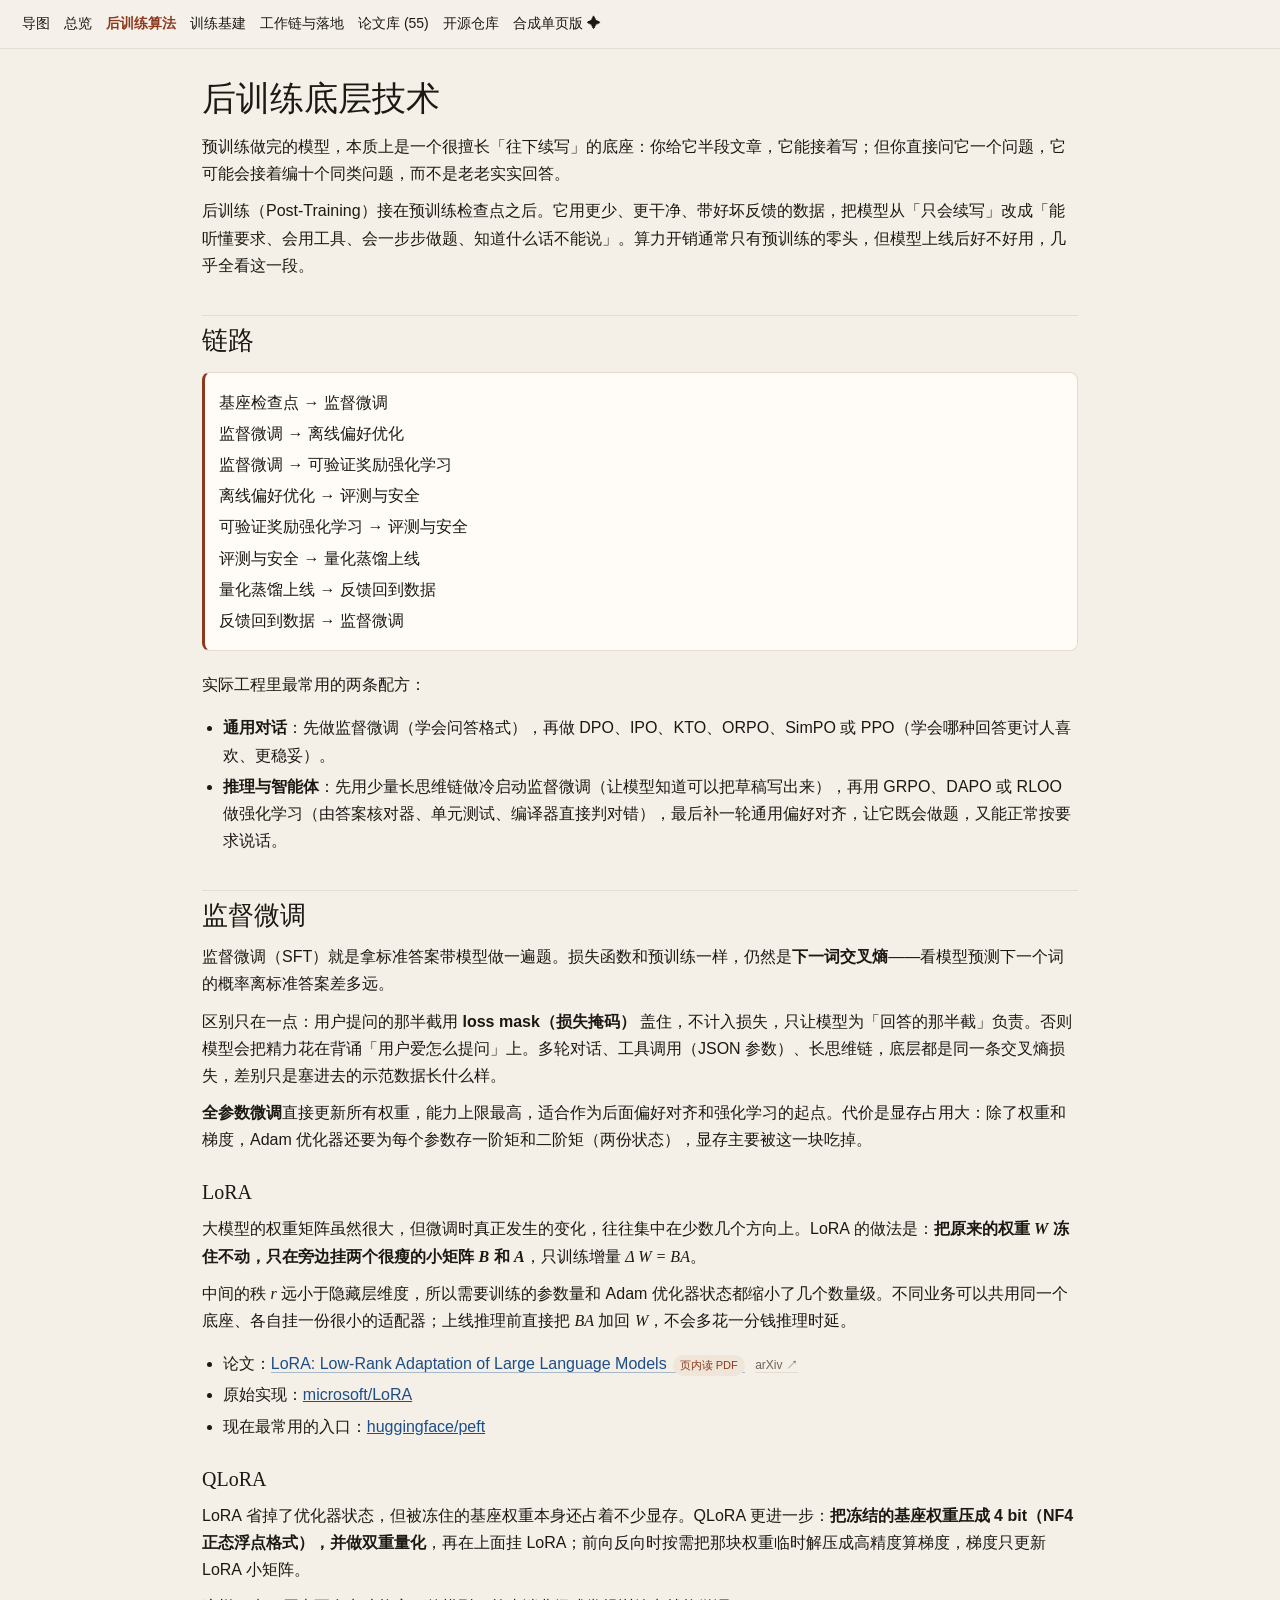
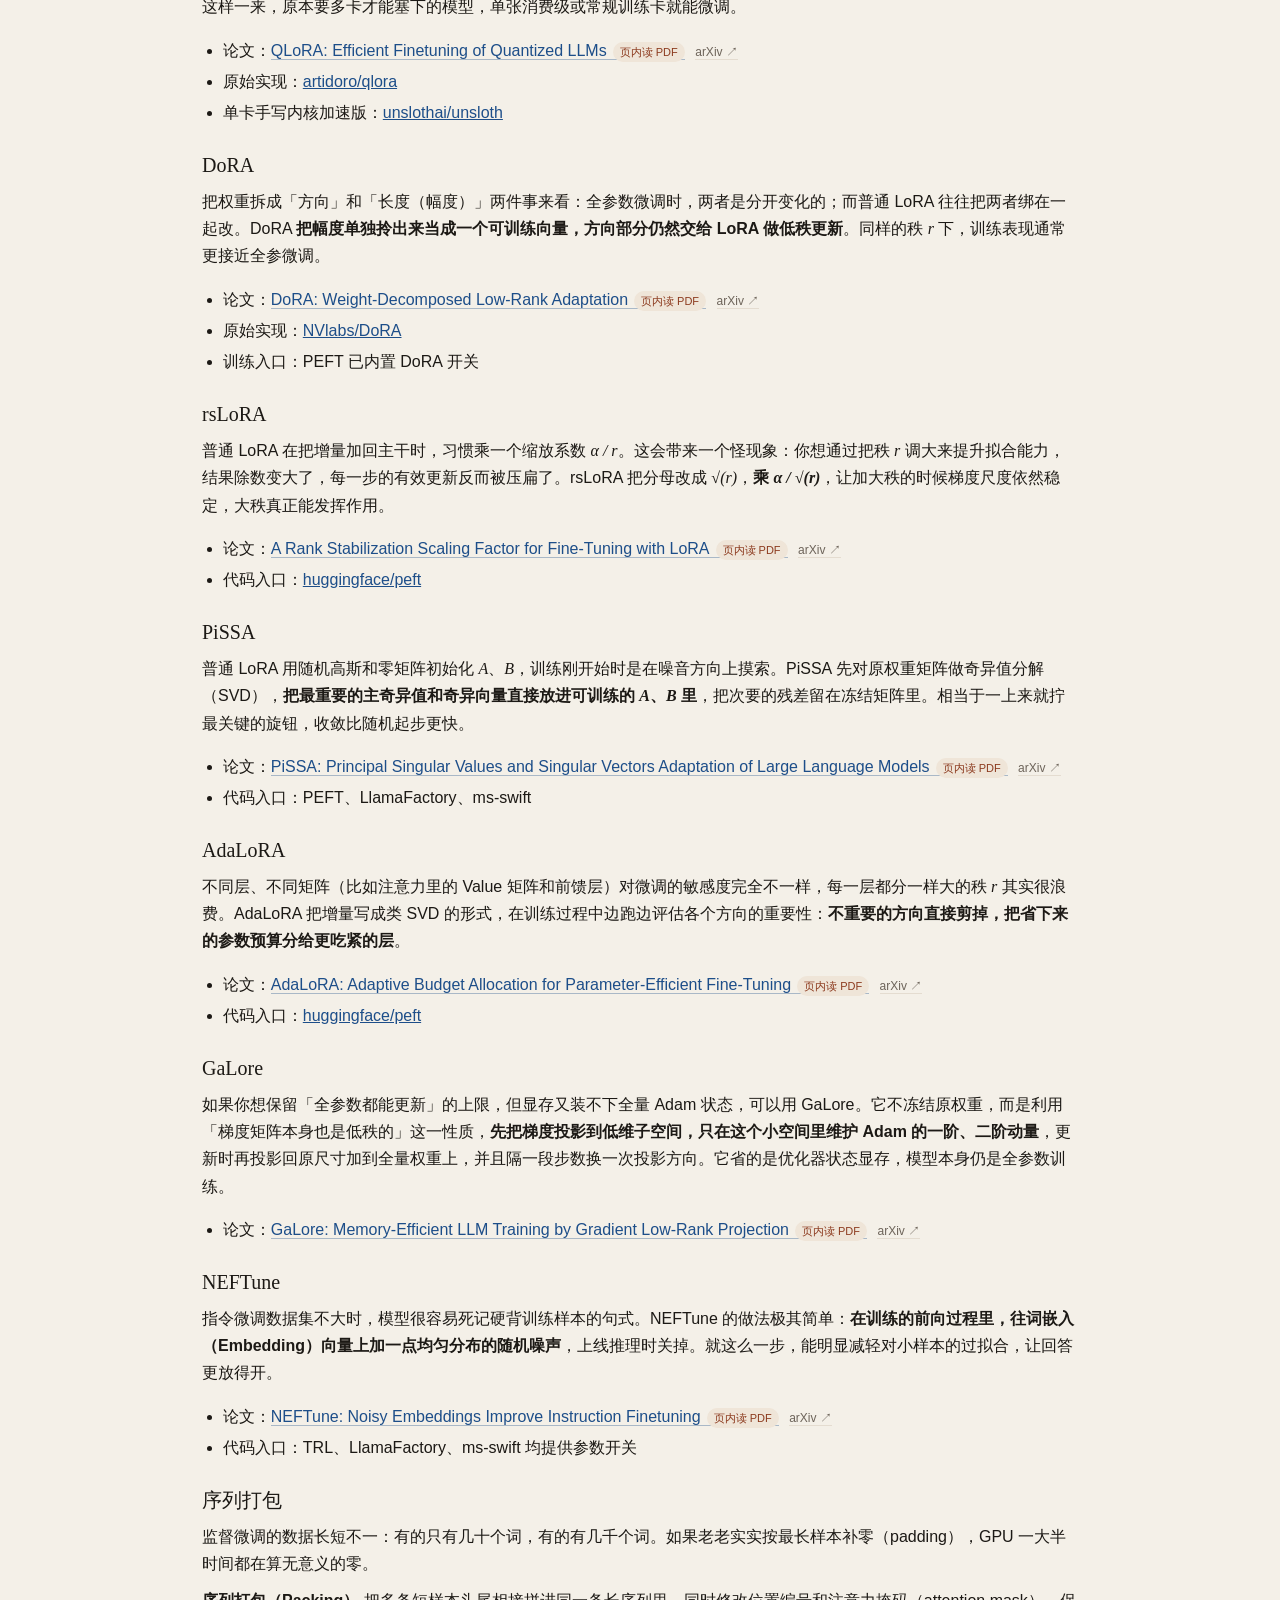
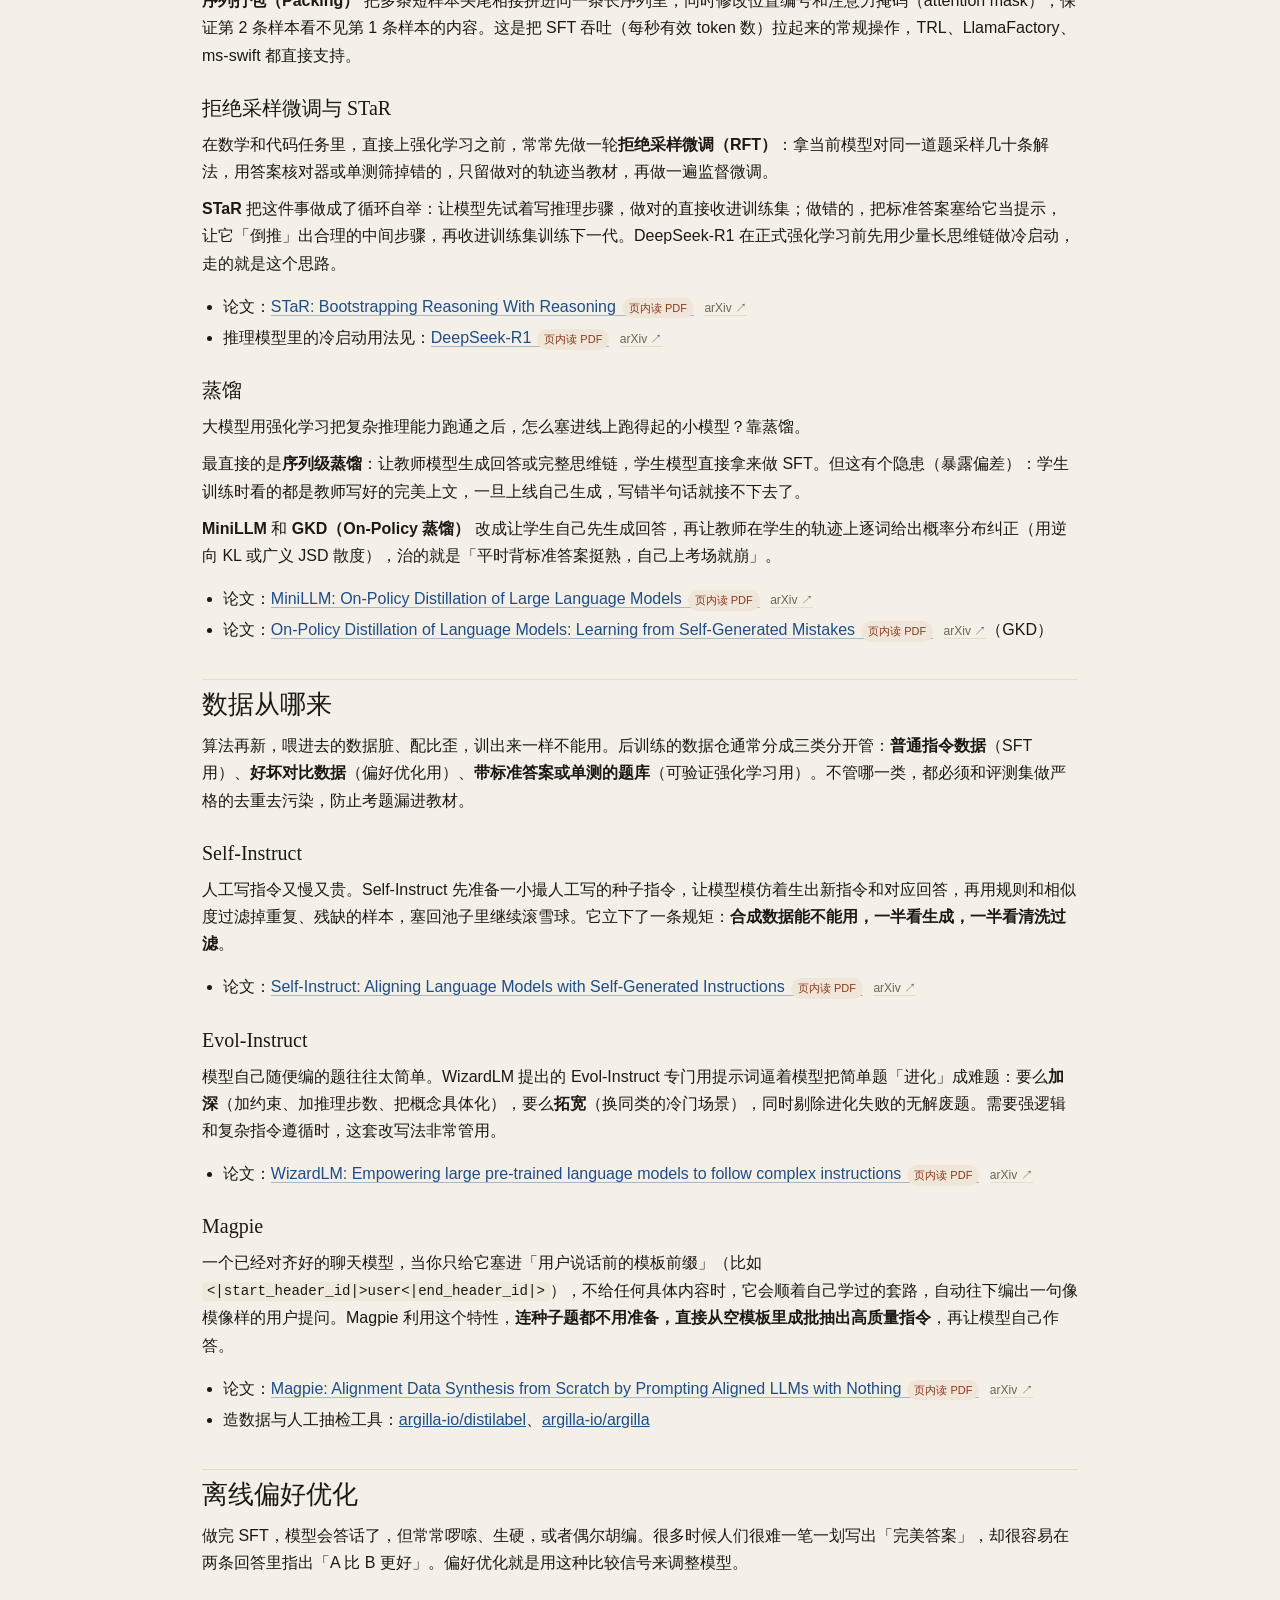
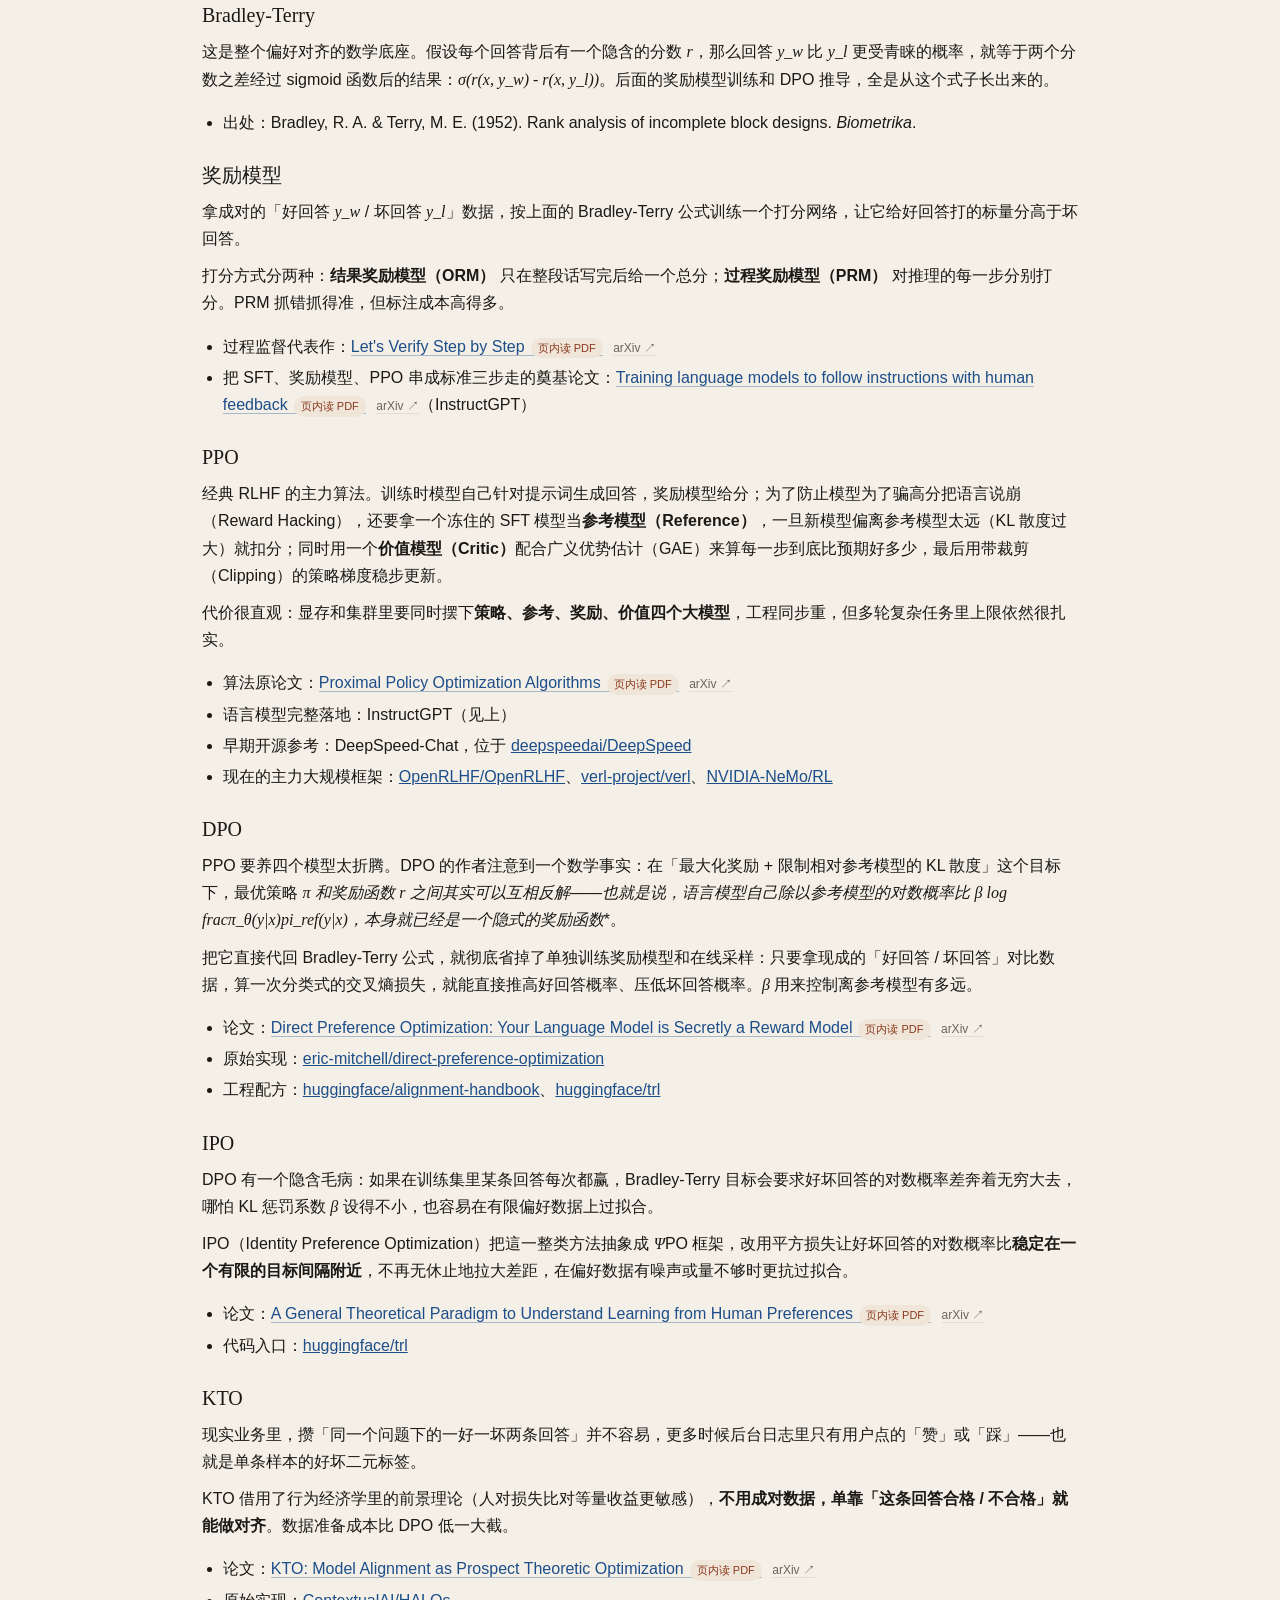
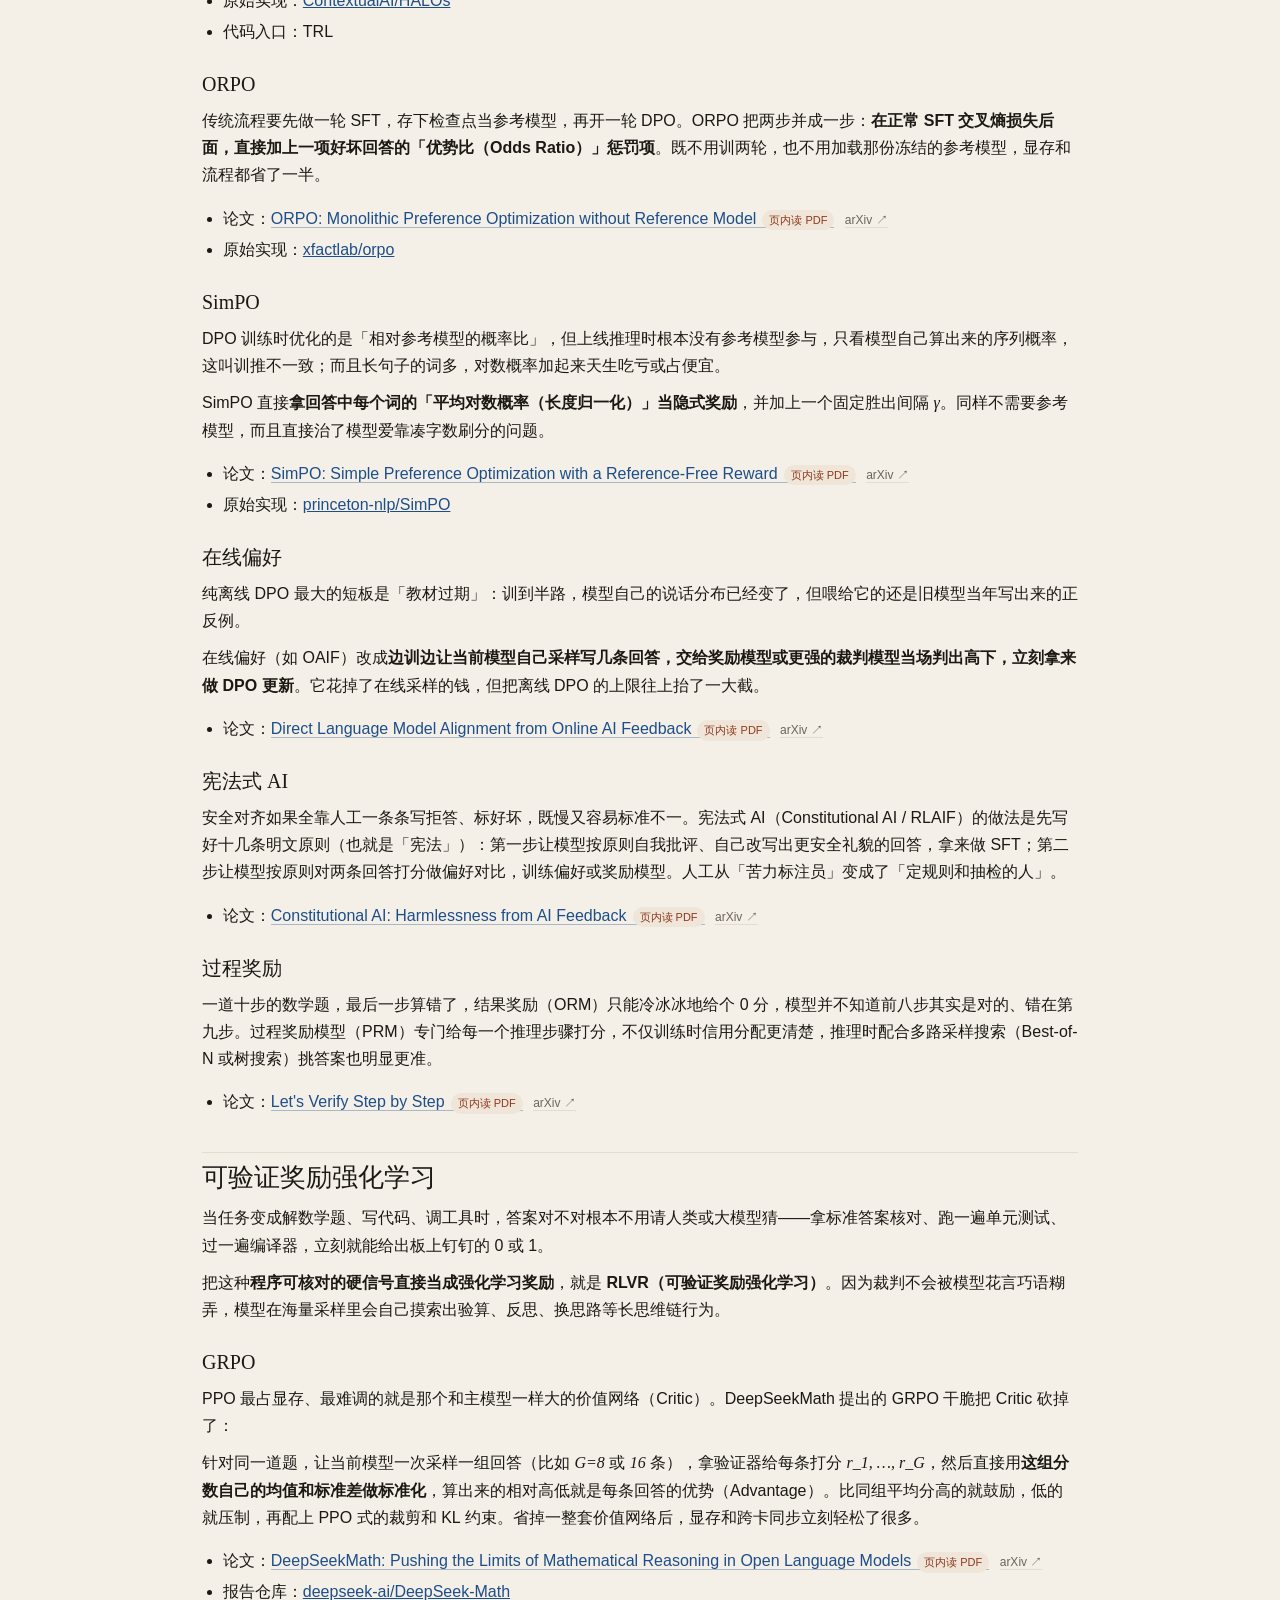
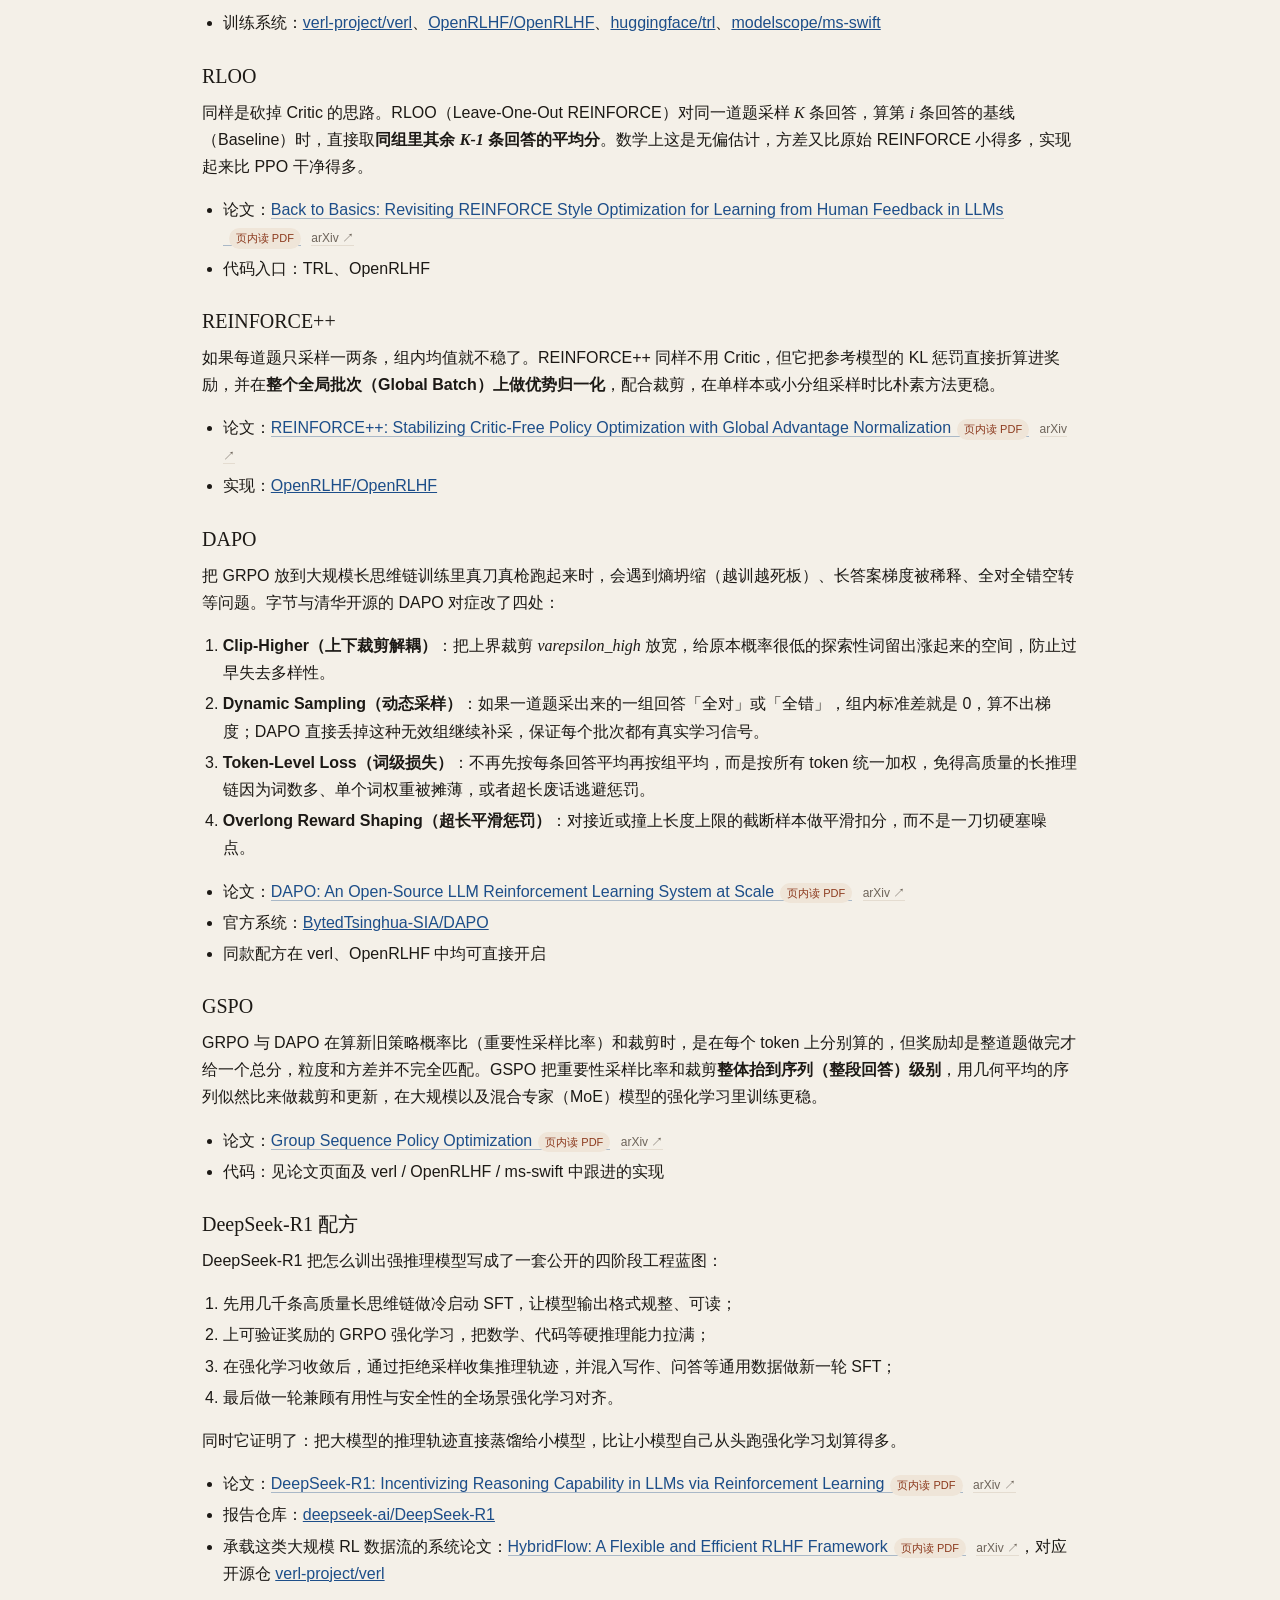
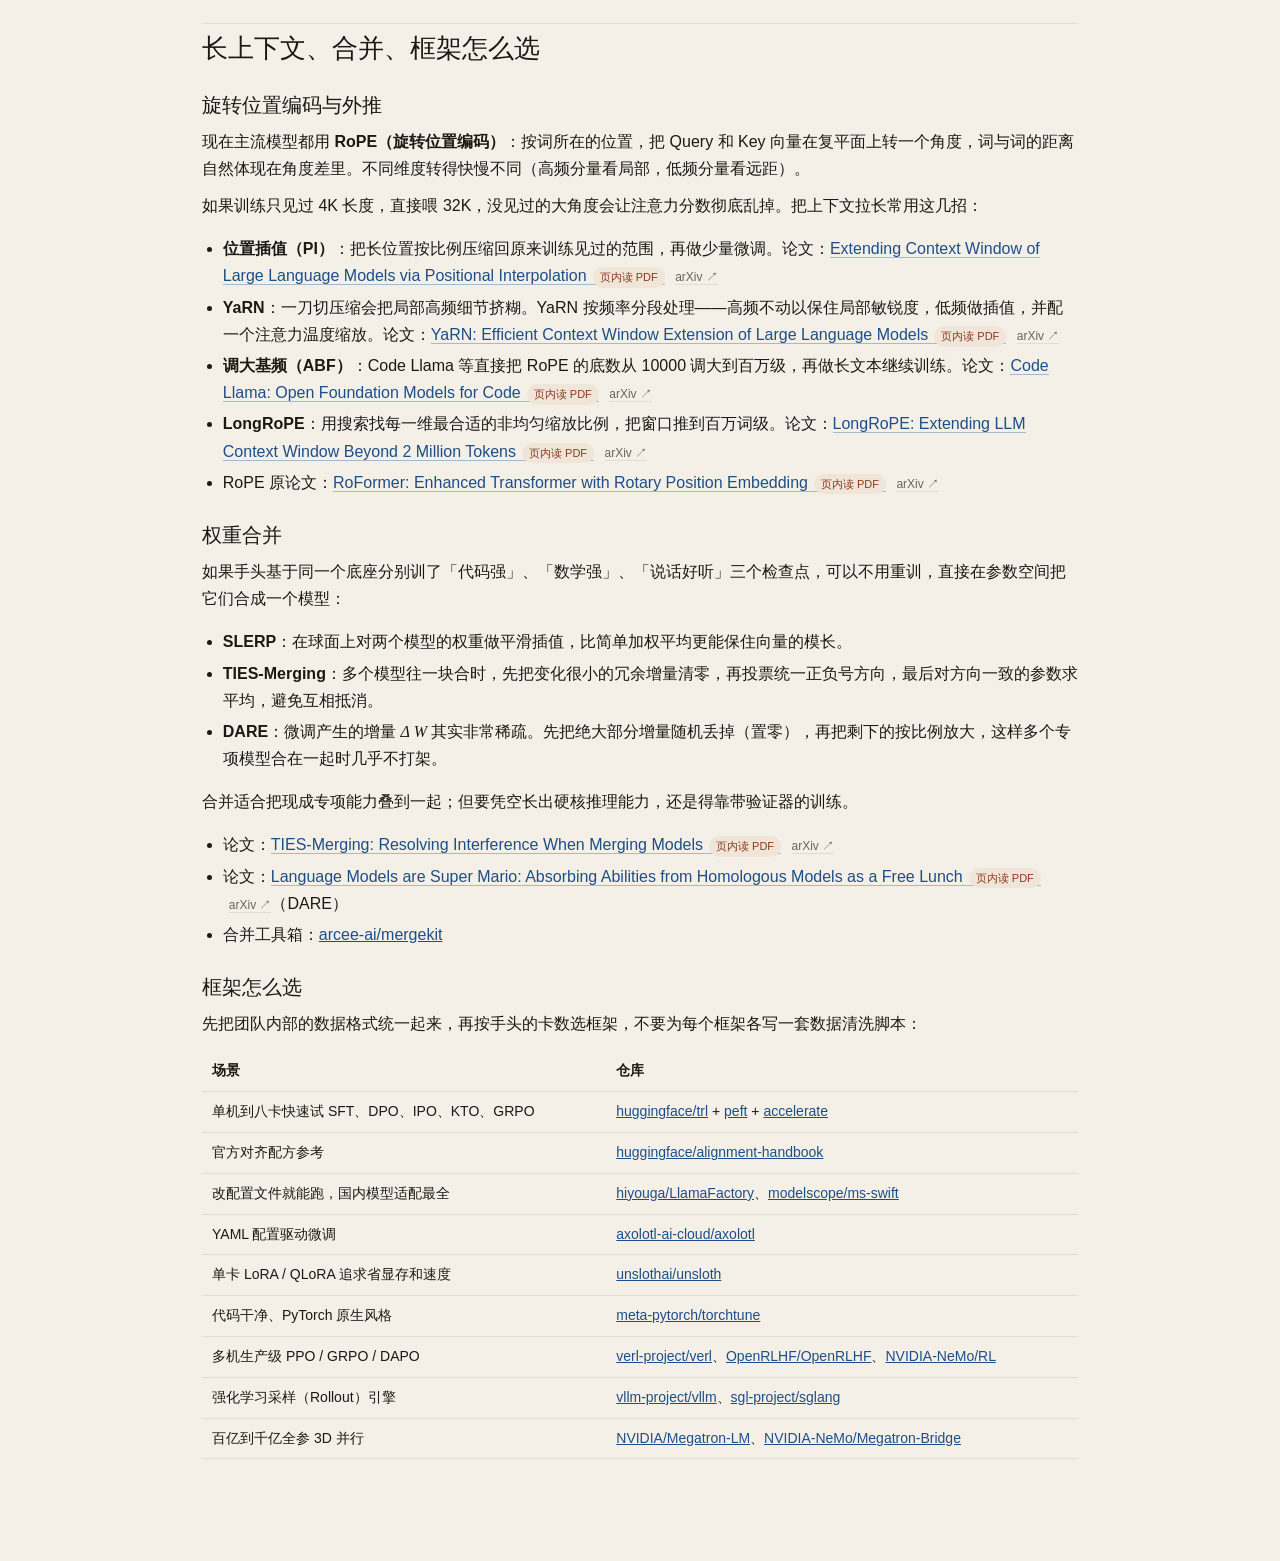
<file: 01-后训练底层技术.html>
<!DOCTYPE html>
<html lang="zh-CN">
<head>
<meta charset="utf-8">
<meta name="viewport" content="width=device-width, initial-scale=1">
<title>01-后训练底层技术 · 基模爷大学习</title>
<link rel="stylesheet" href="笔记.css">
</head>
<body>
<nav><a href="思维导图.html">导图</a><a href="README.html">总览</a><a class="here" href="01-后训练底层技术.html">后训练算法</a><a href="02-训练基础设施.html">训练基建</a><a href="03-工作链与落地.html">工作链与落地</a><a href="04-论文索引.html">论文库 (55)</a><a href="05-仓库索引.html">开源仓库</a><a href="release/基模爷大学习.html">合成单页版 ✦</a></nav>
<div class="page-split" id="page-split">
  <article><h1>后训练底层技术</h1>
<p>预训练做完的模型，本质上是一个很擅长「往下续写」的底座：你给它半段文章，它能接着写；但你直接问它一个问题，它可能会接着编十个同类问题，而不是老老实实回答。</p>
<p>后训练（Post-Training）接在预训练检查点之后。它用更少、更干净、带好坏反馈的数据，把模型从「只会续写」改成「能听懂要求、会用工具、会一步步做题、知道什么话不能说」。算力开销通常只有预训练的零头，但模型上线后好不好用，几乎全看这一段。</p>
<p><a id="pipeline"></a></p>
<h2>链路</h2>
<div class="flow"><p>基座检查点 → 监督微调</p><p>监督微调 → 离线偏好优化</p><p>监督微调 → 可验证奖励强化学习</p><p>离线偏好优化 → 评测与安全</p><p>可验证奖励强化学习 → 评测与安全</p><p>评测与安全 → 量化蒸馏上线</p><p>量化蒸馏上线 → 反馈回到数据</p><p>反馈回到数据 → 监督微调</p></div>

<p>实际工程里最常用的两条配方：</p>
<ul>
<li><strong>通用对话</strong>：先做监督微调（学会问答格式），再做 DPO、IPO、KTO、ORPO、SimPO 或 PPO（学会哪种回答更讨人喜欢、更稳妥）。</li>
<li><strong>推理与智能体</strong>：先用少量长思维链做冷启动监督微调（让模型知道可以把草稿写出来），再用 GRPO、DAPO 或 RLOO 做强化学习（由答案核对器、单元测试、编译器直接判对错），最后补一轮通用偏好对齐，让它既会做题，又能正常按要求说话。</li>
</ul>
<p><a id="sft"></a></p>
<h2>监督微调</h2>
<p>监督微调（SFT）就是拿标准答案带模型做一遍题。损失函数和预训练一样，仍然是<strong>下一词交叉熵</strong>——看模型预测下一个词的概率离标准答案差多远。</p>
<p>区别只在一点：用户提问的那半截用 <strong>loss mask（损失掩码）</strong> 盖住，不计入损失，只让模型为「回答的那半截」负责。否则模型会把精力花在背诵「用户爱怎么提问」上。多轮对话、工具调用（JSON 参数）、长思维链，底层都是同一条交叉熵损失，差别只是塞进去的示范数据长什么样。</p>
<p><strong>全参数微调</strong>直接更新所有权重，能力上限最高，适合作为后面偏好对齐和强化学习的起点。代价是显存占用大：除了权重和梯度，Adam 优化器还要为每个参数存一阶矩和二阶矩（两份状态），显存主要被这一块吃掉。</p>
<p><a id="lora"></a></p>
<h3>LoRA</h3>
<p>大模型的权重矩阵虽然很大，但微调时真正发生的变化，往往集中在少数几个方向上。LoRA 的做法是：<strong>把原来的权重 <span class="math">W</span> 冻住不动，只在旁边挂两个很瘦的小矩阵 <span class="math">B</span> 和 <span class="math">A</span></strong>，只训练增量 <span class="math">Δ W = BA</span>。</p>
<p>中间的秩 <span class="math">r</span> 远小于隐藏层维度，所以需要训练的参数量和 Adam 优化器状态都缩小了几个数量级。不同业务可以共用同一个底座、各自挂一份很小的适配器；上线推理前直接把 <span class="math">BA</span> 加回 <span class="math">W</span>，不会多花一分钱推理时延。</p>
<ul>
<li>论文：<a class="paper-link" href="论文/2106.09685.pdf" data-paper="2106.09685" data-title="LoRA: Low-Rank Adaptation of Large Language Models">LoRA: Low-Rank Adaptation of Large Language Models<span class="read-pill">页内读 PDF</span></a> <a class="arxiv" target="_blank" rel="noopener" href="https://arxiv.org/abs/2106.09685">arXiv ↗</a></li>
<li>原始实现：<a href="https://github.com/microsoft/LoRA">microsoft/LoRA</a></li>
<li>现在最常用的入口：<a href="https://github.com/huggingface/peft">huggingface/peft</a></li>
</ul>
<p><a id="qlora"></a></p>
<h3>QLoRA</h3>
<p>LoRA 省掉了优化器状态，但被冻住的基座权重本身还占着不少显存。QLoRA 更进一步：<strong>把冻结的基座权重压成 4 bit（NF4 正态浮点格式），并做双重量化</strong>，再在上面挂 LoRA；前向反向时按需把那块权重临时解压成高精度算梯度，梯度只更新 LoRA 小矩阵。</p>
<p>这样一来，原本要多卡才能塞下的模型，单张消费级或常规训练卡就能微调。</p>
<ul>
<li>论文：<a class="paper-link" href="论文/2305.14314.pdf" data-paper="2305.14314" data-title="QLoRA: Efficient Finetuning of Quantized LLMs">QLoRA: Efficient Finetuning of Quantized LLMs<span class="read-pill">页内读 PDF</span></a> <a class="arxiv" target="_blank" rel="noopener" href="https://arxiv.org/abs/2305.14314">arXiv ↗</a></li>
<li>原始实现：<a href="https://github.com/artidoro/qlora">artidoro/qlora</a></li>
<li>单卡手写内核加速版：<a href="https://github.com/unslothai/unsloth">unslothai/unsloth</a></li>
</ul>
<p><a id="dora"></a></p>
<h3>DoRA</h3>
<p>把权重拆成「方向」和「长度（幅度）」两件事来看：全参数微调时，两者是分开变化的；而普通 LoRA 往往把两者绑在一起改。DoRA <strong>把幅度单独拎出来当成一个可训练向量，方向部分仍然交给 LoRA 做低秩更新</strong>。同样的秩 <span class="math">r</span> 下，训练表现通常更接近全参微调。</p>
<ul>
<li>论文：<a class="paper-link" href="论文/2402.09353.pdf" data-paper="2402.09353" data-title="DoRA: Weight-Decomposed Low-Rank Adaptation">DoRA: Weight-Decomposed Low-Rank Adaptation<span class="read-pill">页内读 PDF</span></a> <a class="arxiv" target="_blank" rel="noopener" href="https://arxiv.org/abs/2402.09353">arXiv ↗</a></li>
<li>原始实现：<a href="https://github.com/NVlabs/DoRA">NVlabs/DoRA</a></li>
<li>训练入口：PEFT 已内置 DoRA 开关</li>
</ul>
<p><a id="rslora"></a></p>
<h3>rsLoRA</h3>
<p>普通 LoRA 在把增量加回主干时，习惯乘一个缩放系数 <span class="math">α / r</span>。这会带来一个怪现象：你想通过把秩 <span class="math">r</span> 调大来提升拟合能力，结果除数变大了，每一步的有效更新反而被压扁了。rsLoRA 把分母改成 <span class="math">√(r)</span>，<strong>乘 <span class="math">α / √(r)</span></strong>，让加大秩的时候梯度尺度依然稳定，大秩真正能发挥作用。</p>
<ul>
<li>论文：<a class="paper-link" href="论文/2312.03732.pdf" data-paper="2312.03732" data-title="A Rank Stabilization Scaling Factor for Fine-Tuning with LoRA">A Rank Stabilization Scaling Factor for Fine-Tuning with LoRA<span class="read-pill">页内读 PDF</span></a> <a class="arxiv" target="_blank" rel="noopener" href="https://arxiv.org/abs/2312.03732">arXiv ↗</a></li>
<li>代码入口：<a href="https://github.com/huggingface/peft">huggingface/peft</a></li>
</ul>
<p><a id="pissa"></a></p>
<h3>PiSSA</h3>
<p>普通 LoRA 用随机高斯和零矩阵初始化 <span class="math">A</span>、<span class="math">B</span>，训练刚开始时是在噪音方向上摸索。PiSSA 先对原权重矩阵做奇异值分解（SVD），<strong>把最重要的主奇异值和奇异向量直接放进可训练的 <span class="math">A</span>、<span class="math">B</span> 里</strong>，把次要的残差留在冻结矩阵里。相当于一上来就拧最关键的旋钮，收敛比随机起步更快。</p>
<ul>
<li>论文：<a class="paper-link" href="论文/2404.02948.pdf" data-paper="2404.02948" data-title="PiSSA: Principal Singular Values and Singular Vectors Adaptation of Large Language Models">PiSSA: Principal Singular Values and Singular Vectors Adaptation of Large Language Models<span class="read-pill">页内读 PDF</span></a> <a class="arxiv" target="_blank" rel="noopener" href="https://arxiv.org/abs/2404.02948">arXiv ↗</a></li>
<li>代码入口：PEFT、LlamaFactory、ms-swift</li>
</ul>
<p><a id="adalora"></a></p>
<h3>AdaLoRA</h3>
<p>不同层、不同矩阵（比如注意力里的 Value 矩阵和前馈层）对微调的敏感度完全不一样，每一层都分一样大的秩 <span class="math">r</span> 其实很浪费。AdaLoRA 把增量写成类 SVD 的形式，在训练过程中边跑边评估各个方向的重要性：<strong>不重要的方向直接剪掉，把省下来的参数预算分给更吃紧的层</strong>。</p>
<ul>
<li>论文：<a class="paper-link" href="论文/2303.10512.pdf" data-paper="2303.10512" data-title="AdaLoRA: Adaptive Budget Allocation for Parameter-Efficient Fine-Tuning">AdaLoRA: Adaptive Budget Allocation for Parameter-Efficient Fine-Tuning<span class="read-pill">页内读 PDF</span></a> <a class="arxiv" target="_blank" rel="noopener" href="https://arxiv.org/abs/2303.10512">arXiv ↗</a></li>
<li>代码入口：<a href="https://github.com/huggingface/peft">huggingface/peft</a></li>
</ul>
<p><a id="galore"></a></p>
<h3>GaLore</h3>
<p>如果你想保留「全参数都能更新」的上限，但显存又装不下全量 Adam 状态，可以用 GaLore。它不冻结原权重，而是利用「梯度矩阵本身也是低秩的」这一性质，<strong>先把梯度投影到低维子空间，只在这个小空间里维护 Adam 的一阶、二阶动量</strong>，更新时再投影回原尺寸加到全量权重上，并且隔一段步数换一次投影方向。它省的是优化器状态显存，模型本身仍是全参数训练。</p>
<ul>
<li>论文：<a class="paper-link" href="论文/2403.03507.pdf" data-paper="2403.03507" data-title="GaLore: Memory-Efficient LLM Training by Gradient Low-Rank Projection">GaLore: Memory-Efficient LLM Training by Gradient Low-Rank Projection<span class="read-pill">页内读 PDF</span></a> <a class="arxiv" target="_blank" rel="noopener" href="https://arxiv.org/abs/2403.03507">arXiv ↗</a></li>
</ul>
<p><a id="neftune"></a></p>
<h3>NEFTune</h3>
<p>指令微调数据集不大时，模型很容易死记硬背训练样本的句式。NEFTune 的做法极其简单：<strong>在训练的前向过程里，往词嵌入（Embedding）向量上加一点均匀分布的随机噪声</strong>，上线推理时关掉。就这么一步，能明显减轻对小样本的过拟合，让回答更放得开。</p>
<ul>
<li>论文：<a class="paper-link" href="论文/2310.05914.pdf" data-paper="2310.05914" data-title="NEFTune: Noisy Embeddings Improve Instruction Finetuning">NEFTune: Noisy Embeddings Improve Instruction Finetuning<span class="read-pill">页内读 PDF</span></a> <a class="arxiv" target="_blank" rel="noopener" href="https://arxiv.org/abs/2310.05914">arXiv ↗</a></li>
<li>代码入口：TRL、LlamaFactory、ms-swift 均提供参数开关</li>
</ul>
<p><a id="packing"></a></p>
<h3>序列打包</h3>
<p>监督微调的数据长短不一：有的只有几十个词，有的有几千个词。如果老老实实按最长样本补零（padding），GPU 一大半时间都在算无意义的零。</p>
<p><strong>序列打包（Packing）</strong> 把多条短样本头尾相接拼进同一条长序列里，同时修改位置编号和注意力掩码（attention mask），保证第 2 条样本看不见第 1 条样本的内容。这是把 SFT 吞吐（每秒有效 token 数）拉起来的常规操作，TRL、LlamaFactory、ms-swift 都直接支持。</p>
<p><a id="rft-star"></a></p>
<h3>拒绝采样微调与 STaR</h3>
<p>在数学和代码任务里，直接上强化学习之前，常常先做一轮<strong>拒绝采样微调（RFT）</strong>：拿当前模型对同一道题采样几十条解法，用答案核对器或单测筛掉错的，只留做对的轨迹当教材，再做一遍监督微调。</p>
<p><strong>STaR</strong> 把这件事做成了循环自举：让模型先试着写推理步骤，做对的直接收进训练集；做错的，把标准答案塞给它当提示，让它「倒推」出合理的中间步骤，再收进训练集训练下一代。DeepSeek-R1 在正式强化学习前先用少量长思维链做冷启动，走的就是这个思路。</p>
<ul>
<li>论文：<a class="paper-link" href="论文/2203.14465.pdf" data-paper="2203.14465" data-title="STaR: Bootstrapping Reasoning With Reasoning">STaR: Bootstrapping Reasoning With Reasoning<span class="read-pill">页内读 PDF</span></a> <a class="arxiv" target="_blank" rel="noopener" href="https://arxiv.org/abs/2203.14465">arXiv ↗</a></li>
<li>推理模型里的冷启动用法见：<a class="paper-link" href="论文/2501.12948.pdf" data-paper="2501.12948" data-title="DeepSeek-R1: Incentivizing Reasoning Capability in LLMs via Reinforcement Learning">DeepSeek-R1<span class="read-pill">页内读 PDF</span></a> <a class="arxiv" target="_blank" rel="noopener" href="https://arxiv.org/abs/2501.12948">arXiv ↗</a></li>
</ul>
<p><a id="distill"></a></p>
<h3>蒸馏</h3>
<p>大模型用强化学习把复杂推理能力跑通之后，怎么塞进线上跑得起的小模型？靠蒸馏。</p>
<p>最直接的是<strong>序列级蒸馏</strong>：让教师模型生成回答或完整思维链，学生模型直接拿来做 SFT。但这有个隐患（暴露偏差）：学生训练时看的都是教师写好的完美上文，一旦上线自己生成，写错半句话就接不下去了。</p>
<p><strong>MiniLLM</strong> 和 <strong>GKD（On-Policy 蒸馏）</strong> 改成让学生自己先生成回答，再让教师在学生的轨迹上逐词给出概率分布纠正（用逆向 KL 或广义 JSD 散度），治的就是「平时背标准答案挺熟，自己上考场就崩」。</p>
<ul>
<li>论文：<a class="paper-link" href="论文/2306.08543.pdf" data-paper="2306.08543" data-title="MiniLLM: On-Policy Distillation of Large Language Models">MiniLLM: On-Policy Distillation of Large Language Models<span class="read-pill">页内读 PDF</span></a> <a class="arxiv" target="_blank" rel="noopener" href="https://arxiv.org/abs/2306.08543">arXiv ↗</a></li>
<li>论文：<a class="paper-link" href="论文/2306.13649.pdf" data-paper="2306.13649" data-title="On-Policy Distillation of Language Models: Learning from Self-Generated Mistakes">On-Policy Distillation of Language Models: Learning from Self-Generated Mistakes<span class="read-pill">页内读 PDF</span></a> <a class="arxiv" target="_blank" rel="noopener" href="https://arxiv.org/abs/2306.13649">arXiv ↗</a>（GKD）</li>
</ul>
<p><a id="self-instruct"></a></p>
<h2>数据从哪来</h2>
<p>算法再新，喂进去的数据脏、配比歪，训出来一样不能用。后训练的数据仓通常分成三类分开管：<strong>普通指令数据</strong>（SFT 用）、<strong>好坏对比数据</strong>（偏好优化用）、<strong>带标准答案或单测的题库</strong>（可验证强化学习用）。不管哪一类，都必须和评测集做严格的去重去污染，防止考题漏进教材。</p>
<p><a id="self-instruct-method"></a></p>
<h3>Self-Instruct</h3>
<p>人工写指令又慢又贵。Self-Instruct 先准备一小撮人工写的种子指令，让模型模仿着生出新指令和对应回答，再用规则和相似度过滤掉重复、残缺的样本，塞回池子里继续滚雪球。它立下了一条规矩：<strong>合成数据能不能用，一半看生成，一半看清洗过滤</strong>。</p>
<ul>
<li>论文：<a class="paper-link" href="论文/2212.10560.pdf" data-paper="2212.10560" data-title="Self-Instruct: Aligning Language Models with Self-Generated Instructions">Self-Instruct: Aligning Language Models with Self-Generated Instructions<span class="read-pill">页内读 PDF</span></a> <a class="arxiv" target="_blank" rel="noopener" href="https://arxiv.org/abs/2212.10560">arXiv ↗</a></li>
</ul>
<p><a id="evol-instruct"></a></p>
<h3>Evol-Instruct</h3>
<p>模型自己随便编的题往往太简单。WizardLM 提出的 Evol-Instruct 专门用提示词逼着模型把简单题「进化」成难题：要么<strong>加深</strong>（加约束、加推理步数、把概念具体化），要么<strong>拓宽</strong>（换同类的冷门场景），同时剔除进化失败的无解废题。需要强逻辑和复杂指令遵循时，这套改写法非常管用。</p>
<ul>
<li>论文：<a class="paper-link" href="论文/2304.12244.pdf" data-paper="2304.12244" data-title="WizardLM: Empowering large pre-trained language models to follow complex instructions">WizardLM: Empowering large pre-trained language models to follow complex instructions<span class="read-pill">页内读 PDF</span></a> <a class="arxiv" target="_blank" rel="noopener" href="https://arxiv.org/abs/2304.12244">arXiv ↗</a></li>
</ul>
<p><a id="magpie"></a></p>
<h3>Magpie</h3>
<p>一个已经对齐好的聊天模型，当你只给它塞进「用户说话前的模板前缀」（比如 <code>&lt;|start_header_id|&gt;user&lt;|end_header_id|&gt;</code>），不给任何具体内容时，它会顺着自己学过的套路，自动往下编出一句像模像样的用户提问。Magpie 利用这个特性，<strong>连种子题都不用准备，直接从空模板里成批抽出高质量指令</strong>，再让模型自己作答。</p>
<ul>
<li>论文：<a class="paper-link" href="论文/2406.08464.pdf" data-paper="2406.08464" data-title="Magpie: Alignment Data Synthesis from Scratch by Prompting Aligned LLMs with Nothing">Magpie: Alignment Data Synthesis from Scratch by Prompting Aligned LLMs with Nothing<span class="read-pill">页内读 PDF</span></a> <a class="arxiv" target="_blank" rel="noopener" href="https://arxiv.org/abs/2406.08464">arXiv ↗</a></li>
<li>造数据与人工抽检工具：<a href="https://github.com/argilla-io/distilabel">argilla-io/distilabel</a>、<a href="https://github.com/argilla-io/argilla">argilla-io/argilla</a></li>
</ul>
<p><a id="bradley-terry"></a></p>
<h2>离线偏好优化</h2>
<p>做完 SFT，模型会答话了，但常常啰嗦、生硬，或者偶尔胡编。很多时候人们很难一笔一划写出「完美答案」，却很容易在两条回答里指出「A 比 B 更好」。偏好优化就是用这种比较信号来调整模型。</p>
<p><a id="bradley-terry-model"></a></p>
<h3>Bradley-Terry</h3>
<p>这是整个偏好对齐的数学底座。假设每个回答背后有一个隐含的分数 <span class="math">r</span>，那么回答 <span class="math">y_w</span> 比 <span class="math">y_l</span> 更受青睐的概率，就等于两个分数之差经过 sigmoid 函数后的结果：<span class="math">σ(r(x, y_w) - r(x, y_l))</span>。后面的奖励模型训练和 DPO 推导，全是从这个式子长出来的。</p>
<ul>
<li>出处：Bradley, R. A. &amp; Terry, M. E. (1952). Rank analysis of incomplete block designs. <em>Biometrika</em>.</li>
</ul>
<p><a id="reward-model"></a></p>
<h3>奖励模型</h3>
<p>拿成对的「好回答 <span class="math">y_w</span> / 坏回答 <span class="math">y_l</span>」数据，按上面的 Bradley-Terry 公式训练一个打分网络，让它给好回答打的标量分高于坏回答。</p>
<p>打分方式分两种：<strong>结果奖励模型（ORM）</strong> 只在整段话写完后给一个总分；<strong>过程奖励模型（PRM）</strong> 对推理的每一步分别打分。PRM 抓错抓得准，但标注成本高得多。</p>
<ul>
<li>过程监督代表作：<a class="paper-link" href="论文/2305.20050.pdf" data-paper="2305.20050" data-title="Let&#x27;s Verify Step by Step">Let's Verify Step by Step<span class="read-pill">页内读 PDF</span></a> <a class="arxiv" target="_blank" rel="noopener" href="https://arxiv.org/abs/2305.20050">arXiv ↗</a></li>
<li>把 SFT、奖励模型、PPO 串成标准三步走的奠基论文：<a class="paper-link" href="论文/2203.02155.pdf" data-paper="2203.02155" data-title="Training language models to follow instructions with human feedback">Training language models to follow instructions with human feedback<span class="read-pill">页内读 PDF</span></a> <a class="arxiv" target="_blank" rel="noopener" href="https://arxiv.org/abs/2203.02155">arXiv ↗</a>（InstructGPT）</li>
</ul>
<p><a id="ppo-rlhf"></a></p>
<h3>PPO</h3>
<p>经典 RLHF 的主力算法。训练时模型自己针对提示词生成回答，奖励模型给分；为了防止模型为了骗高分把语言说崩（Reward Hacking），还要拿一个冻住的 SFT 模型当<strong>参考模型（Reference）</strong>，一旦新模型偏离参考模型太远（KL 散度过大）就扣分；同时用一个<strong>价值模型（Critic）</strong>配合广义优势估计（GAE）来算每一步到底比预期好多少，最后用带裁剪（Clipping）的策略梯度稳步更新。</p>
<p>代价很直观：显存和集群里要同时摆下<strong>策略、参考、奖励、价值四个大模型</strong>，工程同步重，但多轮复杂任务里上限依然很扎实。</p>
<ul>
<li>算法原论文：<a class="paper-link" href="论文/1707.06347.pdf" data-paper="1707.06347" data-title="Proximal Policy Optimization Algorithms">Proximal Policy Optimization Algorithms<span class="read-pill">页内读 PDF</span></a> <a class="arxiv" target="_blank" rel="noopener" href="https://arxiv.org/abs/1707.06347">arXiv ↗</a></li>
<li>语言模型完整落地：InstructGPT（见上）</li>
<li>早期开源参考：DeepSpeed-Chat，位于 <a href="https://github.com/deepspeedai/DeepSpeed">deepspeedai/DeepSpeed</a></li>
<li>现在的主力大规模框架：<a href="https://github.com/OpenRLHF/OpenRLHF">OpenRLHF/OpenRLHF</a>、<a href="https://github.com/verl-project/verl">verl-project/verl</a>、<a href="https://github.com/NVIDIA-NeMo/RL">NVIDIA-NeMo/RL</a></li>
</ul>
<p><a id="dpo"></a></p>
<h3>DPO</h3>
<p>PPO 要养四个模型太折腾。DPO 的作者注意到一个数学事实：在「最大化奖励 + 限制相对参考模型的 KL 散度」这个目标下，最优策略 <span class="math">π<em></span> 和奖励函数 <span class="math">r</span> 之间其实可以互相反解——也就是说，</em><em>语言模型自己除以参考模型的对数概率比 <span class="math">β log  fracπ_θ(y|x)pi_ref(y|x)</span>，本身就已经是一个隐式的奖励函数</em>*。</p>
<p>把它直接代回 Bradley-Terry 公式，就彻底省掉了单独训练奖励模型和在线采样：只要拿现成的「好回答 / 坏回答」对比数据，算一次分类式的交叉熵损失，就能直接推高好回答概率、压低坏回答概率。<span class="math">β</span> 用来控制离参考模型有多远。</p>
<ul>
<li>论文：<a class="paper-link" href="论文/2305.18290.pdf" data-paper="2305.18290" data-title="Direct Preference Optimization: Your Language Model is Secretly a Reward Model">Direct Preference Optimization: Your Language Model is Secretly a Reward Model<span class="read-pill">页内读 PDF</span></a> <a class="arxiv" target="_blank" rel="noopener" href="https://arxiv.org/abs/2305.18290">arXiv ↗</a></li>
<li>原始实现：<a href="https://github.com/eric-mitchell/direct-preference-optimization">eric-mitchell/direct-preference-optimization</a></li>
<li>工程配方：<a href="https://github.com/huggingface/alignment-handbook">huggingface/alignment-handbook</a>、<a href="https://github.com/huggingface/trl">huggingface/trl</a></li>
</ul>
<p><a id="ipo"></a></p>
<h3>IPO</h3>
<p>DPO 有一个隐含毛病：如果在训练集里某条回答每次都赢，Bradley-Terry 目标会要求好坏回答的对数概率差奔着无穷大去，哪怕 KL 惩罚系数 <span class="math">β</span> 设得不小，也容易在有限偏好数据上过拟合。</p>
<p>IPO（Identity Preference Optimization）把這一整类方法抽象成 <span class="math">Ψ</span>PO 框架，改用平方损失让好坏回答的对数概率比<strong>稳定在一个有限的目标间隔附近</strong>，不再无休止地拉大差距，在偏好数据有噪声或量不够时更抗过拟合。</p>
<ul>
<li>论文：<a class="paper-link" href="论文/2310.12036.pdf" data-paper="2310.12036" data-title="A General Theoretical Paradigm to Understand Learning from Human Preferences">A General Theoretical Paradigm to Understand Learning from Human Preferences<span class="read-pill">页内读 PDF</span></a> <a class="arxiv" target="_blank" rel="noopener" href="https://arxiv.org/abs/2310.12036">arXiv ↗</a></li>
<li>代码入口：<a href="https://github.com/huggingface/trl">huggingface/trl</a></li>
</ul>
<p><a id="kto"></a></p>
<h3>KTO</h3>
<p>现实业务里，攒「同一个问题下的一好一坏两条回答」并不容易，更多时候后台日志里只有用户点的「赞」或「踩」——也就是单条样本的好坏二元标签。</p>
<p>KTO 借用了行为经济学里的前景理论（人对损失比对等量收益更敏感），<strong>不用成对数据，单靠「这条回答合格 / 不合格」就能做对齐</strong>。数据准备成本比 DPO 低一大截。</p>
<ul>
<li>论文：<a class="paper-link" href="论文/2402.01306.pdf" data-paper="2402.01306" data-title="KTO: Model Alignment as Prospect Theoretic Optimization">KTO: Model Alignment as Prospect Theoretic Optimization<span class="read-pill">页内读 PDF</span></a> <a class="arxiv" target="_blank" rel="noopener" href="https://arxiv.org/abs/2402.01306">arXiv ↗</a></li>
<li>原始实现：<a href="https://github.com/ContextualAI/HALOs">ContextualAI/HALOs</a></li>
<li>代码入口：TRL</li>
</ul>
<p><a id="orpo"></a></p>
<h3>ORPO</h3>
<p>传统流程要先做一轮 SFT，存下检查点当参考模型，再开一轮 DPO。ORPO 把两步并成一步：<strong>在正常 SFT 交叉熵损失后面，直接加上一项好坏回答的「优势比（Odds Ratio）」惩罚项</strong>。既不用训两轮，也不用加载那份冻结的参考模型，显存和流程都省了一半。</p>
<ul>
<li>论文：<a class="paper-link" href="论文/2403.07691.pdf" data-paper="2403.07691" data-title="ORPO: Monolithic Preference Optimization without Reference Model">ORPO: Monolithic Preference Optimization without Reference Model<span class="read-pill">页内读 PDF</span></a> <a class="arxiv" target="_blank" rel="noopener" href="https://arxiv.org/abs/2403.07691">arXiv ↗</a></li>
<li>原始实现：<a href="https://github.com/xfactlab/orpo">xfactlab/orpo</a></li>
</ul>
<p><a id="simpo"></a></p>
<h3>SimPO</h3>
<p>DPO 训练时优化的是「相对参考模型的概率比」，但上线推理时根本没有参考模型参与，只看模型自己算出来的序列概率，这叫训推不一致；而且长句子的词多，对数概率加起来天生吃亏或占便宜。</p>
<p>SimPO 直接<strong>拿回答中每个词的「平均对数概率（长度归一化）」当隐式奖励</strong>，并加上一个固定胜出间隔 <span class="math">γ</span>。同样不需要参考模型，而且直接治了模型爱靠凑字数刷分的问题。</p>
<ul>
<li>论文：<a class="paper-link" href="论文/2405.14734.pdf" data-paper="2405.14734" data-title="SimPO: Simple Preference Optimization with a Reference-Free Reward">SimPO: Simple Preference Optimization with a Reference-Free Reward<span class="read-pill">页内读 PDF</span></a> <a class="arxiv" target="_blank" rel="noopener" href="https://arxiv.org/abs/2405.14734">arXiv ↗</a></li>
<li>原始实现：<a href="https://github.com/princeton-nlp/SimPO">princeton-nlp/SimPO</a></li>
</ul>
<p><a id="online-dpo"></a></p>
<h3>在线偏好</h3>
<p>纯离线 DPO 最大的短板是「教材过期」：训到半路，模型自己的说话分布已经变了，但喂给它的还是旧模型当年写出来的正反例。</p>
<p>在线偏好（如 OAIF）改成<strong>边训边让当前模型自己采样写几条回答，交给奖励模型或更强的裁判模型当场判出高下，立刻拿来做 DPO 更新</strong>。它花掉了在线采样的钱，但把离线 DPO 的上限往上抬了一大截。</p>
<ul>
<li>论文：<a class="paper-link" href="论文/2402.04792.pdf" data-paper="2402.04792" data-title="Direct Language Model Alignment from Online AI Feedback">Direct Language Model Alignment from Online AI Feedback<span class="read-pill">页内读 PDF</span></a> <a class="arxiv" target="_blank" rel="noopener" href="https://arxiv.org/abs/2402.04792">arXiv ↗</a></li>
</ul>
<p><a id="cai"></a></p>
<h3>宪法式 AI</h3>
<p>安全对齐如果全靠人工一条条写拒答、标好坏，既慢又容易标准不一。宪法式 AI（Constitutional AI / RLAIF）的做法是先写好十几条明文原则（也就是「宪法」）：第一步让模型按原则自我批评、自己改写出更安全礼貌的回答，拿来做 SFT；第二步让模型按原则对两条回答打分做偏好对比，训练偏好或奖励模型。人工从「苦力标注员」变成了「定规则和抽检的人」。</p>
<ul>
<li>论文：<a class="paper-link" href="论文/2212.08073.pdf" data-paper="2212.08073" data-title="Constitutional AI: Harmlessness from AI Feedback">Constitutional AI: Harmlessness from AI Feedback<span class="read-pill">页内读 PDF</span></a> <a class="arxiv" target="_blank" rel="noopener" href="https://arxiv.org/abs/2212.08073">arXiv ↗</a></li>
</ul>
<p><a id="prm"></a></p>
<h3>过程奖励</h3>
<p>一道十步的数学题，最后一步算错了，结果奖励（ORM）只能冷冰冰地给个 0 分，模型并不知道前八步其实是对的、错在第九步。过程奖励模型（PRM）专门给每一个推理步骤打分，不仅训练时信用分配更清楚，推理时配合多路采样搜索（Best-of-N 或树搜索）挑答案也明显更准。</p>
<ul>
<li>论文：<a class="paper-link" href="论文/2305.20050.pdf" data-paper="2305.20050" data-title="Let&#x27;s Verify Step by Step">Let's Verify Step by Step<span class="read-pill">页内读 PDF</span></a> <a class="arxiv" target="_blank" rel="noopener" href="https://arxiv.org/abs/2305.20050">arXiv ↗</a></li>
</ul>
<p><a id="grpo"></a></p>
<h2>可验证奖励强化学习</h2>
<p>当任务变成解数学题、写代码、调工具时，答案对不对根本不用请人类或大模型猜——拿标准答案核对、跑一遍单元测试、过一遍编译器，立刻就能给出板上钉钉的 0 或 1。</p>
<p>把这种<strong>程序可核对的硬信号直接当成强化学习奖励</strong>，就是 <strong>RLVR（可验证奖励强化学习）</strong>。因为裁判不会被模型花言巧语糊弄，模型在海量采样里会自己摸索出验算、反思、换思路等长思维链行为。</p>
<p><a id="grpo-algo"></a></p>
<h3>GRPO</h3>
<p>PPO 最占显存、最难调的就是那个和主模型一样大的价值网络（Critic）。DeepSeekMath 提出的 GRPO 干脆把 Critic 砍掉了：</p>
<p>针对同一道题，让当前模型一次采样一组回答（比如 <span class="math">G=8</span> 或 <span class="math">16</span> 条），拿验证器给每条打分 <span class="math">r_1, …, r_G</span>，然后直接用<strong>这组分数自己的均值和标准差做标准化</strong>，算出来的相对高低就是每条回答的优势（Advantage）。比同组平均分高的就鼓励，低的就压制，再配上 PPO 式的裁剪和 KL 约束。省掉一整套价值网络后，显存和跨卡同步立刻轻松了很多。</p>
<ul>
<li>论文：<a class="paper-link" href="论文/2402.03300.pdf" data-paper="2402.03300" data-title="DeepSeekMath: Pushing the Limits of Mathematical Reasoning in Open Language Models">DeepSeekMath: Pushing the Limits of Mathematical Reasoning in Open Language Models<span class="read-pill">页内读 PDF</span></a> <a class="arxiv" target="_blank" rel="noopener" href="https://arxiv.org/abs/2402.03300">arXiv ↗</a></li>
<li>报告仓库：<a href="https://github.com/deepseek-ai/DeepSeek-Math">deepseek-ai/DeepSeek-Math</a></li>
<li>训练系统：<a href="https://github.com/verl-project/verl">verl-project/verl</a>、<a href="https://github.com/OpenRLHF/OpenRLHF">OpenRLHF/OpenRLHF</a>、<a href="https://github.com/huggingface/trl">huggingface/trl</a>、<a href="https://github.com/modelscope/ms-swift">modelscope/ms-swift</a></li>
</ul>
<p><a id="rloo"></a></p>
<h3>RLOO</h3>
<p>同样是砍掉 Critic 的思路。RLOO（Leave-One-Out REINFORCE）对同一道题采样 <span class="math">K</span> 条回答，算第 <span class="math">i</span> 条回答的基线（Baseline）时，直接取<strong>同组里其余 <span class="math">K-1</span> 条回答的平均分</strong>。数学上这是无偏估计，方差又比原始 REINFORCE 小得多，实现起来比 PPO 干净得多。</p>
<ul>
<li>论文：<a class="paper-link" href="论文/2402.14740.pdf" data-paper="2402.14740" data-title="Back to Basics: Revisiting REINFORCE Style Optimization for Learning from Human Feedback in LLMs">Back to Basics: Revisiting REINFORCE Style Optimization for Learning from Human Feedback in LLMs<span class="read-pill">页内读 PDF</span></a> <a class="arxiv" target="_blank" rel="noopener" href="https://arxiv.org/abs/2402.14740">arXiv ↗</a></li>
<li>代码入口：TRL、OpenRLHF</li>
</ul>
<p><a id="reinforce-pp"></a></p>
<h3>REINFORCE++</h3>
<p>如果每道题只采样一两条，组内均值就不稳了。REINFORCE++ 同样不用 Critic，但它把参考模型的 KL 惩罚直接折算进奖励，并在<strong>整个全局批次（Global Batch）上做优势归一化</strong>，配合裁剪，在单样本或小分组采样时比朴素方法更稳。</p>
<ul>
<li>论文：<a class="paper-link" href="论文/2501.03262.pdf" data-paper="2501.03262" data-title="REINFORCE++: Stabilizing Critic-Free Policy Optimization with Global Advantage Normalization">REINFORCE++: Stabilizing Critic-Free Policy Optimization with Global Advantage Normalization<span class="read-pill">页内读 PDF</span></a> <a class="arxiv" target="_blank" rel="noopener" href="https://arxiv.org/abs/2501.03262">arXiv ↗</a></li>
<li>实现：<a href="https://github.com/OpenRLHF/OpenRLHF">OpenRLHF/OpenRLHF</a></li>
</ul>
<p><a id="dapo"></a></p>
<h3>DAPO</h3>
<p>把 GRPO 放到大规模长思维链训练里真刀真枪跑起来时，会遇到熵坍缩（越训越死板）、长答案梯度被稀释、全对全错空转等问题。字节与清华开源的 DAPO 对症改了四处：</p>
<ol>
<li><strong>Clip-Higher（上下裁剪解耦）</strong>：把上界裁剪 <span class="math">varepsilon_high</span> 放宽，给原本概率很低的探索性词留出涨起来的空间，防止过早失去多样性。</li>
<li><strong>Dynamic Sampling（动态采样）</strong>：如果一道题采出来的一组回答「全对」或「全错」，组内标准差就是 0，算不出梯度；DAPO 直接丢掉这种无效组继续补采，保证每个批次都有真实学习信号。</li>
<li><strong>Token-Level Loss（词级损失）</strong>：不再先按每条回答平均再按组平均，而是按所有 token 统一加权，免得高质量的长推理链因为词数多、单个词权重被摊薄，或者超长废话逃避惩罚。</li>
<li><strong>Overlong Reward Shaping（超长平滑惩罚）</strong>：对接近或撞上长度上限的截断样本做平滑扣分，而不是一刀切硬塞噪点。</li>
</ol>
<ul>
<li>论文：<a class="paper-link" href="论文/2503.14476.pdf" data-paper="2503.14476" data-title="DAPO: An Open-Source LLM Reinforcement Learning System at Scale">DAPO: An Open-Source LLM Reinforcement Learning System at Scale<span class="read-pill">页内读 PDF</span></a> <a class="arxiv" target="_blank" rel="noopener" href="https://arxiv.org/abs/2503.14476">arXiv ↗</a></li>
<li>官方系统：<a href="https://github.com/BytedTsinghua-SIA/DAPO">BytedTsinghua-SIA/DAPO</a></li>
<li>同款配方在 verl、OpenRLHF 中均可直接开启</li>
</ul>
<p><a id="gspo"></a></p>
<h3>GSPO</h3>
<p>GRPO 与 DAPO 在算新旧策略概率比（重要性采样比率）和裁剪时，是在每个 token 上分别算的，但奖励却是整道题做完才给一个总分，粒度和方差并不完全匹配。GSPO 把重要性采样比率和裁剪<strong>整体抬到序列（整段回答）级别</strong>，用几何平均的序列似然比来做裁剪和更新，在大规模以及混合专家（MoE）模型的强化学习里训练更稳。</p>
<ul>
<li>论文：<a class="paper-link" href="论文/2507.18071.pdf" data-paper="2507.18071" data-title="Group Sequence Policy Optimization">Group Sequence Policy Optimization<span class="read-pill">页内读 PDF</span></a> <a class="arxiv" target="_blank" rel="noopener" href="https://arxiv.org/abs/2507.18071">arXiv ↗</a></li>
<li>代码：见论文页面及 verl / OpenRLHF / ms-swift 中跟进的实现</li>
</ul>
<p><a id="r1"></a></p>
<h3>DeepSeek-R1 配方</h3>
<p>DeepSeek-R1 把怎么训出强推理模型写成了一套公开的四阶段工程蓝图：</p>
<ol>
<li>先用几千条高质量长思维链做冷启动 SFT，让模型输出格式规整、可读；</li>
<li>上可验证奖励的 GRPO 强化学习，把数学、代码等硬推理能力拉满；</li>
<li>在强化学习收敛后，通过拒绝采样收集推理轨迹，并混入写作、问答等通用数据做新一轮 SFT；</li>
<li>最后做一轮兼顾有用性与安全性的全场景强化学习对齐。</li>
</ol>
<p>同时它证明了：把大模型的推理轨迹直接蒸馏给小模型，比让小模型自己从头跑强化学习划算得多。</p>
<ul>
<li>论文：<a class="paper-link" href="论文/2501.12948.pdf" data-paper="2501.12948" data-title="DeepSeek-R1: Incentivizing Reasoning Capability in LLMs via Reinforcement Learning">DeepSeek-R1: Incentivizing Reasoning Capability in LLMs via Reinforcement Learning<span class="read-pill">页内读 PDF</span></a> <a class="arxiv" target="_blank" rel="noopener" href="https://arxiv.org/abs/2501.12948">arXiv ↗</a></li>
<li>报告仓库：<a href="https://github.com/deepseek-ai/DeepSeek-R1">deepseek-ai/DeepSeek-R1</a></li>
<li>承载这类大规模 RL 数据流的系统论文：<a class="paper-link" href="论文/2409.19256.pdf" data-paper="2409.19256" data-title="HybridFlow: A Flexible and Efficient RLHF Framework">HybridFlow: A Flexible and Efficient RLHF Framework<span class="read-pill">页内读 PDF</span></a> <a class="arxiv" target="_blank" rel="noopener" href="https://arxiv.org/abs/2409.19256">arXiv ↗</a>，对应开源仓 <a href="https://github.com/verl-project/verl">verl-project/verl</a></li>
</ul>
<p><a id="yarn"></a></p>
<h2>长上下文、合并、框架怎么选</h2>
<p><a id="rope"></a></p>
<h3>旋转位置编码与外推</h3>
<p>现在主流模型都用 <strong>RoPE（旋转位置编码）</strong>：按词所在的位置，把 Query 和 Key 向量在复平面上转一个角度，词与词的距离自然体现在角度差里。不同维度转得快慢不同（高频分量看局部，低频分量看远距）。</p>
<p>如果训练只见过 4K 长度，直接喂 32K，没见过的大角度会让注意力分数彻底乱掉。把上下文拉长常用这几招：</p>
<ul>
<li><strong>位置插值（PI）</strong>：把长位置按比例压缩回原来训练见过的范围，再做少量微调。论文：<a class="paper-link" href="论文/2306.15595.pdf" data-paper="2306.15595" data-title="Extending Context Window of Large Language Models via Positional Interpolation">Extending Context Window of Large Language Models via Positional Interpolation<span class="read-pill">页内读 PDF</span></a> <a class="arxiv" target="_blank" rel="noopener" href="https://arxiv.org/abs/2306.15595">arXiv ↗</a></li>
<li><strong>YaRN</strong>：一刀切压缩会把局部高频细节挤糊。YaRN 按频率分段处理——高频不动以保住局部敏锐度，低频做插值，并配一个注意力温度缩放。论文：<a class="paper-link" href="论文/2309.00071.pdf" data-paper="2309.00071" data-title="YaRN: Efficient Context Window Extension of Large Language Models">YaRN: Efficient Context Window Extension of Large Language Models<span class="read-pill">页内读 PDF</span></a> <a class="arxiv" target="_blank" rel="noopener" href="https://arxiv.org/abs/2309.00071">arXiv ↗</a></li>
<li><strong>调大基频（ABF）</strong>：Code Llama 等直接把 RoPE 的底数从 10000 调大到百万级，再做长文本继续训练。论文：<a class="paper-link" href="论文/2308.12950.pdf" data-paper="2308.12950" data-title="Code Llama: Open Foundation Models for Code">Code Llama: Open Foundation Models for Code<span class="read-pill">页内读 PDF</span></a> <a class="arxiv" target="_blank" rel="noopener" href="https://arxiv.org/abs/2308.12950">arXiv ↗</a></li>
<li><strong>LongRoPE</strong>：用搜索找每一维最合适的非均匀缩放比例，把窗口推到百万词级。论文：<a class="paper-link" href="论文/2402.13753.pdf" data-paper="2402.13753" data-title="LongRoPE: Extending LLM Context Window Beyond 2 Million Tokens">LongRoPE: Extending LLM Context Window Beyond 2 Million Tokens<span class="read-pill">页内读 PDF</span></a> <a class="arxiv" target="_blank" rel="noopener" href="https://arxiv.org/abs/2402.13753">arXiv ↗</a></li>
<li>RoPE 原论文：<a class="paper-link" href="论文/2104.09864.pdf" data-paper="2104.09864" data-title="RoFormer: Enhanced Transformer with Rotary Position Embedding">RoFormer: Enhanced Transformer with Rotary Position Embedding<span class="read-pill">页内读 PDF</span></a> <a class="arxiv" target="_blank" rel="noopener" href="https://arxiv.org/abs/2104.09864">arXiv ↗</a></li>
</ul>
<p><a id="merging"></a></p>
<h3>权重合并</h3>
<p>如果手头基于同一个底座分别训了「代码强」、「数学强」、「说话好听」三个检查点，可以不用重训，直接在参数空间把它们合成一个模型：</p>
<ul>
<li><strong>SLERP</strong>：在球面上对两个模型的权重做平滑插值，比简单加权平均更能保住向量的模长。</li>
<li><strong>TIES-Merging</strong>：多个模型往一块合时，先把变化很小的冗余增量清零，再投票统一正负号方向，最后对方向一致的参数求平均，避免互相抵消。</li>
<li><strong>DARE</strong>：微调产生的增量 <span class="math">Δ W</span> 其实非常稀疏。先把绝大部分增量随机丢掉（置零），再把剩下的按比例放大，这样多个专项模型合在一起时几乎不打架。</li>
</ul>
<p>合并适合把现成专项能力叠到一起；但要凭空长出硬核推理能力，还是得靠带验证器的训练。</p>
<ul>
<li>论文：<a class="paper-link" href="论文/2306.01708.pdf" data-paper="2306.01708" data-title="TIES-Merging: Resolving Interference When Merging Models">TIES-Merging: Resolving Interference When Merging Models<span class="read-pill">页内读 PDF</span></a> <a class="arxiv" target="_blank" rel="noopener" href="https://arxiv.org/abs/2306.01708">arXiv ↗</a></li>
<li>论文：<a class="paper-link" href="论文/2311.03099.pdf" data-paper="2311.03099" data-title="Language Models are Super Mario: Absorbing Abilities from Homologous Models as a Free Lunch">Language Models are Super Mario: Absorbing Abilities from Homologous Models as a Free Lunch<span class="read-pill">页内读 PDF</span></a> <a class="arxiv" target="_blank" rel="noopener" href="https://arxiv.org/abs/2311.03099">arXiv ↗</a>（DARE）</li>
<li>合并工具箱：<a href="https://github.com/arcee-ai/mergekit">arcee-ai/mergekit</a></li>
</ul>
<p><a id="tool-choice"></a></p>
<h3>框架怎么选</h3>
<p>先把团队内部的数据格式统一起来，再按手头的卡数选框架，不要为每个框架各写一套数据清洗脚本：</p>
<div class="table-wrap"><table>
<thead>
<tr>
<th>场景</th>
<th>仓库</th>
</tr>
</thead>
<tbody>
<tr>
<td>单机到八卡快速试 SFT、DPO、IPO、KTO、GRPO</td>
<td><a href="https://github.com/huggingface/trl">huggingface/trl</a> + <a href="https://github.com/huggingface/peft">peft</a> + <a href="https://github.com/huggingface/accelerate">accelerate</a></td>
</tr>
<tr>
<td>官方对齐配方参考</td>
<td><a href="https://github.com/huggingface/alignment-handbook">huggingface/alignment-handbook</a></td>
</tr>
<tr>
<td>改配置文件就能跑，国内模型适配最全</td>
<td><a href="https://github.com/hiyouga/LlamaFactory">hiyouga/LlamaFactory</a>、<a href="https://github.com/modelscope/ms-swift">modelscope/ms-swift</a></td>
</tr>
<tr>
<td>YAML 配置驱动微调</td>
<td><a href="https://github.com/axolotl-ai-cloud/axolotl">axolotl-ai-cloud/axolotl</a></td>
</tr>
<tr>
<td>单卡 LoRA / QLoRA 追求省显存和速度</td>
<td><a href="https://github.com/unslothai/unsloth">unslothai/unsloth</a></td>
</tr>
<tr>
<td>代码干净、PyTorch 原生风格</td>
<td><a href="https://github.com/meta-pytorch/torchtune">meta-pytorch/torchtune</a></td>
</tr>
<tr>
<td>多机生产级 PPO / GRPO / DAPO</td>
<td><a href="https://github.com/verl-project/verl">verl-project/verl</a>、<a href="https://github.com/OpenRLHF/OpenRLHF">OpenRLHF/OpenRLHF</a>、<a href="https://github.com/NVIDIA-NeMo/RL">NVIDIA-NeMo/RL</a></td>
</tr>
<tr>
<td>强化学习采样（Rollout）引擎</td>
<td><a href="https://github.com/vllm-project/vllm">vllm-project/vllm</a>、<a href="https://github.com/sgl-project/sglang">sgl-project/sglang</a></td>
</tr>
<tr>
<td>百亿到千亿全参 3D 并行</td>
<td><a href="https://github.com/NVIDIA/Megatron-LM">NVIDIA/Megatron-LM</a>、<a href="https://github.com/NVIDIA-NeMo/Megatron-Bridge">NVIDIA-NeMo/Megatron-Bridge</a></td>
</tr>
</tbody>
</table></div></article>
  <aside class="inline-reader" id="inline-reader" hidden>
    <div class="inline-reader-bar">
      <strong id="ir-title">论文阅读</strong>
      <div>
        <a id="ir-open" href="#" target="_blank" rel="noopener">新窗口</a>
        <button type="button" id="ir-close">关闭 ✕</button>
      </div>
    </div>
    <iframe id="ir-frame" title="论文 PDF"></iframe>
  </aside>
</div>
<script>
document.addEventListener("click", (e) => {
  const a = e.target.closest("a[data-paper]");
  if (!a) return;
  e.preventDefault();
  const box = document.getElementById("inline-reader");
  const frame = document.getElementById("ir-frame");
  document.getElementById("ir-title").textContent = a.dataset.title || a.textContent;
  document.getElementById("ir-open").href = a.getAttribute("href");
  frame.src = a.getAttribute("href");
  box.hidden = false;
  document.getElementById("page-split").classList.add("has-reader");
});
document.getElementById("ir-close").addEventListener("click", () => {
  document.getElementById("inline-reader").hidden = true;
  document.getElementById("page-split").classList.remove("has-reader");
});
</script>
</body>
</html>
</file>
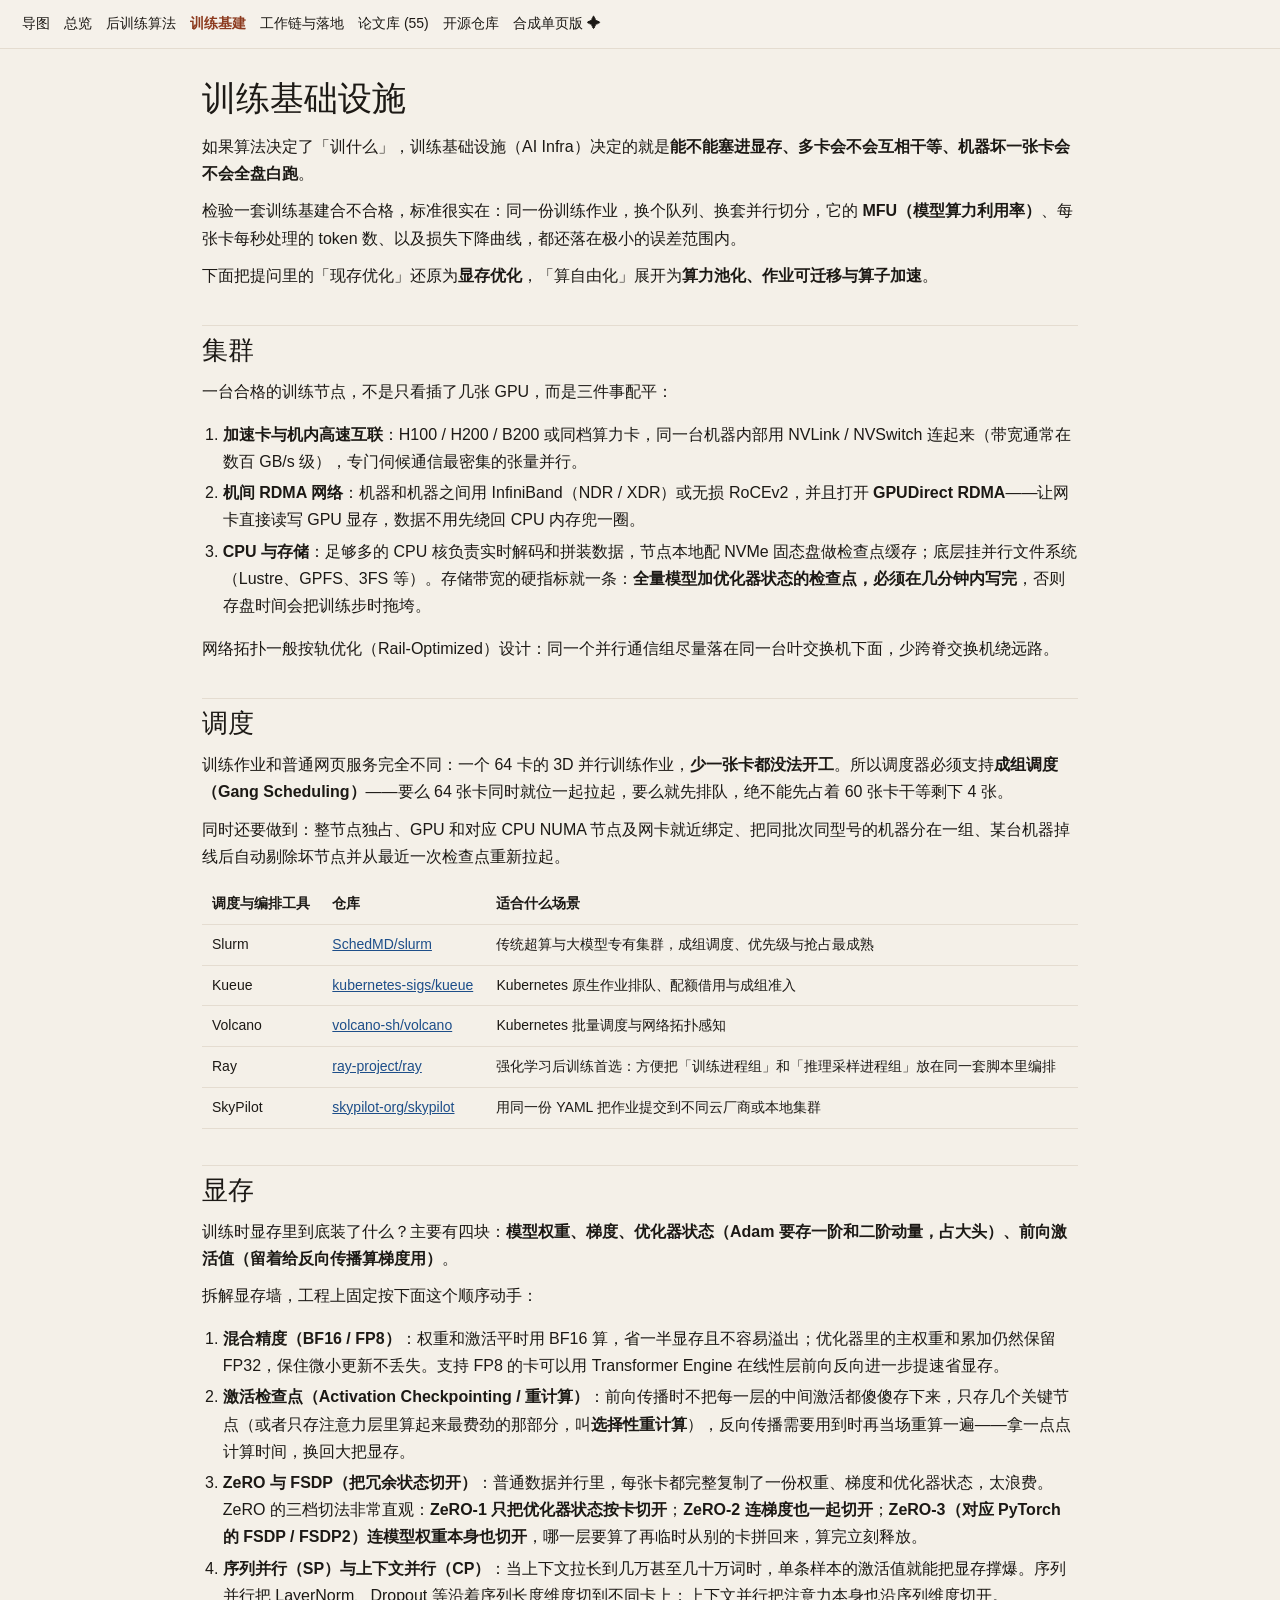
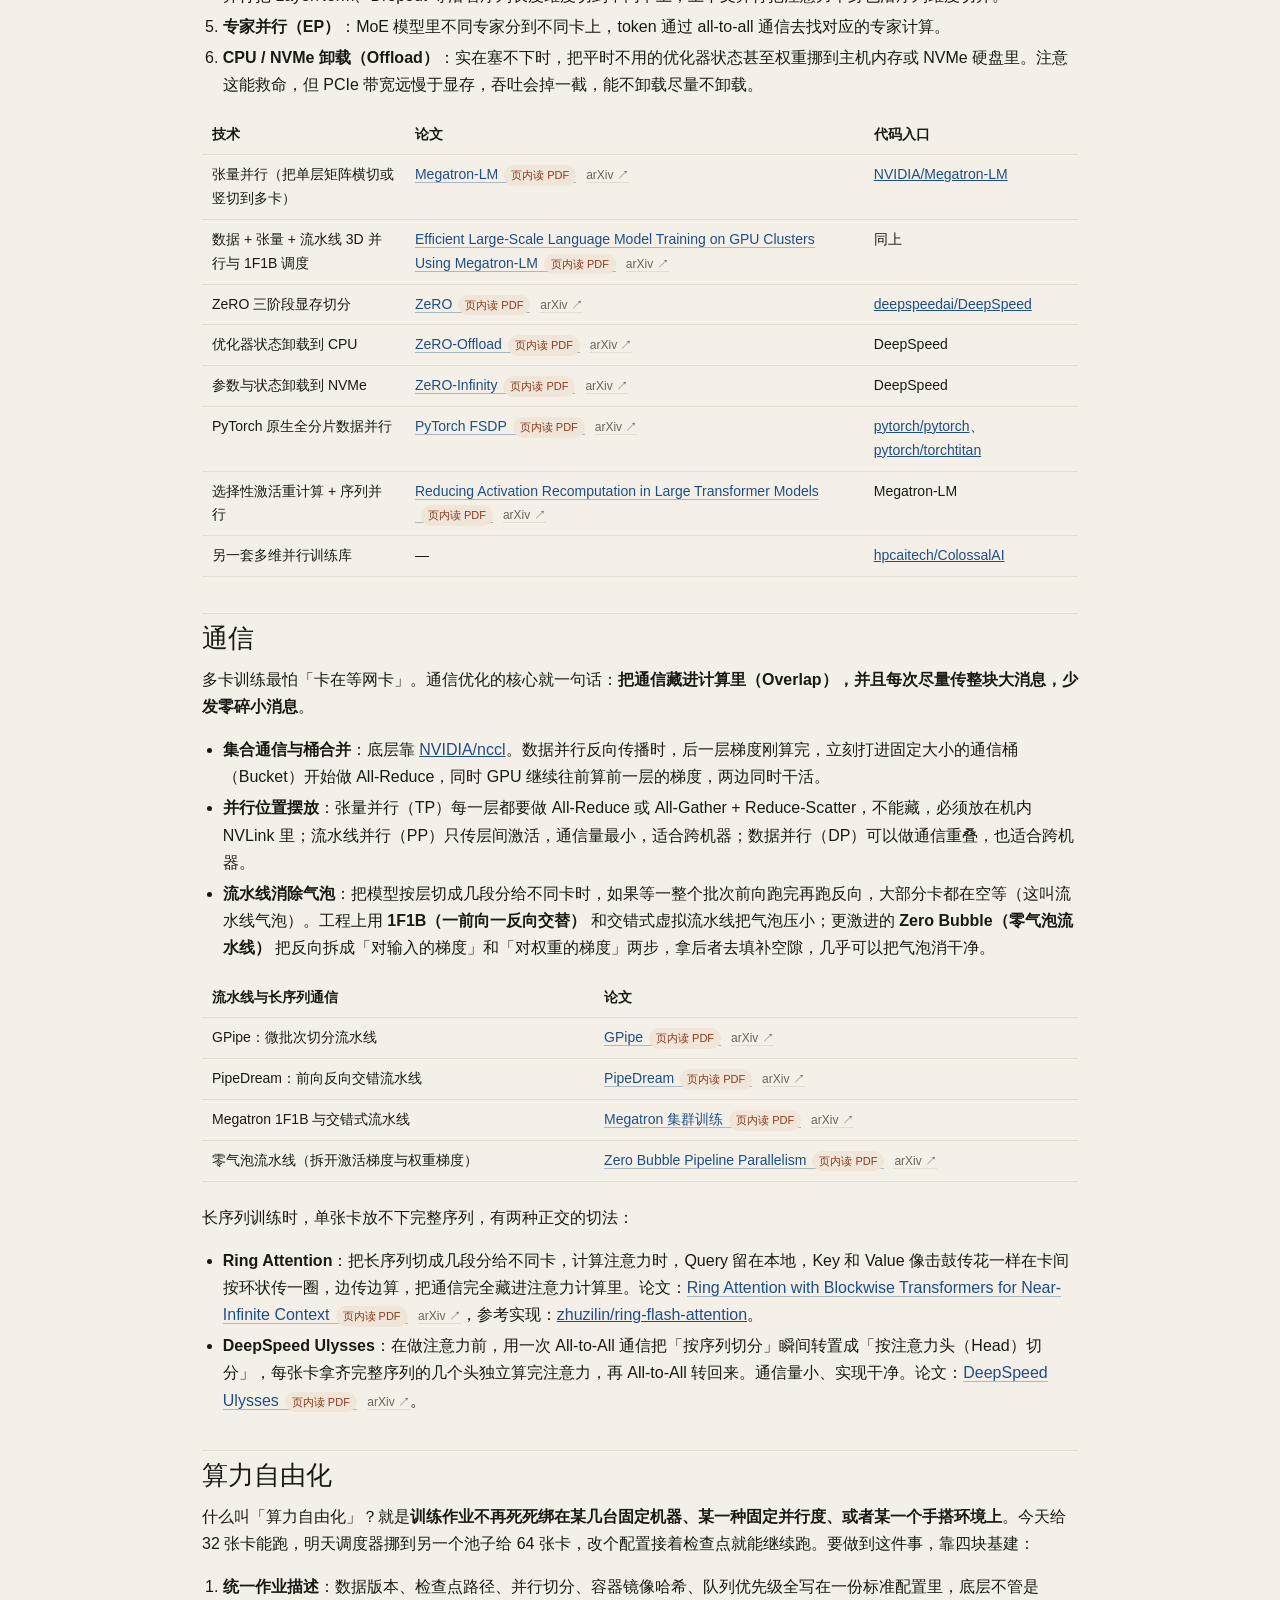
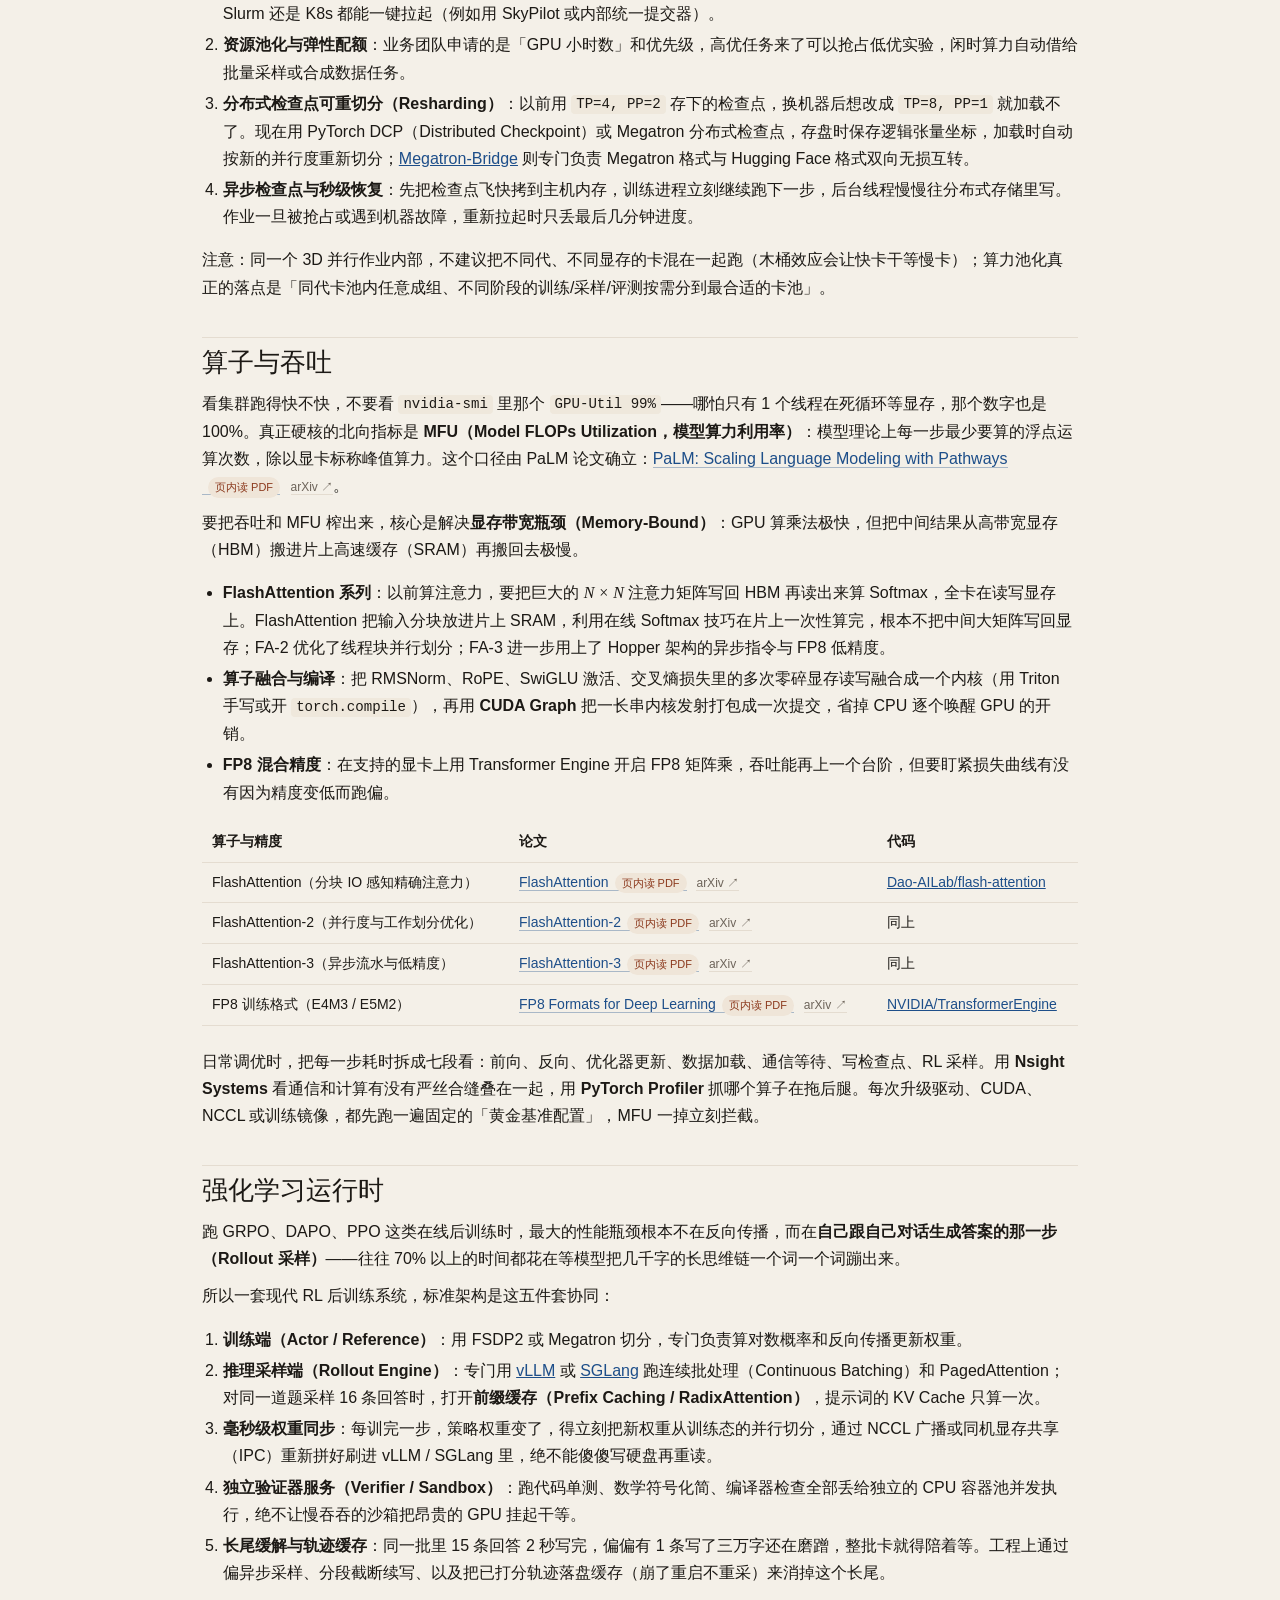
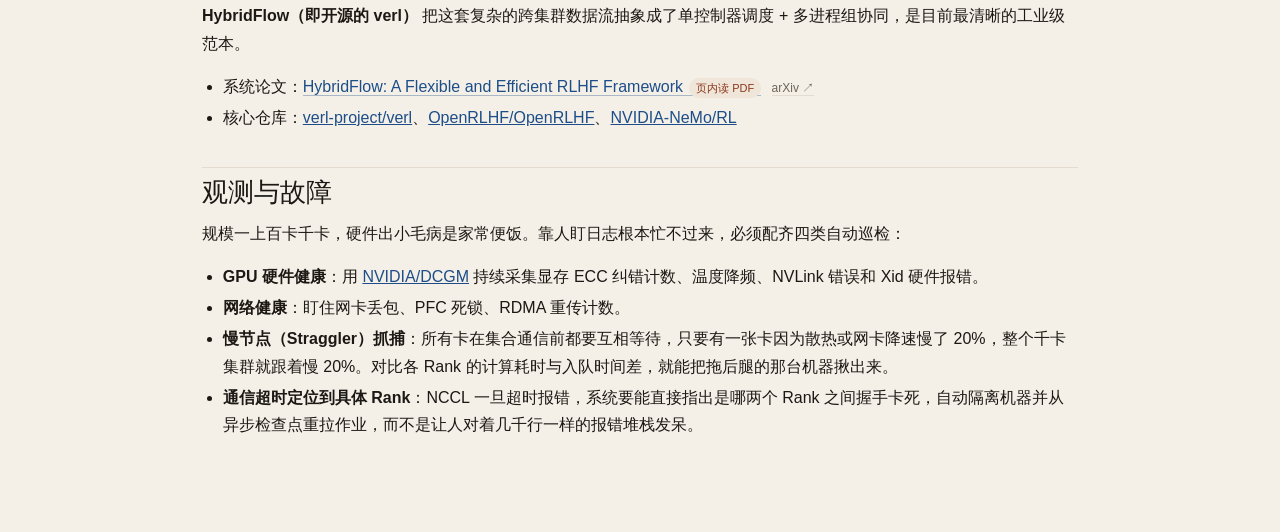
<file: 02-训练基础设施.html>
<!DOCTYPE html>
<html lang="zh-CN">
<head>
<meta charset="utf-8">
<meta name="viewport" content="width=device-width, initial-scale=1">
<title>02-训练基础设施 · 基模爷大学习</title>
<link rel="stylesheet" href="笔记.css">
</head>
<body>
<nav><a href="思维导图.html">导图</a><a href="README.html">总览</a><a href="01-后训练底层技术.html">后训练算法</a><a class="here" href="02-训练基础设施.html">训练基建</a><a href="03-工作链与落地.html">工作链与落地</a><a href="04-论文索引.html">论文库 (55)</a><a href="05-仓库索引.html">开源仓库</a><a href="release/基模爷大学习.html">合成单页版 ✦</a></nav>
<div class="page-split" id="page-split">
  <article><h1>训练基础设施</h1>
<p>如果算法决定了「训什么」，训练基础设施（AI Infra）决定的就是<strong>能不能塞进显存、多卡会不会互相干等、机器坏一张卡会不会全盘白跑</strong>。</p>
<p>检验一套训练基建合不合格，标准很实在：同一份训练作业，换个队列、换套并行切分，它的 <strong>MFU（模型算力利用率）</strong>、每张卡每秒处理的 token 数、以及损失下降曲线，都还落在极小的误差范围内。</p>
<p>下面把提问里的「现存优化」还原为<strong>显存优化</strong>，「算自由化」展开为<strong>算力池化、作业可迁移与算子加速</strong>。</p>
<p><a id="cluster"></a></p>
<h2>集群</h2>
<p>一台合格的训练节点，不是只看插了几张 GPU，而是三件事配平：</p>
<ol>
<li><strong>加速卡与机内高速互联</strong>：H100 / H200 / B200 或同档算力卡，同一台机器内部用 NVLink / NVSwitch 连起来（带宽通常在数百 GB/s 级），专门伺候通信最密集的张量并行。</li>
<li><strong>机间 RDMA 网络</strong>：机器和机器之间用 InfiniBand（NDR / XDR）或无损 RoCEv2，并且打开 <strong>GPUDirect RDMA</strong>——让网卡直接读写 GPU 显存，数据不用先绕回 CPU 内存兜一圈。</li>
<li><strong>CPU 与存储</strong>：足够多的 CPU 核负责实时解码和拼装数据，节点本地配 NVMe 固态盘做检查点缓存；底层挂并行文件系统（Lustre、GPFS、3FS 等）。存储带宽的硬指标就一条：<strong>全量模型加优化器状态的检查点，必须在几分钟内写完</strong>，否则存盘时间会把训练步时拖垮。</li>
</ol>
<p>网络拓扑一般按轨优化（Rail-Optimized）设计：同一个并行通信组尽量落在同一台叶交换机下面，少跨脊交换机绕远路。</p>
<p><a id="schedule"></a></p>
<h2>调度</h2>
<p>训练作业和普通网页服务完全不同：一个 64 卡的 3D 并行训练作业，<strong>少一张卡都没法开工</strong>。所以调度器必须支持<strong>成组调度（Gang Scheduling）</strong>——要么 64 张卡同时就位一起拉起，要么就先排队，绝不能先占着 60 张卡干等剩下 4 张。</p>
<p>同时还要做到：整节点独占、GPU 和对应 CPU NUMA 节点及网卡就近绑定、把同批次同型号的机器分在一组、某台机器掉线后自动剔除坏节点并从最近一次检查点重新拉起。</p>
<div class="table-wrap"><table>
<thead>
<tr>
<th>调度与编排工具</th>
<th>仓库</th>
<th>适合什么场景</th>
</tr>
</thead>
<tbody>
<tr>
<td>Slurm</td>
<td><a href="https://github.com/SchedMD/slurm">SchedMD/slurm</a></td>
<td>传统超算与大模型专有集群，成组调度、优先级与抢占最成熟</td>
</tr>
<tr>
<td>Kueue</td>
<td><a href="https://github.com/kubernetes-sigs/kueue">kubernetes-sigs/kueue</a></td>
<td>Kubernetes 原生作业排队、配额借用与成组准入</td>
</tr>
<tr>
<td>Volcano</td>
<td><a href="https://github.com/volcano-sh/volcano">volcano-sh/volcano</a></td>
<td>Kubernetes 批量调度与网络拓扑感知</td>
</tr>
<tr>
<td>Ray</td>
<td><a href="https://github.com/ray-project/ray">ray-project/ray</a></td>
<td>强化学习后训练首选：方便把「训练进程组」和「推理采样进程组」放在同一套脚本里编排</td>
</tr>
<tr>
<td>SkyPilot</td>
<td><a href="https://github.com/skypilot-org/skypilot">skypilot-org/skypilot</a></td>
<td>用同一份 YAML 把作业提交到不同云厂商或本地集群</td>
</tr>
</tbody>
</table></div>
<p><a id="memory"></a></p>
<h2>显存</h2>
<p>训练时显存里到底装了什么？主要有四块：<strong>模型权重、梯度、优化器状态（Adam 要存一阶和二阶动量，占大头）、前向激活值（留着给反向传播算梯度用）</strong>。</p>
<p>拆解显存墙，工程上固定按下面这个顺序动手：</p>
<ol>
<li><strong>混合精度（BF16 / FP8）</strong>：权重和激活平时用 BF16 算，省一半显存且不容易溢出；优化器里的主权重和累加仍然保留 FP32，保住微小更新不丢失。支持 FP8 的卡可以用 Transformer Engine 在线性层前向反向进一步提速省显存。</li>
<li><strong>激活检查点（Activation Checkpointing / 重计算）</strong>：前向传播时不把每一层的中间激活都傻傻存下来，只存几个关键节点（或者只存注意力层里算起来最费劲的那部分，叫<strong>选择性重计算</strong>），反向传播需要用到时再当场重算一遍——拿一点点计算时间，换回大把显存。</li>
<li><strong>ZeRO 与 FSDP（把冗余状态切开）</strong>：普通数据并行里，每张卡都完整复制了一份权重、梯度和优化器状态，太浪费。ZeRO 的三档切法非常直观：<strong>ZeRO-1 只把优化器状态按卡切开</strong>；<strong>ZeRO-2 连梯度也一起切开</strong>；<strong>ZeRO-3（对应 PyTorch 的 FSDP / FSDP2）连模型权重本身也切开</strong>，哪一层要算了再临时从别的卡拼回来，算完立刻释放。</li>
<li><strong>序列并行（SP）与上下文并行（CP）</strong>：当上下文拉长到几万甚至几十万词时，单条样本的激活值就能把显存撑爆。序列并行把 LayerNorm、Dropout 等沿着序列长度维度切到不同卡上；上下文并行把注意力本身也沿序列维度切开。</li>
<li><strong>专家并行（EP）</strong>：MoE 模型里不同专家分到不同卡上，token 通过 all-to-all 通信去找对应的专家计算。</li>
<li><strong>CPU / NVMe 卸载（Offload）</strong>：实在塞不下时，把平时不用的优化器状态甚至权重挪到主机内存或 NVMe 硬盘里。注意这能救命，但 PCIe 带宽远慢于显存，吞吐会掉一截，能不卸载尽量不卸载。</li>
</ol>
<div class="table-wrap"><table>
<thead>
<tr>
<th>技术</th>
<th>论文</th>
<th>代码入口</th>
</tr>
</thead>
<tbody>
<tr>
<td>张量并行（把单层矩阵横切或竖切到多卡）</td>
<td><a class="paper-link" href="论文/1909.08053.pdf" data-paper="1909.08053" data-title="Megatron-LM: Training Multi-Billion Parameter Language Models Using Model Parallelism">Megatron-LM<span class="read-pill">页内读 PDF</span></a> <a class="arxiv" target="_blank" rel="noopener" href="https://arxiv.org/abs/1909.08053">arXiv ↗</a></td>
<td><a href="https://github.com/NVIDIA/Megatron-LM">NVIDIA/Megatron-LM</a></td>
</tr>
<tr>
<td>数据 + 张量 + 流水线 3D 并行与 1F1B 调度</td>
<td><a class="paper-link" href="论文/2104.04473.pdf" data-paper="2104.04473" data-title="Efficient Large-Scale Language Model Training on GPU Clusters Using Megatron-LM">Efficient Large-Scale Language Model Training on GPU Clusters Using Megatron-LM<span class="read-pill">页内读 PDF</span></a> <a class="arxiv" target="_blank" rel="noopener" href="https://arxiv.org/abs/2104.04473">arXiv ↗</a></td>
<td>同上</td>
</tr>
<tr>
<td>ZeRO 三阶段显存切分</td>
<td><a class="paper-link" href="论文/1910.02054.pdf" data-paper="1910.02054" data-title="ZeRO: Memory Optimizations Toward Training Trillion Parameter Models">ZeRO<span class="read-pill">页内读 PDF</span></a> <a class="arxiv" target="_blank" rel="noopener" href="https://arxiv.org/abs/1910.02054">arXiv ↗</a></td>
<td><a href="https://github.com/deepspeedai/DeepSpeed">deepspeedai/DeepSpeed</a></td>
</tr>
<tr>
<td>优化器状态卸载到 CPU</td>
<td><a class="paper-link" href="论文/2101.06840.pdf" data-paper="2101.06840" data-title="ZeRO-Offload: Democratizing Billion-Scale Model Training">ZeRO-Offload<span class="read-pill">页内读 PDF</span></a> <a class="arxiv" target="_blank" rel="noopener" href="https://arxiv.org/abs/2101.06840">arXiv ↗</a></td>
<td>DeepSpeed</td>
</tr>
<tr>
<td>参数与状态卸载到 NVMe</td>
<td><a class="paper-link" href="论文/2104.07857.pdf" data-paper="2104.07857" data-title="ZeRO-Infinity: Breaking the GPU Memory Wall for Extreme Scale Deep Learning">ZeRO-Infinity<span class="read-pill">页内读 PDF</span></a> <a class="arxiv" target="_blank" rel="noopener" href="https://arxiv.org/abs/2104.07857">arXiv ↗</a></td>
<td>DeepSpeed</td>
</tr>
<tr>
<td>PyTorch 原生全分片数据并行</td>
<td><a class="paper-link" href="论文/2304.11277.pdf" data-paper="2304.11277" data-title="PyTorch FSDP: Experiences on Scaling Fully Sharded Data Parallel">PyTorch FSDP<span class="read-pill">页内读 PDF</span></a> <a class="arxiv" target="_blank" rel="noopener" href="https://arxiv.org/abs/2304.11277">arXiv ↗</a></td>
<td><a href="https://github.com/pytorch/pytorch">pytorch/pytorch</a>、<a href="https://github.com/pytorch/torchtitan">pytorch/torchtitan</a></td>
</tr>
<tr>
<td>选择性激活重计算 + 序列并行</td>
<td><a class="paper-link" href="论文/2205.05198.pdf" data-paper="2205.05198" data-title="Reducing Activation Recomputation in Large Transformer Models">Reducing Activation Recomputation in Large Transformer Models<span class="read-pill">页内读 PDF</span></a> <a class="arxiv" target="_blank" rel="noopener" href="https://arxiv.org/abs/2205.05198">arXiv ↗</a></td>
<td>Megatron-LM</td>
</tr>
<tr>
<td>另一套多维并行训练库</td>
<td>—</td>
<td><a href="https://github.com/hpcaitech/ColossalAI">hpcaitech/ColossalAI</a></td>
</tr>
</tbody>
</table></div>
<p><a id="comm"></a></p>
<h2>通信</h2>
<p>多卡训练最怕「卡在等网卡」。通信优化的核心就一句话：<strong>把通信藏进计算里（Overlap），并且每次尽量传整块大消息，少发零碎小消息</strong>。</p>
<ul>
<li><strong>集合通信与桶合并</strong>：底层靠 <a href="https://github.com/NVIDIA/nccl">NVIDIA/nccl</a>。数据并行反向传播时，后一层梯度刚算完，立刻打进固定大小的通信桶（Bucket）开始做 All-Reduce，同时 GPU 继续往前算前一层的梯度，两边同时干活。</li>
<li><strong>并行位置摆放</strong>：张量并行（TP）每一层都要做 All-Reduce 或 All-Gather + Reduce-Scatter，不能藏，必须放在机内 NVLink 里；流水线并行（PP）只传层间激活，通信量最小，适合跨机器；数据并行（DP）可以做通信重叠，也适合跨机器。</li>
<li><strong>流水线消除气泡</strong>：把模型按层切成几段分给不同卡时，如果等一整个批次前向跑完再跑反向，大部分卡都在空等（这叫流水线气泡）。工程上用 <strong>1F1B（一前向一反向交替）</strong> 和交错式虚拟流水线把气泡压小；更激进的 <strong>Zero Bubble（零气泡流水线）</strong> 把反向拆成「对输入的梯度」和「对权重的梯度」两步，拿后者去填补空隙，几乎可以把气泡消干净。</li>
</ul>
<div class="table-wrap"><table>
<thead>
<tr>
<th>流水线与长序列通信</th>
<th>论文</th>
</tr>
</thead>
<tbody>
<tr>
<td>GPipe：微批次切分流水线</td>
<td><a class="paper-link" href="论文/1811.06965.pdf" data-paper="1811.06965" data-title="GPipe: Efficient Training of Giant Neural Networks using Pipeline Parallelism">GPipe<span class="read-pill">页内读 PDF</span></a> <a class="arxiv" target="_blank" rel="noopener" href="https://arxiv.org/abs/1811.06965">arXiv ↗</a></td>
</tr>
<tr>
<td>PipeDream：前向反向交错流水线</td>
<td><a class="paper-link" href="论文/1806.03377.pdf" data-paper="1806.03377" data-title="PipeDream: Fast and Efficient Pipeline Parallel DNN Training">PipeDream<span class="read-pill">页内读 PDF</span></a> <a class="arxiv" target="_blank" rel="noopener" href="https://arxiv.org/abs/1806.03377">arXiv ↗</a></td>
</tr>
<tr>
<td>Megatron 1F1B 与交错式流水线</td>
<td><a class="paper-link" href="论文/2104.04473.pdf" data-paper="2104.04473" data-title="Efficient Large-Scale Language Model Training on GPU Clusters Using Megatron-LM">Megatron 集群训练<span class="read-pill">页内读 PDF</span></a> <a class="arxiv" target="_blank" rel="noopener" href="https://arxiv.org/abs/2104.04473">arXiv ↗</a></td>
</tr>
<tr>
<td>零气泡流水线（拆开激活梯度与权重梯度）</td>
<td><a class="paper-link" href="论文/2401.10241.pdf" data-paper="2401.10241" data-title="Zero Bubble Pipeline Parallelism">Zero Bubble Pipeline Parallelism<span class="read-pill">页内读 PDF</span></a> <a class="arxiv" target="_blank" rel="noopener" href="https://arxiv.org/abs/2401.10241">arXiv ↗</a></td>
</tr>
</tbody>
</table></div>
<p>长序列训练时，单张卡放不下完整序列，有两种正交的切法：</p>
<ul>
<li><strong>Ring Attention</strong>：把长序列切成几段分给不同卡，计算注意力时，Query 留在本地，Key 和 Value 像击鼓传花一样在卡间按环状传一圈，边传边算，把通信完全藏进注意力计算里。论文：<a class="paper-link" href="论文/2310.01889.pdf" data-paper="2310.01889" data-title="Ring Attention with Blockwise Transformers for Near-Infinite Context">Ring Attention with Blockwise Transformers for Near-Infinite Context<span class="read-pill">页内读 PDF</span></a> <a class="arxiv" target="_blank" rel="noopener" href="https://arxiv.org/abs/2310.01889">arXiv ↗</a>，参考实现：<a href="https://github.com/zhuzilin/ring-flash-attention">zhuzilin/ring-flash-attention</a>。</li>
<li><strong>DeepSpeed Ulysses</strong>：在做注意力前，用一次 All-to-All 通信把「按序列切分」瞬间转置成「按注意力头（Head）切分」，每张卡拿齐完整序列的几个头独立算完注意力，再 All-to-All 转回来。通信量小、实现干净。论文：<a class="paper-link" href="论文/2309.14509.pdf" data-paper="2309.14509" data-title="DeepSpeed Ulysses: System Optimizations for Enabling Training of Extreme Long Sequence Transformer Models">DeepSpeed Ulysses<span class="read-pill">页内读 PDF</span></a> <a class="arxiv" target="_blank" rel="noopener" href="https://arxiv.org/abs/2309.14509">arXiv ↗</a>。</li>
</ul>
<p><a id="compute-pool"></a></p>
<h2>算力自由化</h2>
<p>什么叫「算力自由化」？就是<strong>训练作业不再死死绑在某几台固定机器、某一种固定并行度、或者某一个手搭环境上</strong>。今天给 32 张卡能跑，明天调度器挪到另一个池子给 64 张卡，改个配置接着检查点就能继续跑。要做到这件事，靠四块基建：</p>
<ol>
<li><strong>统一作业描述</strong>：数据版本、检查点路径、并行切分、容器镜像哈希、队列优先级全写在一份标准配置里，底层不管是 Slurm 还是 K8s 都能一键拉起（例如用 SkyPilot 或内部统一提交器）。</li>
<li><strong>资源池化与弹性配额</strong>：业务团队申请的是「GPU 小时数」和优先级，高优任务来了可以抢占低优实验，闲时算力自动借给批量采样或合成数据任务。</li>
<li><strong>分布式检查点可重切分（Resharding）</strong>：以前用 <code>TP=4, PP=2</code> 存下的检查点，换机器后想改成 <code>TP=8, PP=1</code> 就加载不了。现在用 PyTorch DCP（Distributed Checkpoint）或 Megatron 分布式检查点，存盘时保存逻辑张量坐标，加载时自动按新的并行度重新切分；<a href="https://github.com/NVIDIA-NeMo/Megatron-Bridge">Megatron-Bridge</a> 则专门负责 Megatron 格式与 Hugging Face 格式双向无损互转。</li>
<li><strong>异步检查点与秒级恢复</strong>：先把检查点飞快拷到主机内存，训练进程立刻继续跑下一步，后台线程慢慢往分布式存储里写。作业一旦被抢占或遇到机器故障，重新拉起时只丢最后几分钟进度。</li>
</ol>
<p>注意：同一个 3D 并行作业内部，不建议把不同代、不同显存的卡混在一起跑（木桶效应会让快卡干等慢卡）；算力池化真正的落点是「同代卡池内任意成组、不同阶段的训练/采样/评测按需分到最合适的卡池」。</p>
<p><a id="throughput"></a></p>
<h2>算子与吞吐</h2>
<p>看集群跑得快不快，不要看 <code>nvidia-smi</code> 里那个 <code>GPU-Util 99%</code>——哪怕只有 1 个线程在死循环等显存，那个数字也是 100%。真正硬核的北向指标是 <strong>MFU（Model FLOPs Utilization，模型算力利用率）</strong>：模型理论上每一步最少要算的浮点运算次数，除以显卡标称峰值算力。这个口径由 PaLM 论文确立：<a class="paper-link" href="论文/2204.02311.pdf" data-paper="2204.02311" data-title="PaLM: Scaling Language Modeling with Pathways">PaLM: Scaling Language Modeling with Pathways<span class="read-pill">页内读 PDF</span></a> <a class="arxiv" target="_blank" rel="noopener" href="https://arxiv.org/abs/2204.02311">arXiv ↗</a>。</p>
<p>要把吞吐和 MFU 榨出来，核心是解决<strong>显存带宽瓶颈（Memory-Bound）</strong>：GPU 算乘法极快，但把中间结果从高带宽显存（HBM）搬进片上高速缓存（SRAM）再搬回去极慢。</p>
<ul>
<li><strong>FlashAttention 系列</strong>：以前算注意力，要把巨大的 <span class="math">N × N</span> 注意力矩阵写回 HBM 再读出来算 Softmax，全卡在读写显存上。FlashAttention 把输入分块放进片上 SRAM，利用在线 Softmax 技巧在片上一次性算完，根本不把中间大矩阵写回显存；FA-2 优化了线程块并行划分；FA-3 进一步用上了 Hopper 架构的异步指令与 FP8 低精度。</li>
<li><strong>算子融合与编译</strong>：把 RMSNorm、RoPE、SwiGLU 激活、交叉熵损失里的多次零碎显存读写融合成一个内核（用 Triton 手写或开 <code>torch.compile</code>），再用 <strong>CUDA Graph</strong> 把一长串内核发射打包成一次提交，省掉 CPU 逐个唤醒 GPU 的开销。</li>
<li><strong>FP8 混合精度</strong>：在支持的显卡上用 Transformer Engine 开启 FP8 矩阵乘，吞吐能再上一个台阶，但要盯紧损失曲线有没有因为精度变低而跑偏。</li>
</ul>
<div class="table-wrap"><table>
<thead>
<tr>
<th>算子与精度</th>
<th>论文</th>
<th>代码</th>
</tr>
</thead>
<tbody>
<tr>
<td>FlashAttention（分块 IO 感知精确注意力）</td>
<td><a class="paper-link" href="论文/2205.14135.pdf" data-paper="2205.14135" data-title="FlashAttention: Fast and Memory-Efficient Exact Attention with IO-Awareness">FlashAttention<span class="read-pill">页内读 PDF</span></a> <a class="arxiv" target="_blank" rel="noopener" href="https://arxiv.org/abs/2205.14135">arXiv ↗</a></td>
<td><a href="https://github.com/Dao-AILab/flash-attention">Dao-AILab/flash-attention</a></td>
</tr>
<tr>
<td>FlashAttention-2（并行度与工作划分优化）</td>
<td><a class="paper-link" href="论文/2307.08691.pdf" data-paper="2307.08691" data-title="FlashAttention-2: Faster Attention with Better Parallelism and Work Partitioning">FlashAttention-2<span class="read-pill">页内读 PDF</span></a> <a class="arxiv" target="_blank" rel="noopener" href="https://arxiv.org/abs/2307.08691">arXiv ↗</a></td>
<td>同上</td>
</tr>
<tr>
<td>FlashAttention-3（异步流水与低精度）</td>
<td><a class="paper-link" href="论文/2407.08608.pdf" data-paper="2407.08608" data-title="FlashAttention-3: Fast and Accurate Attention with Asynchrony and Low-precision">FlashAttention-3<span class="read-pill">页内读 PDF</span></a> <a class="arxiv" target="_blank" rel="noopener" href="https://arxiv.org/abs/2407.08608">arXiv ↗</a></td>
<td>同上</td>
</tr>
<tr>
<td>FP8 训练格式（E4M3 / E5M2）</td>
<td><a class="paper-link" href="论文/2209.05433.pdf" data-paper="2209.05433" data-title="FP8 Formats for Deep Learning">FP8 Formats for Deep Learning<span class="read-pill">页内读 PDF</span></a> <a class="arxiv" target="_blank" rel="noopener" href="https://arxiv.org/abs/2209.05433">arXiv ↗</a></td>
<td><a href="https://github.com/NVIDIA/TransformerEngine">NVIDIA/TransformerEngine</a></td>
</tr>
</tbody>
</table></div>
<p>日常调优时，把每一步耗时拆成七段看：前向、反向、优化器更新、数据加载、通信等待、写检查点、RL 采样。用 <strong>Nsight Systems</strong> 看通信和计算有没有严丝合缝叠在一起，用 <strong>PyTorch Profiler</strong> 抓哪个算子在拖后腿。每次升级驱动、CUDA、NCCL 或训练镜像，都先跑一遍固定的「黄金基准配置」，MFU 一掉立刻拦截。</p>
<p><a id="rl-system"></a></p>
<h2>强化学习运行时</h2>
<p>跑 GRPO、DAPO、PPO 这类在线后训练时，最大的性能瓶颈根本不在反向传播，而在<strong>自己跟自己对话生成答案的那一步（Rollout 采样）</strong>——往往 70% 以上的时间都花在等模型把几千字的长思维链一个词一个词蹦出来。</p>
<p>所以一套现代 RL 后训练系统，标准架构是这五件套协同：</p>
<ol>
<li><strong>训练端（Actor / Reference）</strong>：用 FSDP2 或 Megatron 切分，专门负责算对数概率和反向传播更新权重。</li>
<li><strong>推理采样端（Rollout Engine）</strong>：专门用 <a href="https://github.com/vllm-project/vllm">vLLM</a> 或 <a href="https://github.com/sgl-project/sglang">SGLang</a> 跑连续批处理（Continuous Batching）和 PagedAttention；对同一道题采样 16 条回答时，打开<strong>前缀缓存（Prefix Caching / RadixAttention）</strong>，提示词的 KV Cache 只算一次。</li>
<li><strong>毫秒级权重同步</strong>：每训完一步，策略权重变了，得立刻把新权重从训练态的并行切分，通过 NCCL 广播或同机显存共享（IPC）重新拼好刷进 vLLM / SGLang 里，绝不能傻傻写硬盘再重读。</li>
<li><strong>独立验证器服务（Verifier / Sandbox）</strong>：跑代码单测、数学符号化简、编译器检查全部丢给独立的 CPU 容器池并发执行，绝不让慢吞吞的沙箱把昂贵的 GPU 挂起干等。</li>
<li><strong>长尾缓解与轨迹缓存</strong>：同一批里 15 条回答 2 秒写完，偏偏有 1 条写了三万字还在磨蹭，整批卡就得陪着等。工程上通过偏异步采样、分段截断续写、以及把已打分轨迹落盘缓存（崩了重启不重采）来消掉这个长尾。</li>
</ol>
<p><strong>HybridFlow（即开源的 verl）</strong> 把这套复杂的跨集群数据流抽象成了单控制器调度 + 多进程组协同，是目前最清晰的工业级范本。</p>
<ul>
<li>系统论文：<a class="paper-link" href="论文/2409.19256.pdf" data-paper="2409.19256" data-title="HybridFlow: A Flexible and Efficient RLHF Framework">HybridFlow: A Flexible and Efficient RLHF Framework<span class="read-pill">页内读 PDF</span></a> <a class="arxiv" target="_blank" rel="noopener" href="https://arxiv.org/abs/2409.19256">arXiv ↗</a></li>
<li>核心仓库：<a href="https://github.com/verl-project/verl">verl-project/verl</a>、<a href="https://github.com/OpenRLHF/OpenRLHF">OpenRLHF/OpenRLHF</a>、<a href="https://github.com/NVIDIA-NeMo/RL">NVIDIA-NeMo/RL</a></li>
</ul>
<p><a id="observe"></a></p>
<h2>观测与故障</h2>
<p>规模一上百卡千卡，硬件出小毛病是家常便饭。靠人盯日志根本忙不过来，必须配齐四类自动巡检：</p>
<ul>
<li><strong>GPU 硬件健康</strong>：用 <a href="https://github.com/NVIDIA/DCGM">NVIDIA/DCGM</a> 持续采集显存 ECC 纠错计数、温度降频、NVLink 错误和 Xid 硬件报错。</li>
<li><strong>网络健康</strong>：盯住网卡丢包、PFC 死锁、RDMA 重传计数。</li>
<li><strong>慢节点（Straggler）抓捕</strong>：所有卡在集合通信前都要互相等待，只要有一张卡因为散热或网卡降速慢了 20%，整个千卡集群就跟着慢 20%。对比各 Rank 的计算耗时与入队时间差，就能把拖后腿的那台机器揪出来。</li>
<li><strong>通信超时定位到具体 Rank</strong>：NCCL 一旦超时报错，系统要能直接指出是哪两个 Rank 之间握手卡死，自动隔离机器并从异步检查点重拉作业，而不是让人对着几千行一样的报错堆栈发呆。</li>
</ul></article>
  <aside class="inline-reader" id="inline-reader" hidden>
    <div class="inline-reader-bar">
      <strong id="ir-title">论文阅读</strong>
      <div>
        <a id="ir-open" href="#" target="_blank" rel="noopener">新窗口</a>
        <button type="button" id="ir-close">关闭 ✕</button>
      </div>
    </div>
    <iframe id="ir-frame" title="论文 PDF"></iframe>
  </aside>
</div>
<script>
document.addEventListener("click", (e) => {
  const a = e.target.closest("a[data-paper]");
  if (!a) return;
  e.preventDefault();
  const box = document.getElementById("inline-reader");
  const frame = document.getElementById("ir-frame");
  document.getElementById("ir-title").textContent = a.dataset.title || a.textContent;
  document.getElementById("ir-open").href = a.getAttribute("href");
  frame.src = a.getAttribute("href");
  box.hidden = false;
  document.getElementById("page-split").classList.add("has-reader");
});
document.getElementById("ir-close").addEventListener("click", () => {
  document.getElementById("inline-reader").hidden = true;
  document.getElementById("page-split").classList.remove("has-reader");
});
</script>
</body>
</html>
</file>
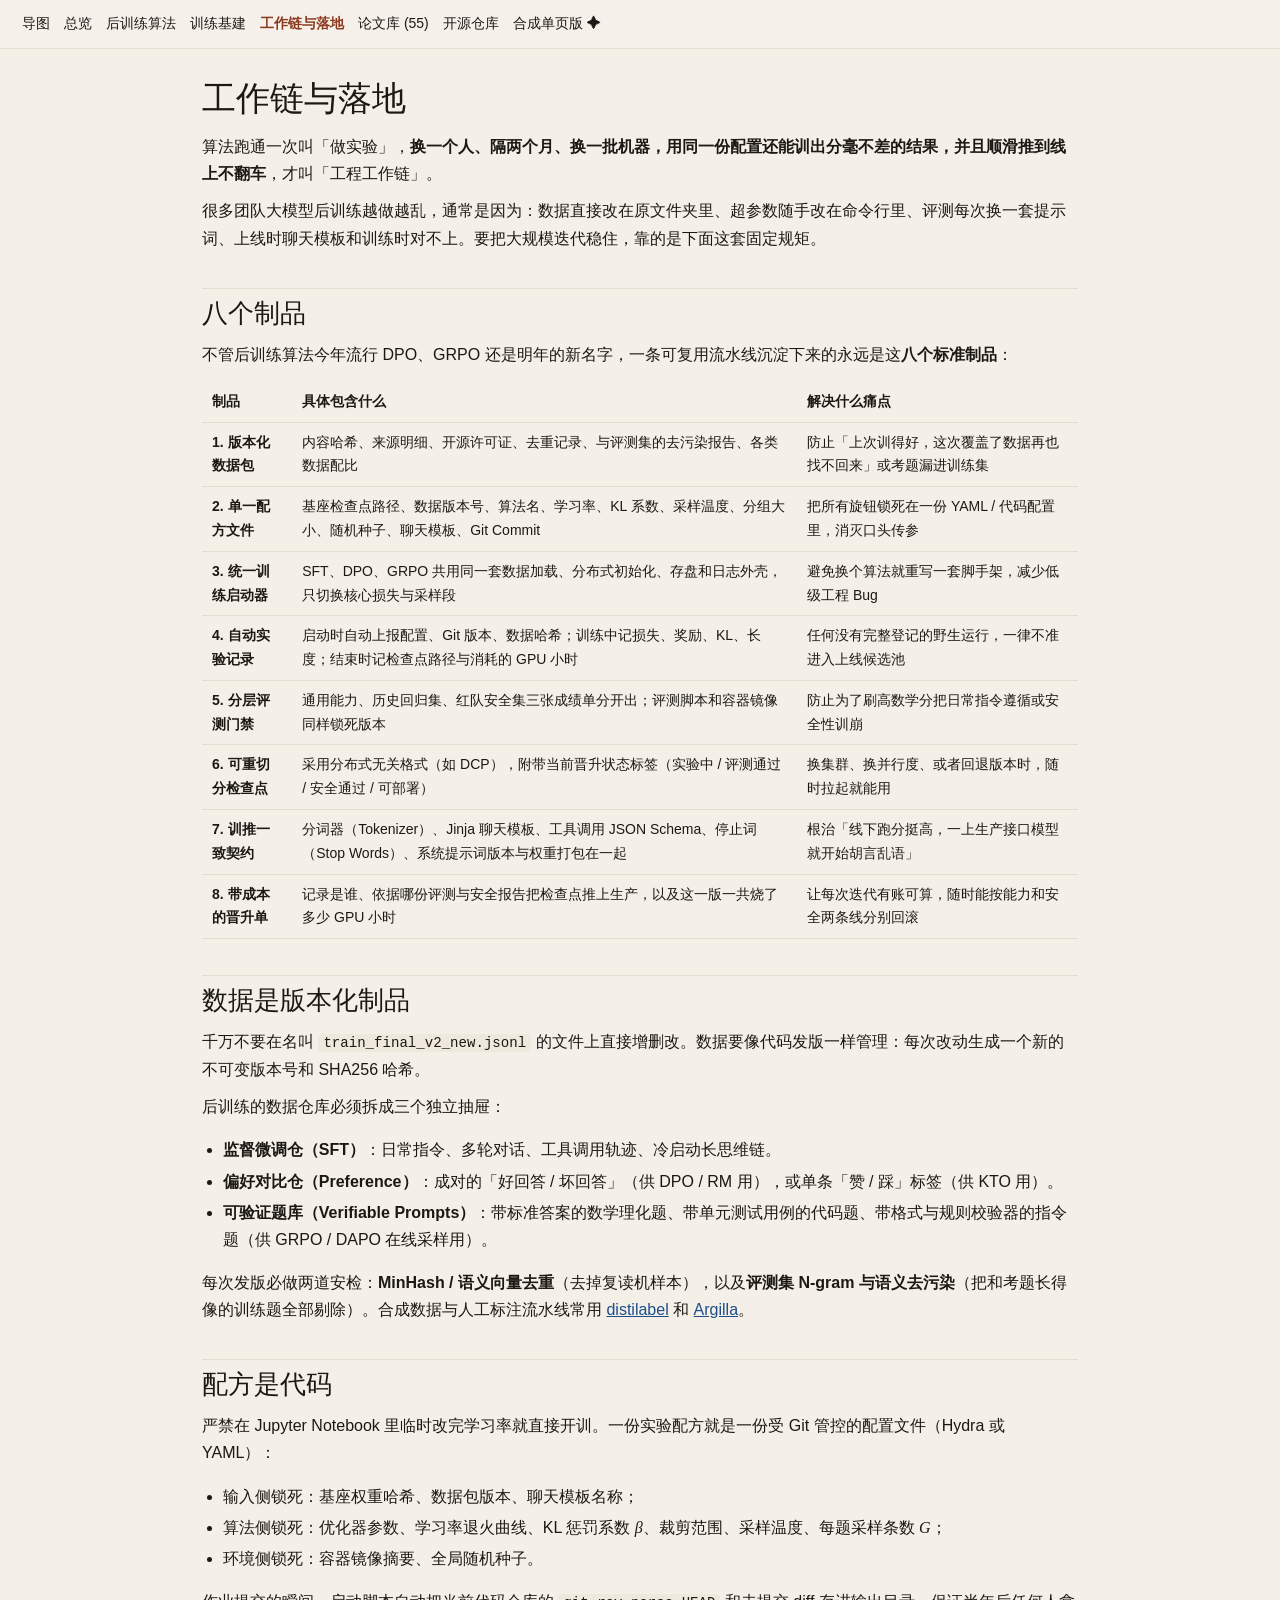
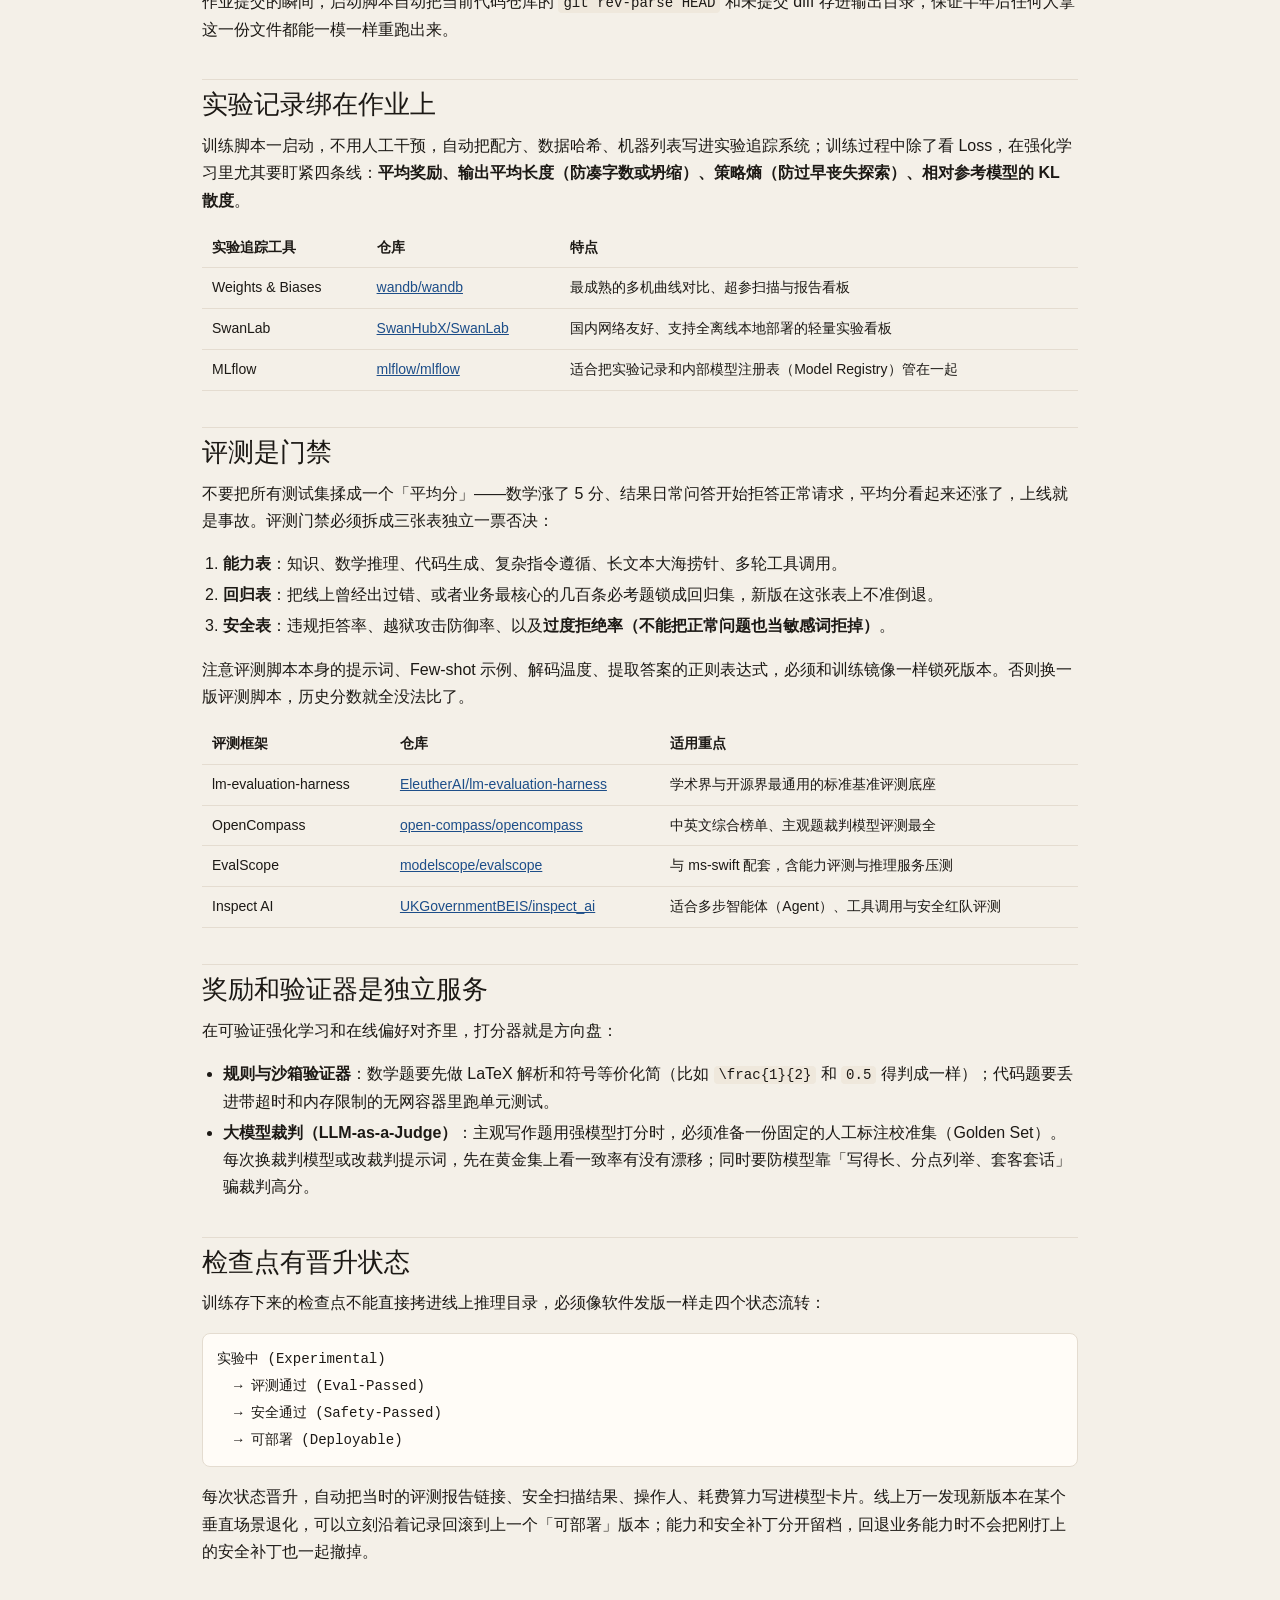
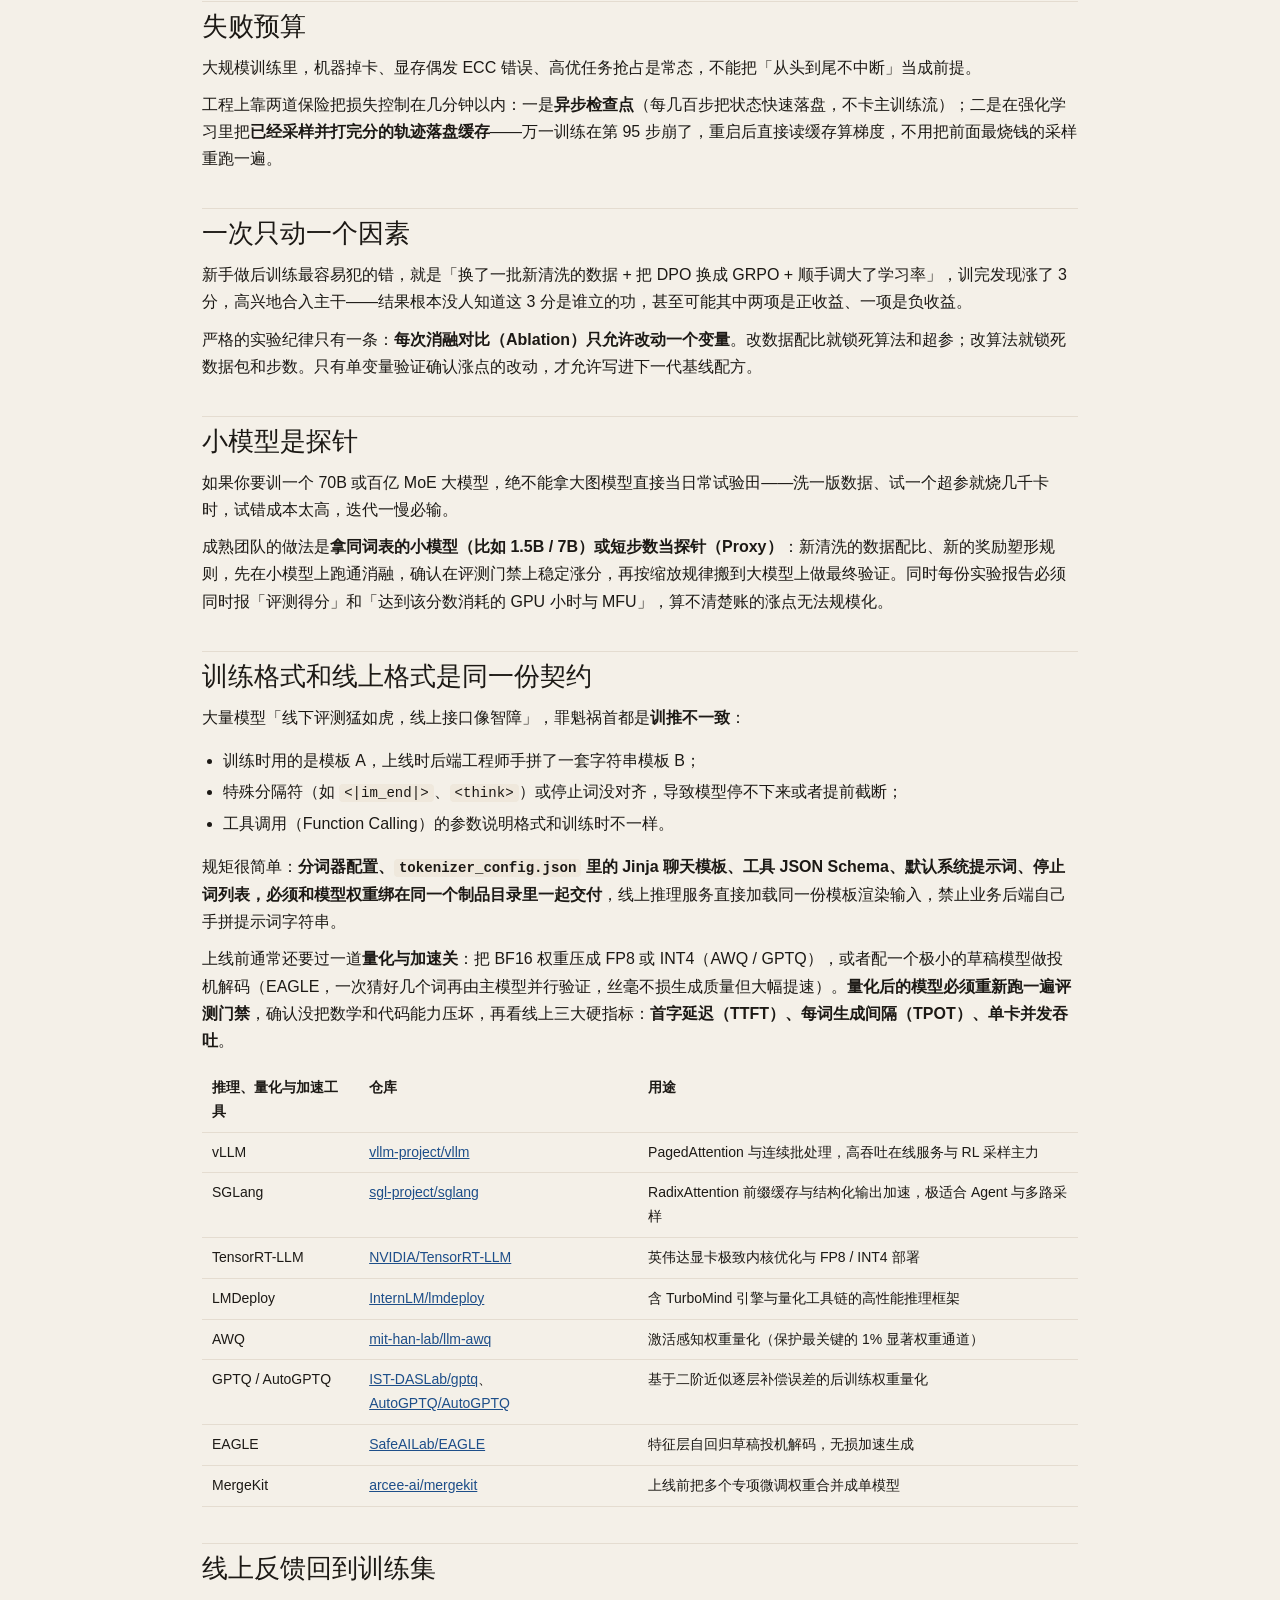
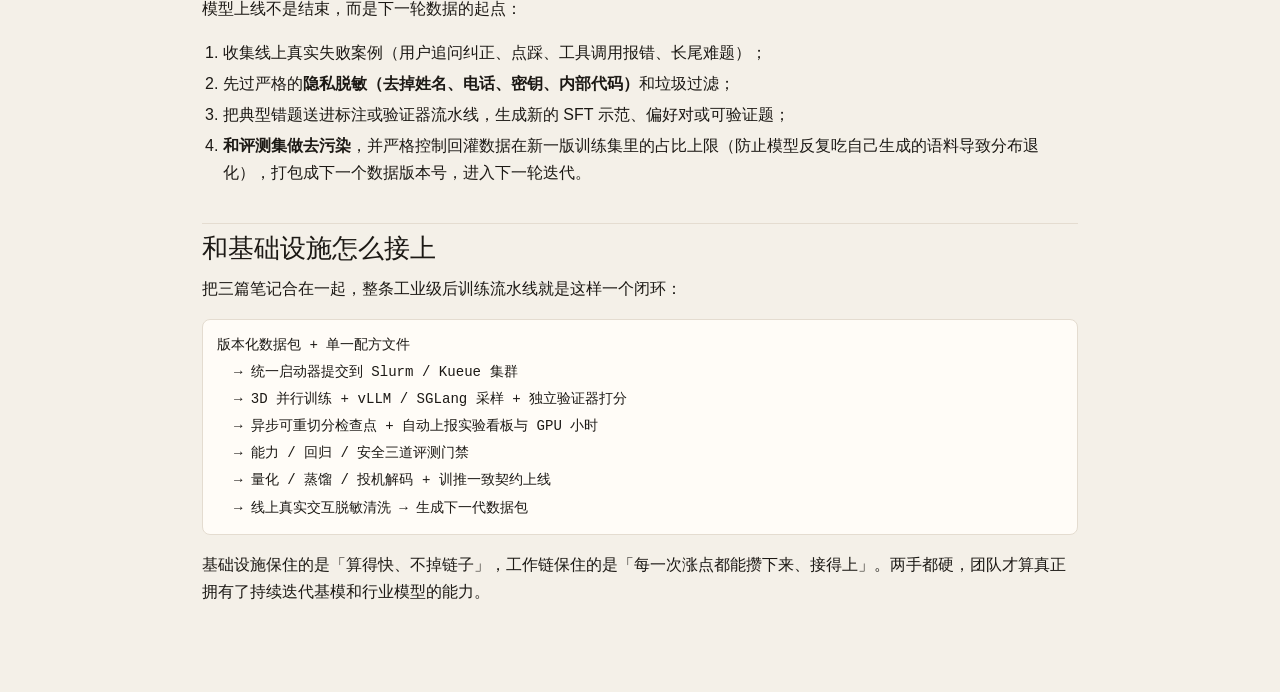
<file: 03-工作链与落地.html>
<!DOCTYPE html>
<html lang="zh-CN">
<head>
<meta charset="utf-8">
<meta name="viewport" content="width=device-width, initial-scale=1">
<title>03-工作链与落地 · 基模爷大学习</title>
<link rel="stylesheet" href="笔记.css">
</head>
<body>
<nav><a href="思维导图.html">导图</a><a href="README.html">总览</a><a href="01-后训练底层技术.html">后训练算法</a><a href="02-训练基础设施.html">训练基建</a><a class="here" href="03-工作链与落地.html">工作链与落地</a><a href="04-论文索引.html">论文库 (55)</a><a href="05-仓库索引.html">开源仓库</a><a href="release/基模爷大学习.html">合成单页版 ✦</a></nav>
<div class="page-split" id="page-split">
  <article><h1>工作链与落地</h1>
<p>算法跑通一次叫「做实验」，<strong>换一个人、隔两个月、换一批机器，用同一份配置还能训出分毫不差的结果，并且顺滑推到线上不翻车</strong>，才叫「工程工作链」。</p>
<p>很多团队大模型后训练越做越乱，通常是因为：数据直接改在原文件夹里、超参数随手改在命令行里、评测每次换一套提示词、上线时聊天模板和训练时对不上。要把大规模迭代稳住，靠的是下面这套固定规矩。</p>
<p><a id="eight"></a></p>
<h2>八个制品</h2>
<p>不管后训练算法今年流行 DPO、GRPO 还是明年的新名字，一条可复用流水线沉淀下来的永远是这<strong>八个标准制品</strong>：</p>
<div class="table-wrap"><table>
<thead>
<tr>
<th>制品</th>
<th>具体包含什么</th>
<th>解决什么痛点</th>
</tr>
</thead>
<tbody>
<tr>
<td><strong>1. 版本化数据包</strong></td>
<td>内容哈希、来源明细、开源许可证、去重记录、与评测集的去污染报告、各类数据配比</td>
<td>防止「上次训得好，这次覆盖了数据再也找不回来」或考题漏进训练集</td>
</tr>
<tr>
<td><strong>2. 单一配方文件</strong></td>
<td>基座检查点路径、数据版本号、算法名、学习率、KL 系数、采样温度、分组大小、随机种子、聊天模板、Git Commit</td>
<td>把所有旋钮锁死在一份 YAML / 代码配置里，消灭口头传参</td>
</tr>
<tr>
<td><strong>3. 统一训练启动器</strong></td>
<td>SFT、DPO、GRPO 共用同一套数据加载、分布式初始化、存盘和日志外壳，只切换核心损失与采样段</td>
<td>避免换个算法就重写一套脚手架，减少低级工程 Bug</td>
</tr>
<tr>
<td><strong>4. 自动实验记录</strong></td>
<td>启动时自动上报配置、Git 版本、数据哈希；训练中记损失、奖励、KL、长度；结束时记检查点路径与消耗的 GPU 小时</td>
<td>任何没有完整登记的野生运行，一律不准进入上线候选池</td>
</tr>
<tr>
<td><strong>5. 分层评测门禁</strong></td>
<td>通用能力、历史回归集、红队安全集三张成绩单分开出；评测脚本和容器镜像同样锁死版本</td>
<td>防止为了刷高数学分把日常指令遵循或安全性训崩</td>
</tr>
<tr>
<td><strong>6. 可重切分检查点</strong></td>
<td>采用分布式无关格式（如 DCP），附带当前晋升状态标签（实验中 / 评测通过 / 安全通过 / 可部署）</td>
<td>换集群、换并行度、或者回退版本时，随时拉起就能用</td>
</tr>
<tr>
<td><strong>7. 训推一致契约</strong></td>
<td>分词器（Tokenizer）、Jinja 聊天模板、工具调用 JSON Schema、停止词（Stop Words）、系统提示词版本与权重打包在一起</td>
<td>根治「线下跑分挺高，一上生产接口模型就开始胡言乱语」</td>
</tr>
<tr>
<td><strong>8. 带成本的晋升单</strong></td>
<td>记录是谁、依据哪份评测与安全报告把检查点推上生产，以及这一版一共烧了多少 GPU 小时</td>
<td>让每次迭代有账可算，随时能按能力和安全两条线分别回滚</td>
</tr>
</tbody>
</table></div>
<p><a id="data"></a></p>
<h2>数据是版本化制品</h2>
<p>千万不要在名叫 <code>train_final_v2_new.jsonl</code> 的文件上直接增删改。数据要像代码发版一样管理：每次改动生成一个新的不可变版本号和 SHA256 哈希。</p>
<p>后训练的数据仓库必须拆成三个独立抽屉：</p>
<ul>
<li><strong>监督微调仓（SFT）</strong>：日常指令、多轮对话、工具调用轨迹、冷启动长思维链。</li>
<li><strong>偏好对比仓（Preference）</strong>：成对的「好回答 / 坏回答」（供 DPO / RM 用），或单条「赞 / 踩」标签（供 KTO 用）。</li>
<li><strong>可验证题库（Verifiable Prompts）</strong>：带标准答案的数学理化题、带单元测试用例的代码题、带格式与规则校验器的指令题（供 GRPO / DAPO 在线采样用）。</li>
</ul>
<p>每次发版必做两道安检：<strong>MinHash / 语义向量去重</strong>（去掉复读机样本），以及<strong>评测集 N-gram 与语义去污染</strong>（把和考题长得像的训练题全部剔除）。合成数据与人工标注流水线常用 <a href="https://github.com/argilla-io/distilabel">distilabel</a> 和 <a href="https://github.com/argilla-io/argilla">Argilla</a>。</p>
<p><a id="recipe"></a></p>
<h2>配方是代码</h2>
<p>严禁在 Jupyter Notebook 里临时改完学习率就直接开训。一份实验配方就是一份受 Git 管控的配置文件（Hydra 或 YAML）：</p>
<ul>
<li>输入侧锁死：基座权重哈希、数据包版本、聊天模板名称；</li>
<li>算法侧锁死：优化器参数、学习率退火曲线、KL 惩罚系数 <span class="math">β</span>、裁剪范围、采样温度、每题采样条数 <span class="math">G</span>；</li>
<li>环境侧锁死：容器镜像摘要、全局随机种子。</li>
</ul>
<p>作业提交的瞬间，启动脚本自动把当前代码仓库的 <code>git rev-parse HEAD</code> 和未提交 diff 存进输出目录，保证半年后任何人拿这一份文件都能一模一样重跑出来。</p>
<p><a id="tracking"></a></p>
<h2>实验记录绑在作业上</h2>
<p>训练脚本一启动，不用人工干预，自动把配方、数据哈希、机器列表写进实验追踪系统；训练过程中除了看 Loss，在强化学习里尤其要盯紧四条线：<strong>平均奖励、输出平均长度（防凑字数或坍缩）、策略熵（防过早丧失探索）、相对参考模型的 KL 散度</strong>。</p>
<div class="table-wrap"><table>
<thead>
<tr>
<th>实验追踪工具</th>
<th>仓库</th>
<th>特点</th>
</tr>
</thead>
<tbody>
<tr>
<td>Weights &amp; Biases</td>
<td><a href="https://github.com/wandb/wandb">wandb/wandb</a></td>
<td>最成熟的多机曲线对比、超参扫描与报告看板</td>
</tr>
<tr>
<td>SwanLab</td>
<td><a href="https://github.com/SwanHubX/SwanLab">SwanHubX/SwanLab</a></td>
<td>国内网络友好、支持全离线本地部署的轻量实验看板</td>
</tr>
<tr>
<td>MLflow</td>
<td><a href="https://github.com/mlflow/mlflow">mlflow/mlflow</a></td>
<td>适合把实验记录和内部模型注册表（Model Registry）管在一起</td>
</tr>
</tbody>
</table></div>
<p><a id="eval-gate"></a></p>
<h2>评测是门禁</h2>
<p>不要把所有测试集揉成一个「平均分」——数学涨了 5 分、结果日常问答开始拒答正常请求，平均分看起来还涨了，上线就是事故。评测门禁必须拆成三张表独立一票否决：</p>
<ol>
<li><strong>能力表</strong>：知识、数学推理、代码生成、复杂指令遵循、长文本大海捞针、多轮工具调用。</li>
<li><strong>回归表</strong>：把线上曾经出过错、或者业务最核心的几百条必考题锁成回归集，新版在这张表上不准倒退。</li>
<li><strong>安全表</strong>：违规拒答率、越狱攻击防御率、以及<strong>过度拒绝率（不能把正常问题也当敏感词拒掉）</strong>。</li>
</ol>
<p>注意评测脚本本身的提示词、Few-shot 示例、解码温度、提取答案的正则表达式，必须和训练镜像一样锁死版本。否则换一版评测脚本，历史分数就全没法比了。</p>
<div class="table-wrap"><table>
<thead>
<tr>
<th>评测框架</th>
<th>仓库</th>
<th>适用重点</th>
</tr>
</thead>
<tbody>
<tr>
<td>lm-evaluation-harness</td>
<td><a href="https://github.com/EleutherAI/lm-evaluation-harness">EleutherAI/lm-evaluation-harness</a></td>
<td>学术界与开源界最通用的标准基准评测底座</td>
</tr>
<tr>
<td>OpenCompass</td>
<td><a href="https://github.com/open-compass/opencompass">open-compass/opencompass</a></td>
<td>中英文综合榜单、主观题裁判模型评测最全</td>
</tr>
<tr>
<td>EvalScope</td>
<td><a href="https://github.com/modelscope/evalscope">modelscope/evalscope</a></td>
<td>与 ms-swift 配套，含能力评测与推理服务压测</td>
</tr>
<tr>
<td>Inspect AI</td>
<td><a href="https://github.com/UKGovernmentBEIS/inspect_ai">UKGovernmentBEIS/inspect_ai</a></td>
<td>适合多步智能体（Agent）、工具调用与安全红队评测</td>
</tr>
</tbody>
</table></div>
<p><a id="reward-service"></a></p>
<h2>奖励和验证器是独立服务</h2>
<p>在可验证强化学习和在线偏好对齐里，打分器就是方向盘：</p>
<ul>
<li><strong>规则与沙箱验证器</strong>：数学题要先做 LaTeX 解析和符号等价化简（比如 <code>\frac{1}{2}</code> 和 <code>0.5</code> 得判成一样）；代码题要丢进带超时和内存限制的无网容器里跑单元测试。</li>
<li><strong>大模型裁判（LLM-as-a-Judge）</strong>：主观写作题用强模型打分时，必须准备一份固定的人工标注校准集（Golden Set）。每次换裁判模型或改裁判提示词，先在黄金集上看一致率有没有漂移；同时要防模型靠「写得长、分点列举、套客套话」骗裁判高分。</li>
</ul>
<p><a id="promotion"></a></p>
<h2>检查点有晋升状态</h2>
<p>训练存下来的检查点不能直接拷进线上推理目录，必须像软件发版一样走四个状态流转：</p>
<pre><code class="language-text">实验中 (Experimental)
  → 评测通过 (Eval-Passed)
  → 安全通过 (Safety-Passed)
  → 可部署 (Deployable)
</code></pre>
<p>每次状态晋升，自动把当时的评测报告链接、安全扫描结果、操作人、耗费算力写进模型卡片。线上万一发现新版本在某个垂直场景退化，可以立刻沿着记录回滚到上一个「可部署」版本；能力和安全补丁分开留档，回退业务能力时不会把刚打上的安全补丁也一起撤掉。</p>
<p><a id="failure"></a></p>
<h2>失败预算</h2>
<p>大规模训练里，机器掉卡、显存偶发 ECC 错误、高优任务抢占是常态，不能把「从头到尾不中断」当成前提。</p>
<p>工程上靠两道保险把损失控制在几分钟以内：一是<strong>异步检查点</strong>（每几百步把状态快速落盘，不卡主训练流）；二是在强化学习里把<strong>已经采样并打完分的轨迹落盘缓存</strong>——万一训练在第 95 步崩了，重启后直接读缓存算梯度，不用把前面最烧钱的采样重跑一遍。</p>
<p><a id="ablation"></a></p>
<h2>一次只动一个因素</h2>
<p>新手做后训练最容易犯的错，就是「换了一批新清洗的数据 + 把 DPO 换成 GRPO + 顺手调大了学习率」，训完发现涨了 3 分，高兴地合入主干——结果根本没人知道这 3 分是谁立的功，甚至可能其中两项是正收益、一项是负收益。</p>
<p>严格的实验纪律只有一条：<strong>每次消融对比（Ablation）只允许改动一个变量</strong>。改数据配比就锁死算法和超参；改算法就锁死数据包和步数。只有单变量验证确认涨点的改动，才允许写进下一代基线配方。</p>
<p><a id="proxy"></a></p>
<h2>小模型是探针</h2>
<p>如果你要训一个 70B 或百亿 MoE 大模型，绝不能拿大图模型直接当日常试验田——洗一版数据、试一个超参就烧几千卡时，试错成本太高，迭代一慢必输。</p>
<p>成熟团队的做法是<strong>拿同词表的小模型（比如 1.5B / 7B）或短步数当探针（Proxy）</strong>：新清洗的数据配比、新的奖励塑形规则，先在小模型上跑通消融，确认在评测门禁上稳定涨分，再按缩放规律搬到大模型上做最终验证。同时每份实验报告必须同时报「评测得分」和「达到该分数消耗的 GPU 小时与 MFU」，算不清楚账的涨点无法规模化。</p>
<p><a id="serving"></a></p>
<h2>训练格式和线上格式是同一份契约</h2>
<p>大量模型「线下评测猛如虎，线上接口像智障」，罪魁祸首都是<strong>训推不一致</strong>：</p>
<ul>
<li>训练时用的是模板 A，上线时后端工程师手拼了一套字符串模板 B；</li>
<li>特殊分隔符（如 <code>&lt;|im_end|&gt;</code>、<code>&lt;think&gt;</code>）或停止词没对齐，导致模型停不下来或者提前截断；</li>
<li>工具调用（Function Calling）的参数说明格式和训练时不一样。</li>
</ul>
<p>规矩很简单：<strong>分词器配置、<code>tokenizer_config.json</code> 里的 Jinja 聊天模板、工具 JSON Schema、默认系统提示词、停止词列表，必须和模型权重绑在同一个制品目录里一起交付</strong>，线上推理服务直接加载同一份模板渲染输入，禁止业务后端自己手拼提示词字符串。</p>
<p>上线前通常还要过一道<strong>量化与加速关</strong>：把 BF16 权重压成 FP8 或 INT4（AWQ / GPTQ），或者配一个极小的草稿模型做投机解码（EAGLE，一次猜好几个词再由主模型并行验证，丝毫不损生成质量但大幅提速）。<strong>量化后的模型必须重新跑一遍评测门禁</strong>，确认没把数学和代码能力压坏，再看线上三大硬指标：<strong>首字延迟（TTFT）、每词生成间隔（TPOT）、单卡并发吞吐</strong>。</p>
<div class="table-wrap"><table>
<thead>
<tr>
<th>推理、量化与加速工具</th>
<th>仓库</th>
<th>用途</th>
</tr>
</thead>
<tbody>
<tr>
<td>vLLM</td>
<td><a href="https://github.com/vllm-project/vllm">vllm-project/vllm</a></td>
<td>PagedAttention 与连续批处理，高吞吐在线服务与 RL 采样主力</td>
</tr>
<tr>
<td>SGLang</td>
<td><a href="https://github.com/sgl-project/sglang">sgl-project/sglang</a></td>
<td>RadixAttention 前缀缓存与结构化输出加速，极适合 Agent 与多路采样</td>
</tr>
<tr>
<td>TensorRT-LLM</td>
<td><a href="https://github.com/NVIDIA/TensorRT-LLM">NVIDIA/TensorRT-LLM</a></td>
<td>英伟达显卡极致内核优化与 FP8 / INT4 部署</td>
</tr>
<tr>
<td>LMDeploy</td>
<td><a href="https://github.com/InternLM/lmdeploy">InternLM/lmdeploy</a></td>
<td>含 TurboMind 引擎与量化工具链的高性能推理框架</td>
</tr>
<tr>
<td>AWQ</td>
<td><a href="https://github.com/mit-han-lab/llm-awq">mit-han-lab/llm-awq</a></td>
<td>激活感知权重量化（保护最关键的 1% 显著权重通道）</td>
</tr>
<tr>
<td>GPTQ / AutoGPTQ</td>
<td><a href="https://github.com/IST-DASLab/gptq">IST-DASLab/gptq</a>、<a href="https://github.com/AutoGPTQ/AutoGPTQ">AutoGPTQ/AutoGPTQ</a></td>
<td>基于二阶近似逐层补偿误差的后训练权重量化</td>
</tr>
<tr>
<td>EAGLE</td>
<td><a href="https://github.com/SafeAILab/EAGLE">SafeAILab/EAGLE</a></td>
<td>特征层自回归草稿投机解码，无损加速生成</td>
</tr>
<tr>
<td>MergeKit</td>
<td><a href="https://github.com/arcee-ai/mergekit">arcee-ai/mergekit</a></td>
<td>上线前把多个专项微调权重合并成单模型</td>
</tr>
</tbody>
</table></div>
<p><a id="feedback"></a></p>
<h2>线上反馈回到训练集</h2>
<p>模型上线不是结束，而是下一轮数据的起点：</p>
<ol>
<li>收集线上真实失败案例（用户追问纠正、点踩、工具调用报错、长尾难题）；</li>
<li>先过严格的<strong>隐私脱敏（去掉姓名、电话、密钥、内部代码）</strong>和垃圾过滤；</li>
<li>把典型错题送进标注或验证器流水线，生成新的 SFT 示范、偏好对或可验证题；</li>
<li><strong>和评测集做去污染</strong>，并严格控制回灌数据在新一版训练集里的占比上限（防止模型反复吃自己生成的语料导致分布退化），打包成下一个数据版本号，进入下一轮迭代。</li>
</ol>
<p><a id="loop"></a></p>
<h2>和基础设施怎么接上</h2>
<p>把三篇笔记合在一起，整条工业级后训练流水线就是这样一个闭环：</p>
<pre><code class="language-text">版本化数据包 + 单一配方文件
  → 统一启动器提交到 Slurm / Kueue 集群
  → 3D 并行训练 + vLLM / SGLang 采样 + 独立验证器打分
  → 异步可重切分检查点 + 自动上报实验看板与 GPU 小时
  → 能力 / 回归 / 安全三道评测门禁
  → 量化 / 蒸馏 / 投机解码 + 训推一致契约上线
  → 线上真实交互脱敏清洗 → 生成下一代数据包
</code></pre>
<p>基础设施保住的是「算得快、不掉链子」，工作链保住的是「每一次涨点都能攒下来、接得上」。两手都硬，团队才算真正拥有了持续迭代基模和行业模型的能力。</p></article>
  <aside class="inline-reader" id="inline-reader" hidden>
    <div class="inline-reader-bar">
      <strong id="ir-title">论文阅读</strong>
      <div>
        <a id="ir-open" href="#" target="_blank" rel="noopener">新窗口</a>
        <button type="button" id="ir-close">关闭 ✕</button>
      </div>
    </div>
    <iframe id="ir-frame" title="论文 PDF"></iframe>
  </aside>
</div>
<script>
document.addEventListener("click", (e) => {
  const a = e.target.closest("a[data-paper]");
  if (!a) return;
  e.preventDefault();
  const box = document.getElementById("inline-reader");
  const frame = document.getElementById("ir-frame");
  document.getElementById("ir-title").textContent = a.dataset.title || a.textContent;
  document.getElementById("ir-open").href = a.getAttribute("href");
  frame.src = a.getAttribute("href");
  box.hidden = false;
  document.getElementById("page-split").classList.add("has-reader");
});
document.getElementById("ir-close").addEventListener("click", () => {
  document.getElementById("inline-reader").hidden = true;
  document.getElementById("page-split").classList.remove("has-reader");
});
</script>
</body>
</html>
</file>
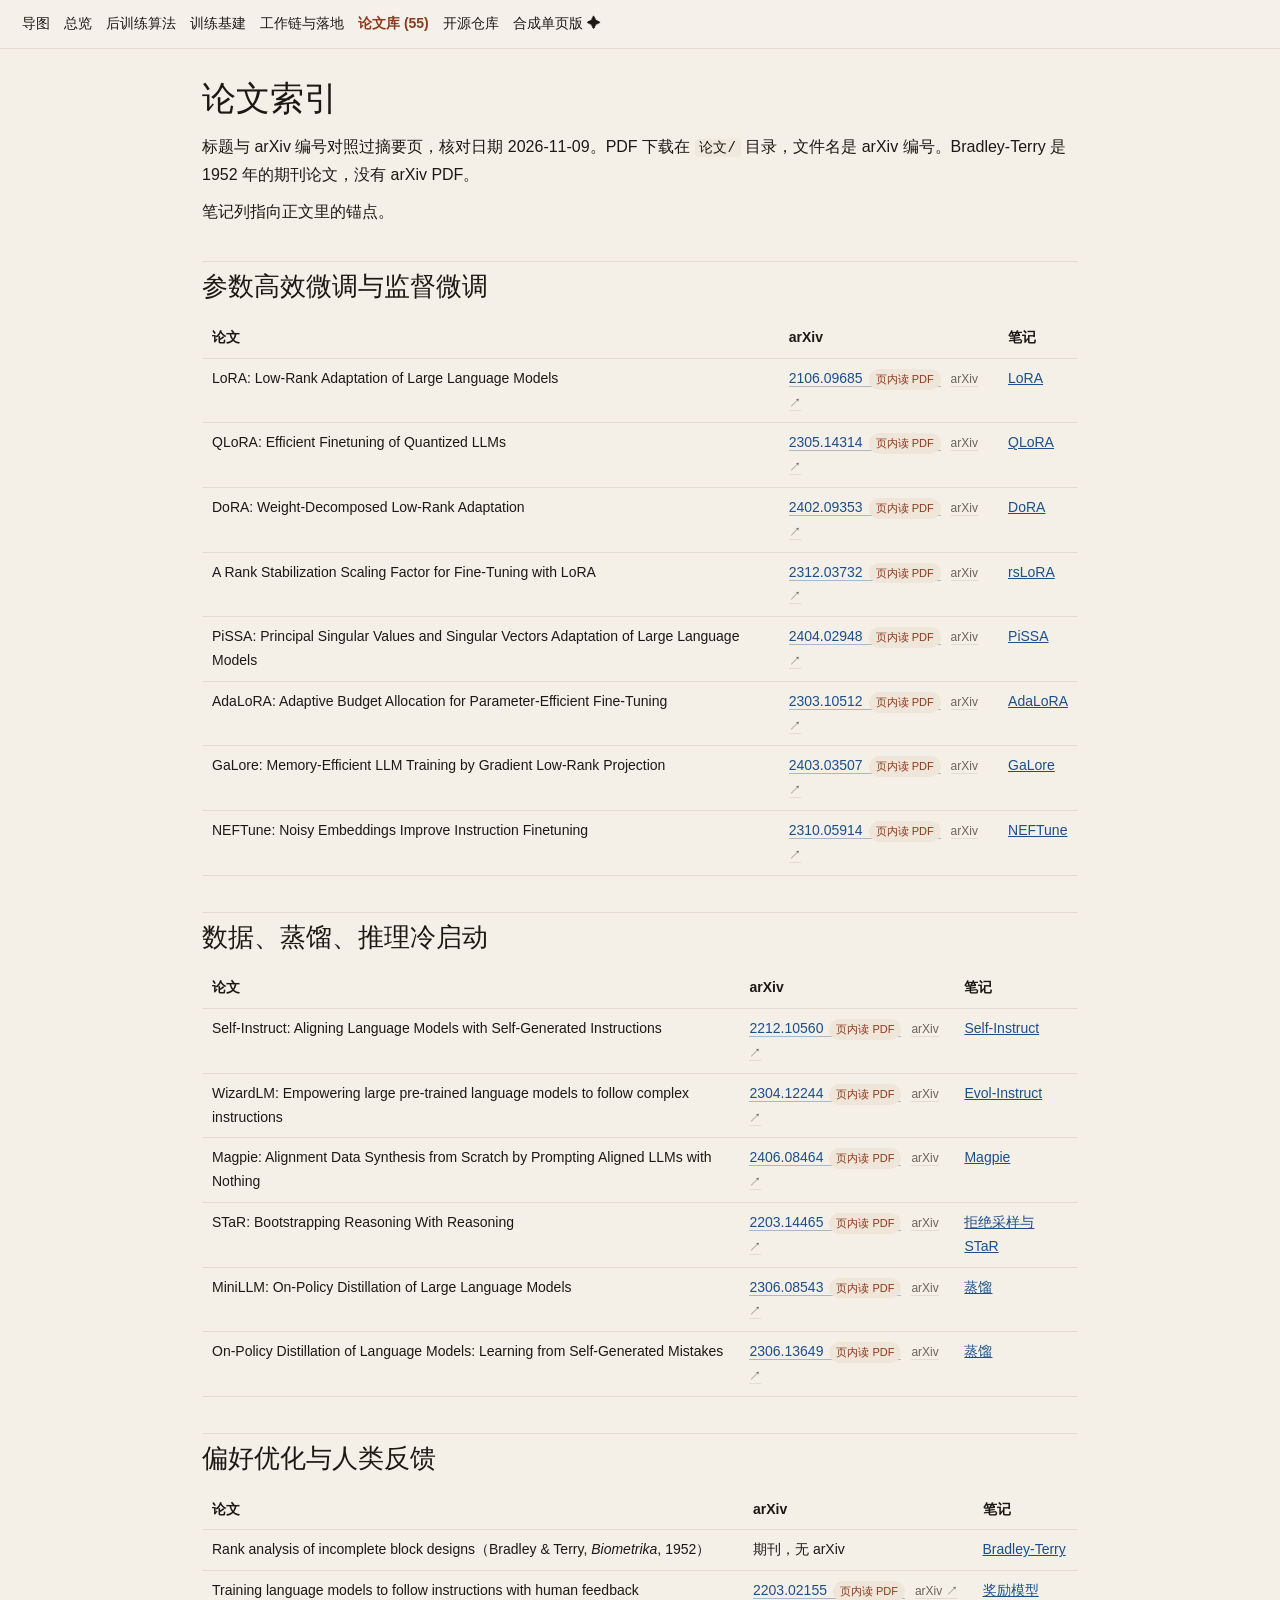
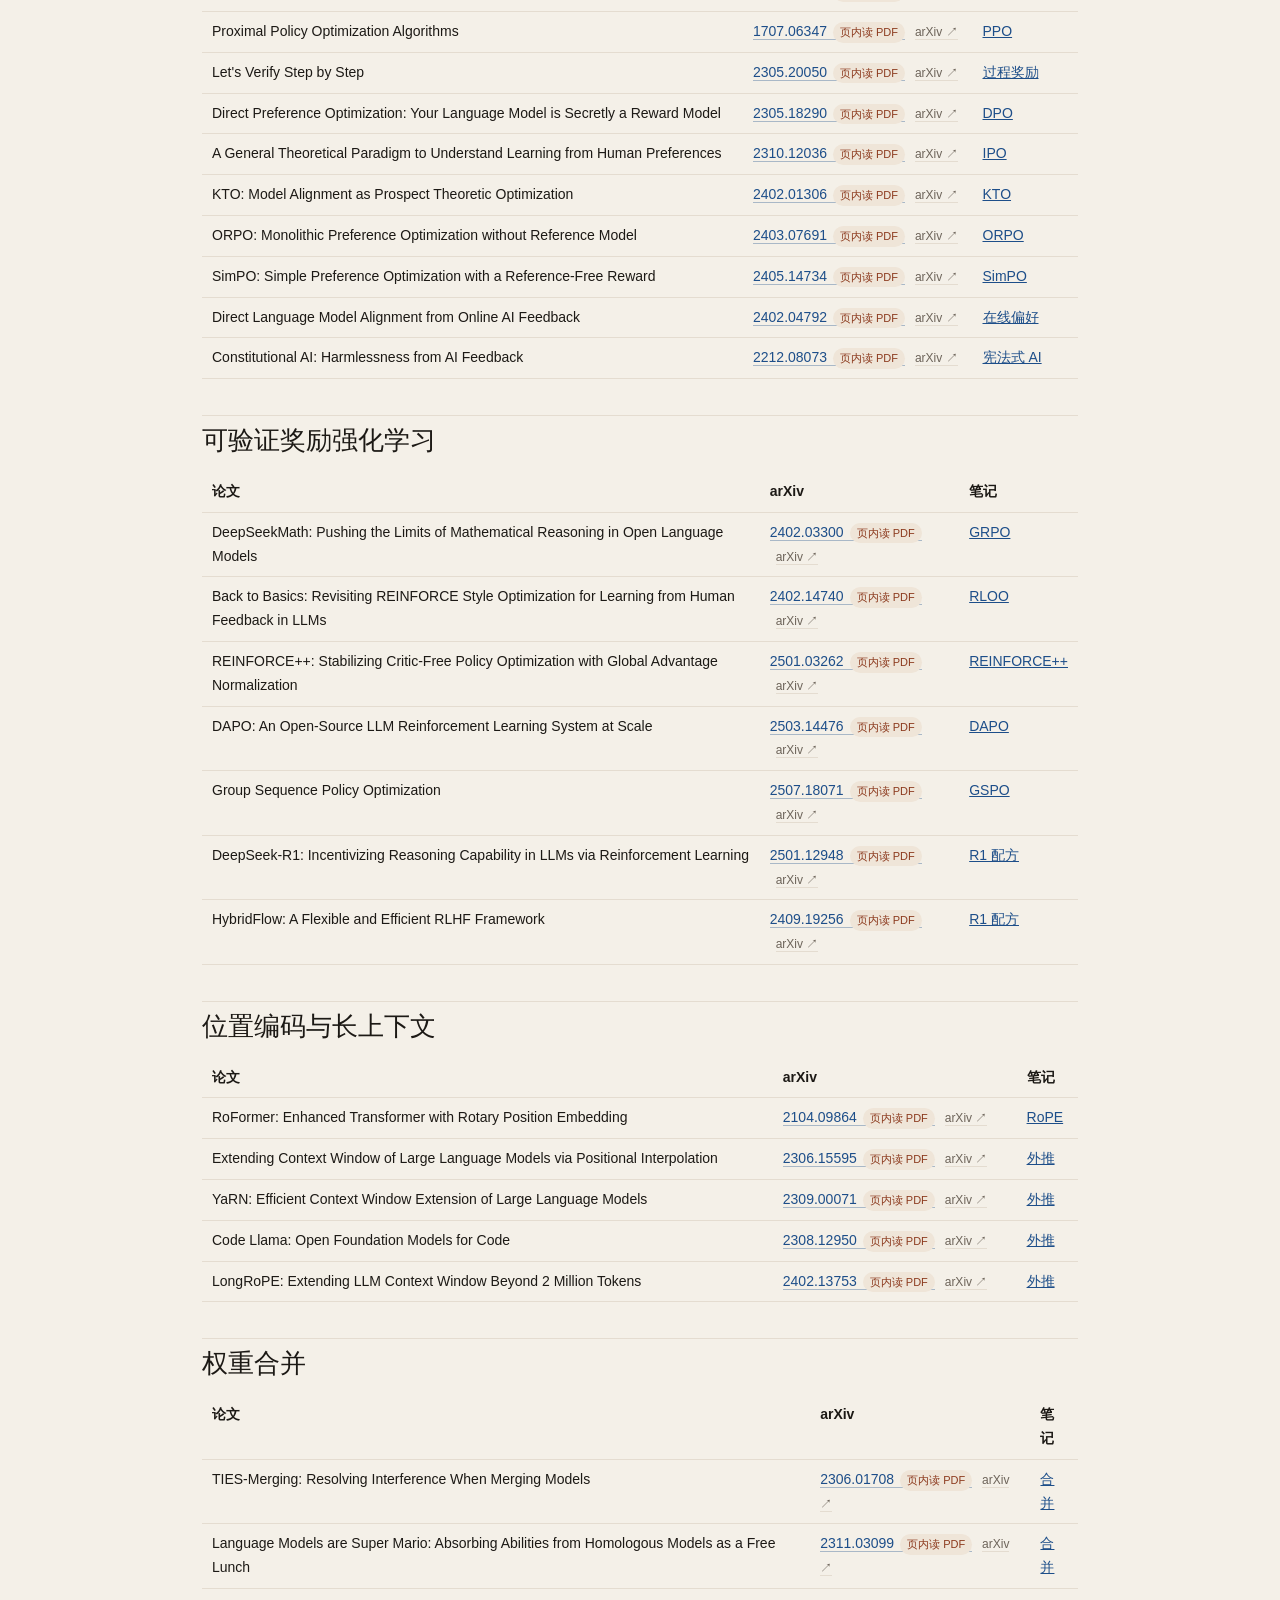
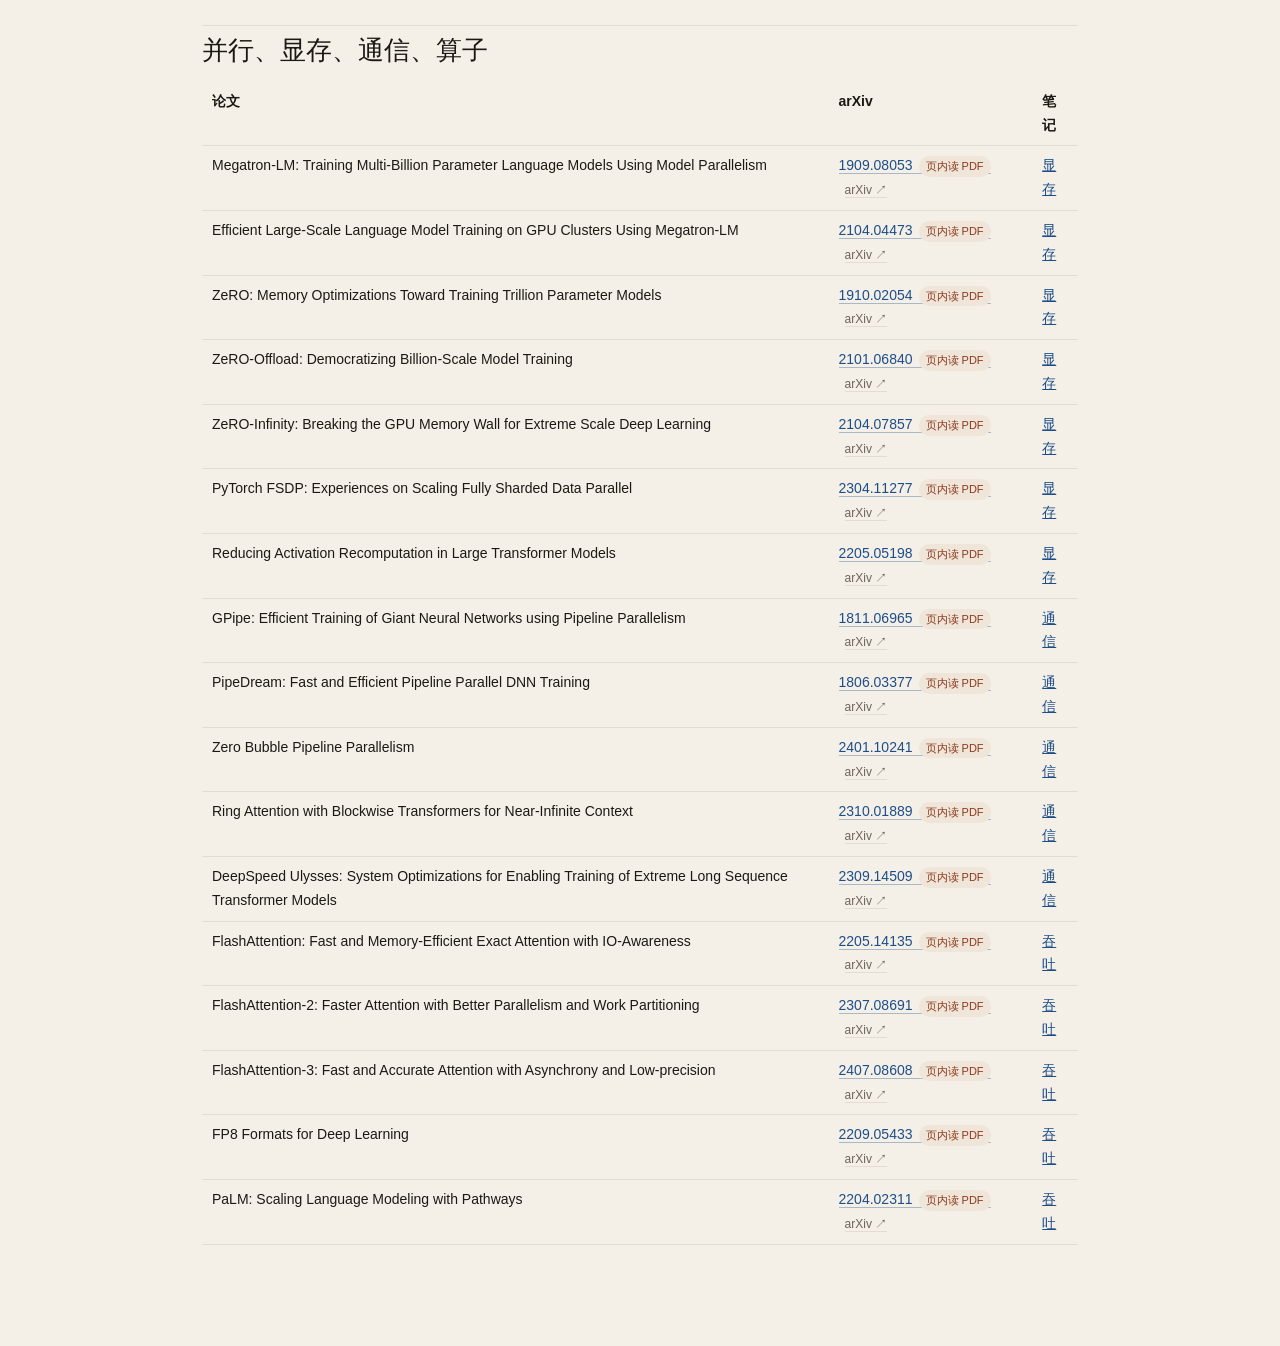
<file: 04-论文索引.html>
<!DOCTYPE html>
<html lang="zh-CN">
<head>
<meta charset="utf-8">
<meta name="viewport" content="width=device-width, initial-scale=1">
<title>04-论文索引 · 基模爷大学习</title>
<link rel="stylesheet" href="笔记.css">
</head>
<body>
<nav><a href="思维导图.html">导图</a><a href="README.html">总览</a><a href="01-后训练底层技术.html">后训练算法</a><a href="02-训练基础设施.html">训练基建</a><a href="03-工作链与落地.html">工作链与落地</a><a class="here" href="04-论文索引.html">论文库 (55)</a><a href="05-仓库索引.html">开源仓库</a><a href="release/基模爷大学习.html">合成单页版 ✦</a></nav>
<div class="page-split" id="page-split">
  <article><h1>论文索引</h1>
<p>标题与 arXiv 编号对照过摘要页，核对日期 2026-11-09。PDF 下载在 <code>论文/</code> 目录，文件名是 arXiv 编号。Bradley-Terry 是 1952 年的期刊论文，没有 arXiv PDF。</p>
<p>笔记列指向正文里的锚点。</p>
<h2>参数高效微调与监督微调</h2>
<div class="table-wrap"><table>
<thead>
<tr>
<th>论文</th>
<th>arXiv</th>
<th>笔记</th>
</tr>
</thead>
<tbody>
<tr>
<td>LoRA: Low-Rank Adaptation of Large Language Models</td>
<td><a class="paper-link" href="论文/2106.09685.pdf" data-paper="2106.09685" data-title="LoRA: Low-Rank Adaptation of Large Language Models">2106.09685<span class="read-pill">页内读 PDF</span></a> <a class="arxiv" target="_blank" rel="noopener" href="https://arxiv.org/abs/2106.09685">arXiv ↗</a></td>
<td><a href="01-后训练底层技术.html#lora">LoRA</a></td>
</tr>
<tr>
<td>QLoRA: Efficient Finetuning of Quantized LLMs</td>
<td><a class="paper-link" href="论文/2305.14314.pdf" data-paper="2305.14314" data-title="QLoRA: Efficient Finetuning of Quantized LLMs">2305.14314<span class="read-pill">页内读 PDF</span></a> <a class="arxiv" target="_blank" rel="noopener" href="https://arxiv.org/abs/2305.14314">arXiv ↗</a></td>
<td><a href="01-后训练底层技术.html#qlora">QLoRA</a></td>
</tr>
<tr>
<td>DoRA: Weight-Decomposed Low-Rank Adaptation</td>
<td><a class="paper-link" href="论文/2402.09353.pdf" data-paper="2402.09353" data-title="DoRA: Weight-Decomposed Low-Rank Adaptation">2402.09353<span class="read-pill">页内读 PDF</span></a> <a class="arxiv" target="_blank" rel="noopener" href="https://arxiv.org/abs/2402.09353">arXiv ↗</a></td>
<td><a href="01-后训练底层技术.html#dora">DoRA</a></td>
</tr>
<tr>
<td>A Rank Stabilization Scaling Factor for Fine-Tuning with LoRA</td>
<td><a class="paper-link" href="论文/2312.03732.pdf" data-paper="2312.03732" data-title="A Rank Stabilization Scaling Factor for Fine-Tuning with LoRA">2312.03732<span class="read-pill">页内读 PDF</span></a> <a class="arxiv" target="_blank" rel="noopener" href="https://arxiv.org/abs/2312.03732">arXiv ↗</a></td>
<td><a href="01-后训练底层技术.html#rslora">rsLoRA</a></td>
</tr>
<tr>
<td>PiSSA: Principal Singular Values and Singular Vectors Adaptation of Large Language Models</td>
<td><a class="paper-link" href="论文/2404.02948.pdf" data-paper="2404.02948" data-title="PiSSA: Principal Singular Values and Singular Vectors Adaptation of Large Language Models">2404.02948<span class="read-pill">页内读 PDF</span></a> <a class="arxiv" target="_blank" rel="noopener" href="https://arxiv.org/abs/2404.02948">arXiv ↗</a></td>
<td><a href="01-后训练底层技术.html#pissa">PiSSA</a></td>
</tr>
<tr>
<td>AdaLoRA: Adaptive Budget Allocation for Parameter-Efficient Fine-Tuning</td>
<td><a class="paper-link" href="论文/2303.10512.pdf" data-paper="2303.10512" data-title="AdaLoRA: Adaptive Budget Allocation for Parameter-Efficient Fine-Tuning">2303.10512<span class="read-pill">页内读 PDF</span></a> <a class="arxiv" target="_blank" rel="noopener" href="https://arxiv.org/abs/2303.10512">arXiv ↗</a></td>
<td><a href="01-后训练底层技术.html#adalora">AdaLoRA</a></td>
</tr>
<tr>
<td>GaLore: Memory-Efficient LLM Training by Gradient Low-Rank Projection</td>
<td><a class="paper-link" href="论文/2403.03507.pdf" data-paper="2403.03507" data-title="GaLore: Memory-Efficient LLM Training by Gradient Low-Rank Projection">2403.03507<span class="read-pill">页内读 PDF</span></a> <a class="arxiv" target="_blank" rel="noopener" href="https://arxiv.org/abs/2403.03507">arXiv ↗</a></td>
<td><a href="01-后训练底层技术.html#galore">GaLore</a></td>
</tr>
<tr>
<td>NEFTune: Noisy Embeddings Improve Instruction Finetuning</td>
<td><a class="paper-link" href="论文/2310.05914.pdf" data-paper="2310.05914" data-title="NEFTune: Noisy Embeddings Improve Instruction Finetuning">2310.05914<span class="read-pill">页内读 PDF</span></a> <a class="arxiv" target="_blank" rel="noopener" href="https://arxiv.org/abs/2310.05914">arXiv ↗</a></td>
<td><a href="01-后训练底层技术.html#neftune">NEFTune</a></td>
</tr>
</tbody>
</table></div>
<h2>数据、蒸馏、推理冷启动</h2>
<div class="table-wrap"><table>
<thead>
<tr>
<th>论文</th>
<th>arXiv</th>
<th>笔记</th>
</tr>
</thead>
<tbody>
<tr>
<td>Self-Instruct: Aligning Language Models with Self-Generated Instructions</td>
<td><a class="paper-link" href="论文/2212.10560.pdf" data-paper="2212.10560" data-title="Self-Instruct: Aligning Language Models with Self-Generated Instructions">2212.10560<span class="read-pill">页内读 PDF</span></a> <a class="arxiv" target="_blank" rel="noopener" href="https://arxiv.org/abs/2212.10560">arXiv ↗</a></td>
<td><a href="01-后训练底层技术.html#self-instruct-method">Self-Instruct</a></td>
</tr>
<tr>
<td>WizardLM: Empowering large pre-trained language models to follow complex instructions</td>
<td><a class="paper-link" href="论文/2304.12244.pdf" data-paper="2304.12244" data-title="WizardLM: Empowering large pre-trained language models to follow complex instructions">2304.12244<span class="read-pill">页内读 PDF</span></a> <a class="arxiv" target="_blank" rel="noopener" href="https://arxiv.org/abs/2304.12244">arXiv ↗</a></td>
<td><a href="01-后训练底层技术.html#evol-instruct">Evol-Instruct</a></td>
</tr>
<tr>
<td>Magpie: Alignment Data Synthesis from Scratch by Prompting Aligned LLMs with Nothing</td>
<td><a class="paper-link" href="论文/2406.08464.pdf" data-paper="2406.08464" data-title="Magpie: Alignment Data Synthesis from Scratch by Prompting Aligned LLMs with Nothing">2406.08464<span class="read-pill">页内读 PDF</span></a> <a class="arxiv" target="_blank" rel="noopener" href="https://arxiv.org/abs/2406.08464">arXiv ↗</a></td>
<td><a href="01-后训练底层技术.html#magpie">Magpie</a></td>
</tr>
<tr>
<td>STaR: Bootstrapping Reasoning With Reasoning</td>
<td><a class="paper-link" href="论文/2203.14465.pdf" data-paper="2203.14465" data-title="STaR: Bootstrapping Reasoning With Reasoning">2203.14465<span class="read-pill">页内读 PDF</span></a> <a class="arxiv" target="_blank" rel="noopener" href="https://arxiv.org/abs/2203.14465">arXiv ↗</a></td>
<td><a href="01-后训练底层技术.html#rft-star">拒绝采样与 STaR</a></td>
</tr>
<tr>
<td>MiniLLM: On-Policy Distillation of Large Language Models</td>
<td><a class="paper-link" href="论文/2306.08543.pdf" data-paper="2306.08543" data-title="MiniLLM: On-Policy Distillation of Large Language Models">2306.08543<span class="read-pill">页内读 PDF</span></a> <a class="arxiv" target="_blank" rel="noopener" href="https://arxiv.org/abs/2306.08543">arXiv ↗</a></td>
<td><a href="01-后训练底层技术.html#distill">蒸馏</a></td>
</tr>
<tr>
<td>On-Policy Distillation of Language Models: Learning from Self-Generated Mistakes</td>
<td><a class="paper-link" href="论文/2306.13649.pdf" data-paper="2306.13649" data-title="On-Policy Distillation of Language Models: Learning from Self-Generated Mistakes">2306.13649<span class="read-pill">页内读 PDF</span></a> <a class="arxiv" target="_blank" rel="noopener" href="https://arxiv.org/abs/2306.13649">arXiv ↗</a></td>
<td><a href="01-后训练底层技术.html#distill">蒸馏</a></td>
</tr>
</tbody>
</table></div>
<h2>偏好优化与人类反馈</h2>
<div class="table-wrap"><table>
<thead>
<tr>
<th>论文</th>
<th>arXiv</th>
<th>笔记</th>
</tr>
</thead>
<tbody>
<tr>
<td>Rank analysis of incomplete block designs（Bradley &amp; Terry, <em>Biometrika</em>, 1952）</td>
<td>期刊，无 arXiv</td>
<td><a href="01-后训练底层技术.html#bradley-terry-model">Bradley-Terry</a></td>
</tr>
<tr>
<td>Training language models to follow instructions with human feedback</td>
<td><a class="paper-link" href="论文/2203.02155.pdf" data-paper="2203.02155" data-title="Training language models to follow instructions with human feedback">2203.02155<span class="read-pill">页内读 PDF</span></a> <a class="arxiv" target="_blank" rel="noopener" href="https://arxiv.org/abs/2203.02155">arXiv ↗</a></td>
<td><a href="01-后训练底层技术.html#reward-model">奖励模型</a></td>
</tr>
<tr>
<td>Proximal Policy Optimization Algorithms</td>
<td><a class="paper-link" href="论文/1707.06347.pdf" data-paper="1707.06347" data-title="Proximal Policy Optimization Algorithms">1707.06347<span class="read-pill">页内读 PDF</span></a> <a class="arxiv" target="_blank" rel="noopener" href="https://arxiv.org/abs/1707.06347">arXiv ↗</a></td>
<td><a href="01-后训练底层技术.html#ppo-rlhf">PPO</a></td>
</tr>
<tr>
<td>Let's Verify Step by Step</td>
<td><a class="paper-link" href="论文/2305.20050.pdf" data-paper="2305.20050" data-title="Let&#x27;s Verify Step by Step">2305.20050<span class="read-pill">页内读 PDF</span></a> <a class="arxiv" target="_blank" rel="noopener" href="https://arxiv.org/abs/2305.20050">arXiv ↗</a></td>
<td><a href="01-后训练底层技术.html#prm">过程奖励</a></td>
</tr>
<tr>
<td>Direct Preference Optimization: Your Language Model is Secretly a Reward Model</td>
<td><a class="paper-link" href="论文/2305.18290.pdf" data-paper="2305.18290" data-title="Direct Preference Optimization: Your Language Model is Secretly a Reward Model">2305.18290<span class="read-pill">页内读 PDF</span></a> <a class="arxiv" target="_blank" rel="noopener" href="https://arxiv.org/abs/2305.18290">arXiv ↗</a></td>
<td><a href="01-后训练底层技术.html#dpo">DPO</a></td>
</tr>
<tr>
<td>A General Theoretical Paradigm to Understand Learning from Human Preferences</td>
<td><a class="paper-link" href="论文/2310.12036.pdf" data-paper="2310.12036" data-title="A General Theoretical Paradigm to Understand Learning from Human Preferences">2310.12036<span class="read-pill">页内读 PDF</span></a> <a class="arxiv" target="_blank" rel="noopener" href="https://arxiv.org/abs/2310.12036">arXiv ↗</a></td>
<td><a href="01-后训练底层技术.html#ipo">IPO</a></td>
</tr>
<tr>
<td>KTO: Model Alignment as Prospect Theoretic Optimization</td>
<td><a class="paper-link" href="论文/2402.01306.pdf" data-paper="2402.01306" data-title="KTO: Model Alignment as Prospect Theoretic Optimization">2402.01306<span class="read-pill">页内读 PDF</span></a> <a class="arxiv" target="_blank" rel="noopener" href="https://arxiv.org/abs/2402.01306">arXiv ↗</a></td>
<td><a href="01-后训练底层技术.html#kto">KTO</a></td>
</tr>
<tr>
<td>ORPO: Monolithic Preference Optimization without Reference Model</td>
<td><a class="paper-link" href="论文/2403.07691.pdf" data-paper="2403.07691" data-title="ORPO: Monolithic Preference Optimization without Reference Model">2403.07691<span class="read-pill">页内读 PDF</span></a> <a class="arxiv" target="_blank" rel="noopener" href="https://arxiv.org/abs/2403.07691">arXiv ↗</a></td>
<td><a href="01-后训练底层技术.html#orpo">ORPO</a></td>
</tr>
<tr>
<td>SimPO: Simple Preference Optimization with a Reference-Free Reward</td>
<td><a class="paper-link" href="论文/2405.14734.pdf" data-paper="2405.14734" data-title="SimPO: Simple Preference Optimization with a Reference-Free Reward">2405.14734<span class="read-pill">页内读 PDF</span></a> <a class="arxiv" target="_blank" rel="noopener" href="https://arxiv.org/abs/2405.14734">arXiv ↗</a></td>
<td><a href="01-后训练底层技术.html#simpo">SimPO</a></td>
</tr>
<tr>
<td>Direct Language Model Alignment from Online AI Feedback</td>
<td><a class="paper-link" href="论文/2402.04792.pdf" data-paper="2402.04792" data-title="Direct Language Model Alignment from Online AI Feedback">2402.04792<span class="read-pill">页内读 PDF</span></a> <a class="arxiv" target="_blank" rel="noopener" href="https://arxiv.org/abs/2402.04792">arXiv ↗</a></td>
<td><a href="01-后训练底层技术.html#online-dpo">在线偏好</a></td>
</tr>
<tr>
<td>Constitutional AI: Harmlessness from AI Feedback</td>
<td><a class="paper-link" href="论文/2212.08073.pdf" data-paper="2212.08073" data-title="Constitutional AI: Harmlessness from AI Feedback">2212.08073<span class="read-pill">页内读 PDF</span></a> <a class="arxiv" target="_blank" rel="noopener" href="https://arxiv.org/abs/2212.08073">arXiv ↗</a></td>
<td><a href="01-后训练底层技术.html#cai">宪法式 AI</a></td>
</tr>
</tbody>
</table></div>
<h2>可验证奖励强化学习</h2>
<div class="table-wrap"><table>
<thead>
<tr>
<th>论文</th>
<th>arXiv</th>
<th>笔记</th>
</tr>
</thead>
<tbody>
<tr>
<td>DeepSeekMath: Pushing the Limits of Mathematical Reasoning in Open Language Models</td>
<td><a class="paper-link" href="论文/2402.03300.pdf" data-paper="2402.03300" data-title="DeepSeekMath: Pushing the Limits of Mathematical Reasoning in Open Language Models">2402.03300<span class="read-pill">页内读 PDF</span></a> <a class="arxiv" target="_blank" rel="noopener" href="https://arxiv.org/abs/2402.03300">arXiv ↗</a></td>
<td><a href="01-后训练底层技术.html#grpo-algo">GRPO</a></td>
</tr>
<tr>
<td>Back to Basics: Revisiting REINFORCE Style Optimization for Learning from Human Feedback in LLMs</td>
<td><a class="paper-link" href="论文/2402.14740.pdf" data-paper="2402.14740" data-title="Back to Basics: Revisiting REINFORCE Style Optimization for Learning from Human Feedback in LLMs">2402.14740<span class="read-pill">页内读 PDF</span></a> <a class="arxiv" target="_blank" rel="noopener" href="https://arxiv.org/abs/2402.14740">arXiv ↗</a></td>
<td><a href="01-后训练底层技术.html#rloo">RLOO</a></td>
</tr>
<tr>
<td>REINFORCE++: Stabilizing Critic-Free Policy Optimization with Global Advantage Normalization</td>
<td><a class="paper-link" href="论文/2501.03262.pdf" data-paper="2501.03262" data-title="REINFORCE++: Stabilizing Critic-Free Policy Optimization with Global Advantage Normalization">2501.03262<span class="read-pill">页内读 PDF</span></a> <a class="arxiv" target="_blank" rel="noopener" href="https://arxiv.org/abs/2501.03262">arXiv ↗</a></td>
<td><a href="01-后训练底层技术.html#reinforce-pp">REINFORCE++</a></td>
</tr>
<tr>
<td>DAPO: An Open-Source LLM Reinforcement Learning System at Scale</td>
<td><a class="paper-link" href="论文/2503.14476.pdf" data-paper="2503.14476" data-title="DAPO: An Open-Source LLM Reinforcement Learning System at Scale">2503.14476<span class="read-pill">页内读 PDF</span></a> <a class="arxiv" target="_blank" rel="noopener" href="https://arxiv.org/abs/2503.14476">arXiv ↗</a></td>
<td><a href="01-后训练底层技术.html#dapo">DAPO</a></td>
</tr>
<tr>
<td>Group Sequence Policy Optimization</td>
<td><a class="paper-link" href="论文/2507.18071.pdf" data-paper="2507.18071" data-title="Group Sequence Policy Optimization">2507.18071<span class="read-pill">页内读 PDF</span></a> <a class="arxiv" target="_blank" rel="noopener" href="https://arxiv.org/abs/2507.18071">arXiv ↗</a></td>
<td><a href="01-后训练底层技术.html#gspo">GSPO</a></td>
</tr>
<tr>
<td>DeepSeek-R1: Incentivizing Reasoning Capability in LLMs via Reinforcement Learning</td>
<td><a class="paper-link" href="论文/2501.12948.pdf" data-paper="2501.12948" data-title="DeepSeek-R1: Incentivizing Reasoning Capability in LLMs via Reinforcement Learning">2501.12948<span class="read-pill">页内读 PDF</span></a> <a class="arxiv" target="_blank" rel="noopener" href="https://arxiv.org/abs/2501.12948">arXiv ↗</a></td>
<td><a href="01-后训练底层技术.html#r1">R1 配方</a></td>
</tr>
<tr>
<td>HybridFlow: A Flexible and Efficient RLHF Framework</td>
<td><a class="paper-link" href="论文/2409.19256.pdf" data-paper="2409.19256" data-title="HybridFlow: A Flexible and Efficient RLHF Framework">2409.19256<span class="read-pill">页内读 PDF</span></a> <a class="arxiv" target="_blank" rel="noopener" href="https://arxiv.org/abs/2409.19256">arXiv ↗</a></td>
<td><a href="01-后训练底层技术.html#r1">R1 配方</a></td>
</tr>
</tbody>
</table></div>
<h2>位置编码与长上下文</h2>
<div class="table-wrap"><table>
<thead>
<tr>
<th>论文</th>
<th>arXiv</th>
<th>笔记</th>
</tr>
</thead>
<tbody>
<tr>
<td>RoFormer: Enhanced Transformer with Rotary Position Embedding</td>
<td><a class="paper-link" href="论文/2104.09864.pdf" data-paper="2104.09864" data-title="RoFormer: Enhanced Transformer with Rotary Position Embedding">2104.09864<span class="read-pill">页内读 PDF</span></a> <a class="arxiv" target="_blank" rel="noopener" href="https://arxiv.org/abs/2104.09864">arXiv ↗</a></td>
<td><a href="01-后训练底层技术.html#rope">RoPE</a></td>
</tr>
<tr>
<td>Extending Context Window of Large Language Models via Positional Interpolation</td>
<td><a class="paper-link" href="论文/2306.15595.pdf" data-paper="2306.15595" data-title="Extending Context Window of Large Language Models via Positional Interpolation">2306.15595<span class="read-pill">页内读 PDF</span></a> <a class="arxiv" target="_blank" rel="noopener" href="https://arxiv.org/abs/2306.15595">arXiv ↗</a></td>
<td><a href="01-后训练底层技术.html#rope">外推</a></td>
</tr>
<tr>
<td>YaRN: Efficient Context Window Extension of Large Language Models</td>
<td><a class="paper-link" href="论文/2309.00071.pdf" data-paper="2309.00071" data-title="YaRN: Efficient Context Window Extension of Large Language Models">2309.00071<span class="read-pill">页内读 PDF</span></a> <a class="arxiv" target="_blank" rel="noopener" href="https://arxiv.org/abs/2309.00071">arXiv ↗</a></td>
<td><a href="01-后训练底层技术.html#rope">外推</a></td>
</tr>
<tr>
<td>Code Llama: Open Foundation Models for Code</td>
<td><a class="paper-link" href="论文/2308.12950.pdf" data-paper="2308.12950" data-title="Code Llama: Open Foundation Models for Code">2308.12950<span class="read-pill">页内读 PDF</span></a> <a class="arxiv" target="_blank" rel="noopener" href="https://arxiv.org/abs/2308.12950">arXiv ↗</a></td>
<td><a href="01-后训练底层技术.html#rope">外推</a></td>
</tr>
<tr>
<td>LongRoPE: Extending LLM Context Window Beyond 2 Million Tokens</td>
<td><a class="paper-link" href="论文/2402.13753.pdf" data-paper="2402.13753" data-title="LongRoPE: Extending LLM Context Window Beyond 2 Million Tokens">2402.13753<span class="read-pill">页内读 PDF</span></a> <a class="arxiv" target="_blank" rel="noopener" href="https://arxiv.org/abs/2402.13753">arXiv ↗</a></td>
<td><a href="01-后训练底层技术.html#rope">外推</a></td>
</tr>
</tbody>
</table></div>
<h2>权重合并</h2>
<div class="table-wrap"><table>
<thead>
<tr>
<th>论文</th>
<th>arXiv</th>
<th>笔记</th>
</tr>
</thead>
<tbody>
<tr>
<td>TIES-Merging: Resolving Interference When Merging Models</td>
<td><a class="paper-link" href="论文/2306.01708.pdf" data-paper="2306.01708" data-title="TIES-Merging: Resolving Interference When Merging Models">2306.01708<span class="read-pill">页内读 PDF</span></a> <a class="arxiv" target="_blank" rel="noopener" href="https://arxiv.org/abs/2306.01708">arXiv ↗</a></td>
<td><a href="01-后训练底层技术.html#merging">合并</a></td>
</tr>
<tr>
<td>Language Models are Super Mario: Absorbing Abilities from Homologous Models as a Free Lunch</td>
<td><a class="paper-link" href="论文/2311.03099.pdf" data-paper="2311.03099" data-title="Language Models are Super Mario: Absorbing Abilities from Homologous Models as a Free Lunch">2311.03099<span class="read-pill">页内读 PDF</span></a> <a class="arxiv" target="_blank" rel="noopener" href="https://arxiv.org/abs/2311.03099">arXiv ↗</a></td>
<td><a href="01-后训练底层技术.html#merging">合并</a></td>
</tr>
</tbody>
</table></div>
<h2>并行、显存、通信、算子</h2>
<div class="table-wrap"><table>
<thead>
<tr>
<th>论文</th>
<th>arXiv</th>
<th>笔记</th>
</tr>
</thead>
<tbody>
<tr>
<td>Megatron-LM: Training Multi-Billion Parameter Language Models Using Model Parallelism</td>
<td><a class="paper-link" href="论文/1909.08053.pdf" data-paper="1909.08053" data-title="Megatron-LM: Training Multi-Billion Parameter Language Models Using Model Parallelism">1909.08053<span class="read-pill">页内读 PDF</span></a> <a class="arxiv" target="_blank" rel="noopener" href="https://arxiv.org/abs/1909.08053">arXiv ↗</a></td>
<td><a href="02-训练基础设施.html#memory">显存</a></td>
</tr>
<tr>
<td>Efficient Large-Scale Language Model Training on GPU Clusters Using Megatron-LM</td>
<td><a class="paper-link" href="论文/2104.04473.pdf" data-paper="2104.04473" data-title="Efficient Large-Scale Language Model Training on GPU Clusters Using Megatron-LM">2104.04473<span class="read-pill">页内读 PDF</span></a> <a class="arxiv" target="_blank" rel="noopener" href="https://arxiv.org/abs/2104.04473">arXiv ↗</a></td>
<td><a href="02-训练基础设施.html#memory">显存</a></td>
</tr>
<tr>
<td>ZeRO: Memory Optimizations Toward Training Trillion Parameter Models</td>
<td><a class="paper-link" href="论文/1910.02054.pdf" data-paper="1910.02054" data-title="ZeRO: Memory Optimizations Toward Training Trillion Parameter Models">1910.02054<span class="read-pill">页内读 PDF</span></a> <a class="arxiv" target="_blank" rel="noopener" href="https://arxiv.org/abs/1910.02054">arXiv ↗</a></td>
<td><a href="02-训练基础设施.html#memory">显存</a></td>
</tr>
<tr>
<td>ZeRO-Offload: Democratizing Billion-Scale Model Training</td>
<td><a class="paper-link" href="论文/2101.06840.pdf" data-paper="2101.06840" data-title="ZeRO-Offload: Democratizing Billion-Scale Model Training">2101.06840<span class="read-pill">页内读 PDF</span></a> <a class="arxiv" target="_blank" rel="noopener" href="https://arxiv.org/abs/2101.06840">arXiv ↗</a></td>
<td><a href="02-训练基础设施.html#memory">显存</a></td>
</tr>
<tr>
<td>ZeRO-Infinity: Breaking the GPU Memory Wall for Extreme Scale Deep Learning</td>
<td><a class="paper-link" href="论文/2104.07857.pdf" data-paper="2104.07857" data-title="ZeRO-Infinity: Breaking the GPU Memory Wall for Extreme Scale Deep Learning">2104.07857<span class="read-pill">页内读 PDF</span></a> <a class="arxiv" target="_blank" rel="noopener" href="https://arxiv.org/abs/2104.07857">arXiv ↗</a></td>
<td><a href="02-训练基础设施.html#memory">显存</a></td>
</tr>
<tr>
<td>PyTorch FSDP: Experiences on Scaling Fully Sharded Data Parallel</td>
<td><a class="paper-link" href="论文/2304.11277.pdf" data-paper="2304.11277" data-title="PyTorch FSDP: Experiences on Scaling Fully Sharded Data Parallel">2304.11277<span class="read-pill">页内读 PDF</span></a> <a class="arxiv" target="_blank" rel="noopener" href="https://arxiv.org/abs/2304.11277">arXiv ↗</a></td>
<td><a href="02-训练基础设施.html#memory">显存</a></td>
</tr>
<tr>
<td>Reducing Activation Recomputation in Large Transformer Models</td>
<td><a class="paper-link" href="论文/2205.05198.pdf" data-paper="2205.05198" data-title="Reducing Activation Recomputation in Large Transformer Models">2205.05198<span class="read-pill">页内读 PDF</span></a> <a class="arxiv" target="_blank" rel="noopener" href="https://arxiv.org/abs/2205.05198">arXiv ↗</a></td>
<td><a href="02-训练基础设施.html#memory">显存</a></td>
</tr>
<tr>
<td>GPipe: Efficient Training of Giant Neural Networks using Pipeline Parallelism</td>
<td><a class="paper-link" href="论文/1811.06965.pdf" data-paper="1811.06965" data-title="GPipe: Efficient Training of Giant Neural Networks using Pipeline Parallelism">1811.06965<span class="read-pill">页内读 PDF</span></a> <a class="arxiv" target="_blank" rel="noopener" href="https://arxiv.org/abs/1811.06965">arXiv ↗</a></td>
<td><a href="02-训练基础设施.html#comm">通信</a></td>
</tr>
<tr>
<td>PipeDream: Fast and Efficient Pipeline Parallel DNN Training</td>
<td><a class="paper-link" href="论文/1806.03377.pdf" data-paper="1806.03377" data-title="PipeDream: Fast and Efficient Pipeline Parallel DNN Training">1806.03377<span class="read-pill">页内读 PDF</span></a> <a class="arxiv" target="_blank" rel="noopener" href="https://arxiv.org/abs/1806.03377">arXiv ↗</a></td>
<td><a href="02-训练基础设施.html#comm">通信</a></td>
</tr>
<tr>
<td>Zero Bubble Pipeline Parallelism</td>
<td><a class="paper-link" href="论文/2401.10241.pdf" data-paper="2401.10241" data-title="Zero Bubble Pipeline Parallelism">2401.10241<span class="read-pill">页内读 PDF</span></a> <a class="arxiv" target="_blank" rel="noopener" href="https://arxiv.org/abs/2401.10241">arXiv ↗</a></td>
<td><a href="02-训练基础设施.html#comm">通信</a></td>
</tr>
<tr>
<td>Ring Attention with Blockwise Transformers for Near-Infinite Context</td>
<td><a class="paper-link" href="论文/2310.01889.pdf" data-paper="2310.01889" data-title="Ring Attention with Blockwise Transformers for Near-Infinite Context">2310.01889<span class="read-pill">页内读 PDF</span></a> <a class="arxiv" target="_blank" rel="noopener" href="https://arxiv.org/abs/2310.01889">arXiv ↗</a></td>
<td><a href="02-训练基础设施.html#comm">通信</a></td>
</tr>
<tr>
<td>DeepSpeed Ulysses: System Optimizations for Enabling Training of Extreme Long Sequence Transformer Models</td>
<td><a class="paper-link" href="论文/2309.14509.pdf" data-paper="2309.14509" data-title="DeepSpeed Ulysses: System Optimizations for Enabling Training of Extreme Long Sequence Transformer Models">2309.14509<span class="read-pill">页内读 PDF</span></a> <a class="arxiv" target="_blank" rel="noopener" href="https://arxiv.org/abs/2309.14509">arXiv ↗</a></td>
<td><a href="02-训练基础设施.html#comm">通信</a></td>
</tr>
<tr>
<td>FlashAttention: Fast and Memory-Efficient Exact Attention with IO-Awareness</td>
<td><a class="paper-link" href="论文/2205.14135.pdf" data-paper="2205.14135" data-title="FlashAttention: Fast and Memory-Efficient Exact Attention with IO-Awareness">2205.14135<span class="read-pill">页内读 PDF</span></a> <a class="arxiv" target="_blank" rel="noopener" href="https://arxiv.org/abs/2205.14135">arXiv ↗</a></td>
<td><a href="02-训练基础设施.html#throughput">吞吐</a></td>
</tr>
<tr>
<td>FlashAttention-2: Faster Attention with Better Parallelism and Work Partitioning</td>
<td><a class="paper-link" href="论文/2307.08691.pdf" data-paper="2307.08691" data-title="FlashAttention-2: Faster Attention with Better Parallelism and Work Partitioning">2307.08691<span class="read-pill">页内读 PDF</span></a> <a class="arxiv" target="_blank" rel="noopener" href="https://arxiv.org/abs/2307.08691">arXiv ↗</a></td>
<td><a href="02-训练基础设施.html#throughput">吞吐</a></td>
</tr>
<tr>
<td>FlashAttention-3: Fast and Accurate Attention with Asynchrony and Low-precision</td>
<td><a class="paper-link" href="论文/2407.08608.pdf" data-paper="2407.08608" data-title="FlashAttention-3: Fast and Accurate Attention with Asynchrony and Low-precision">2407.08608<span class="read-pill">页内读 PDF</span></a> <a class="arxiv" target="_blank" rel="noopener" href="https://arxiv.org/abs/2407.08608">arXiv ↗</a></td>
<td><a href="02-训练基础设施.html#throughput">吞吐</a></td>
</tr>
<tr>
<td>FP8 Formats for Deep Learning</td>
<td><a class="paper-link" href="论文/2209.05433.pdf" data-paper="2209.05433" data-title="FP8 Formats for Deep Learning">2209.05433<span class="read-pill">页内读 PDF</span></a> <a class="arxiv" target="_blank" rel="noopener" href="https://arxiv.org/abs/2209.05433">arXiv ↗</a></td>
<td><a href="02-训练基础设施.html#throughput">吞吐</a></td>
</tr>
<tr>
<td>PaLM: Scaling Language Modeling with Pathways</td>
<td><a class="paper-link" href="论文/2204.02311.pdf" data-paper="2204.02311" data-title="PaLM: Scaling Language Modeling with Pathways">2204.02311<span class="read-pill">页内读 PDF</span></a> <a class="arxiv" target="_blank" rel="noopener" href="https://arxiv.org/abs/2204.02311">arXiv ↗</a></td>
<td><a href="02-训练基础设施.html#throughput">吞吐</a></td>
</tr>
</tbody>
</table></div></article>
  <aside class="inline-reader" id="inline-reader" hidden>
    <div class="inline-reader-bar">
      <strong id="ir-title">论文阅读</strong>
      <div>
        <a id="ir-open" href="#" target="_blank" rel="noopener">新窗口</a>
        <button type="button" id="ir-close">关闭 ✕</button>
      </div>
    </div>
    <iframe id="ir-frame" title="论文 PDF"></iframe>
  </aside>
</div>
<script>
document.addEventListener("click", (e) => {
  const a = e.target.closest("a[data-paper]");
  if (!a) return;
  e.preventDefault();
  const box = document.getElementById("inline-reader");
  const frame = document.getElementById("ir-frame");
  document.getElementById("ir-title").textContent = a.dataset.title || a.textContent;
  document.getElementById("ir-open").href = a.getAttribute("href");
  frame.src = a.getAttribute("href");
  box.hidden = false;
  document.getElementById("page-split").classList.add("has-reader");
});
document.getElementById("ir-close").addEventListener("click", () => {
  document.getElementById("inline-reader").hidden = true;
  document.getElementById("page-split").classList.remove("has-reader");
});
</script>
</body>
</html>
</file>
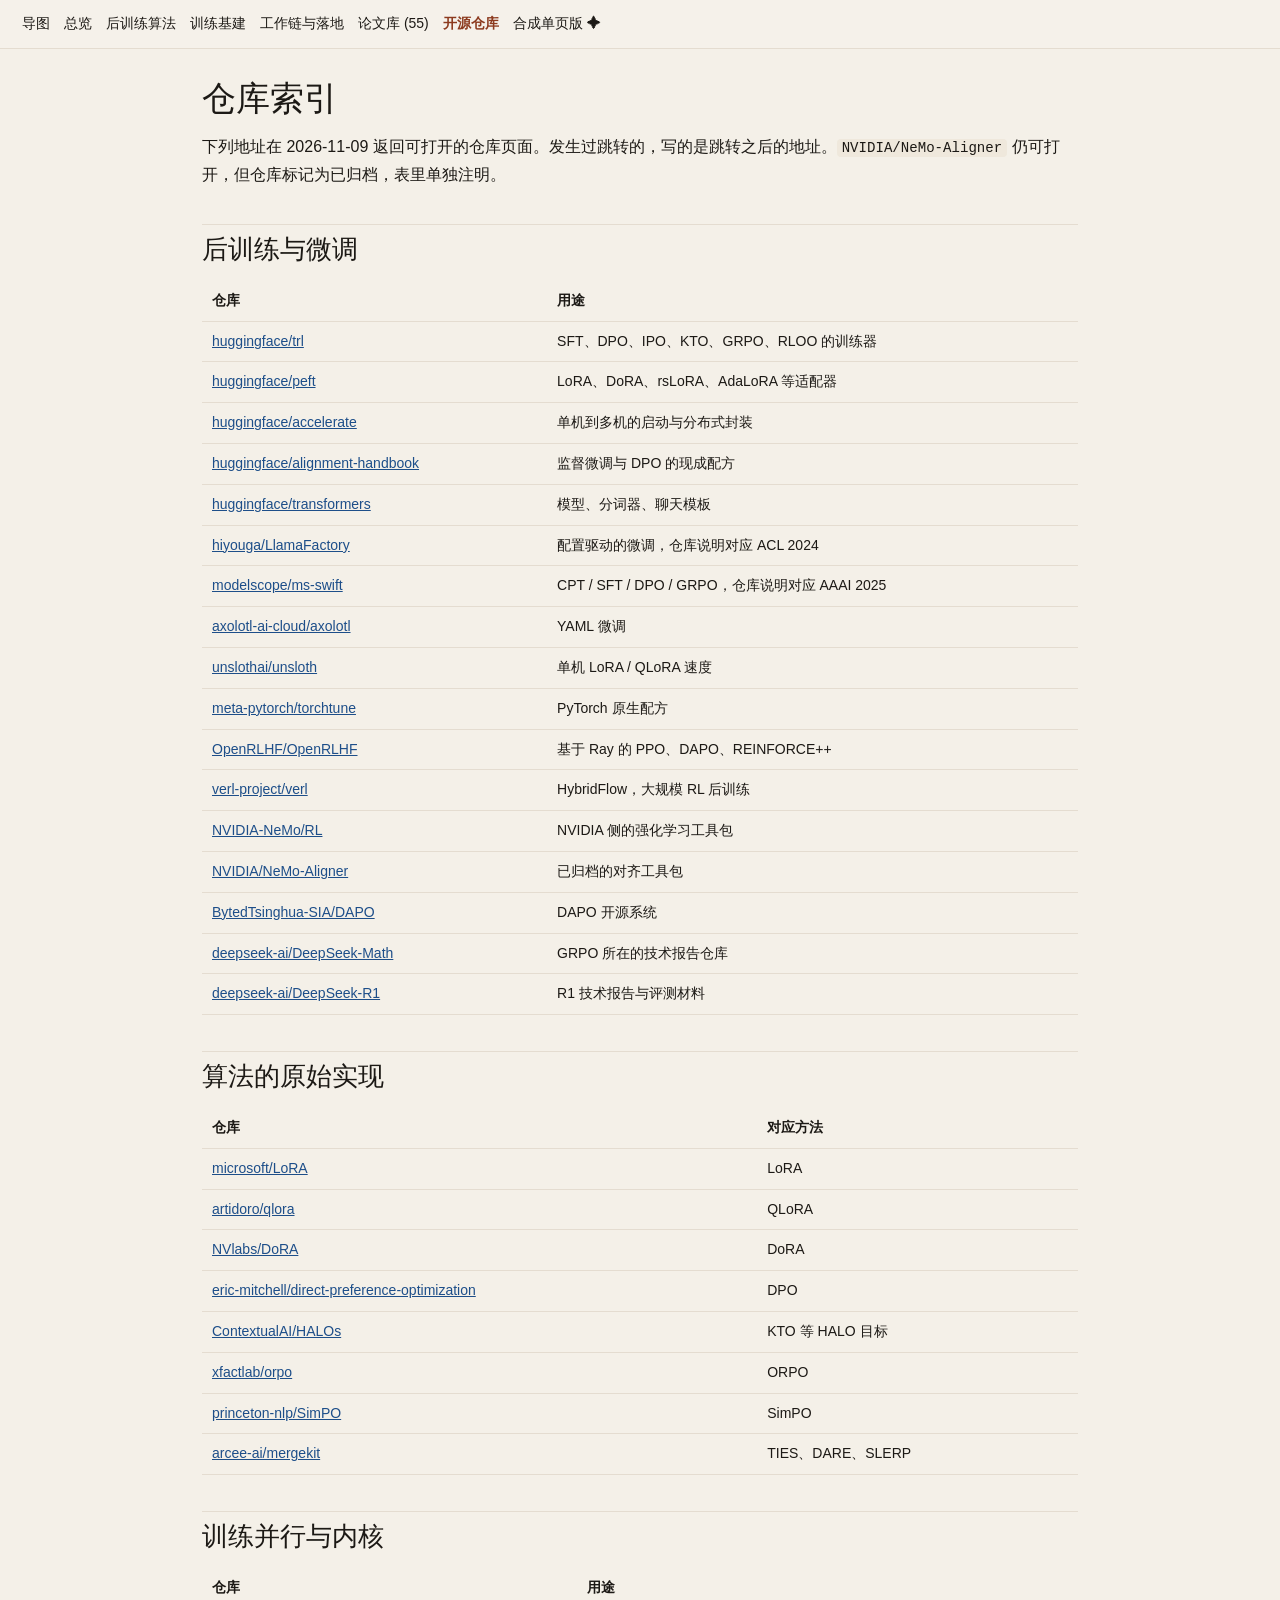
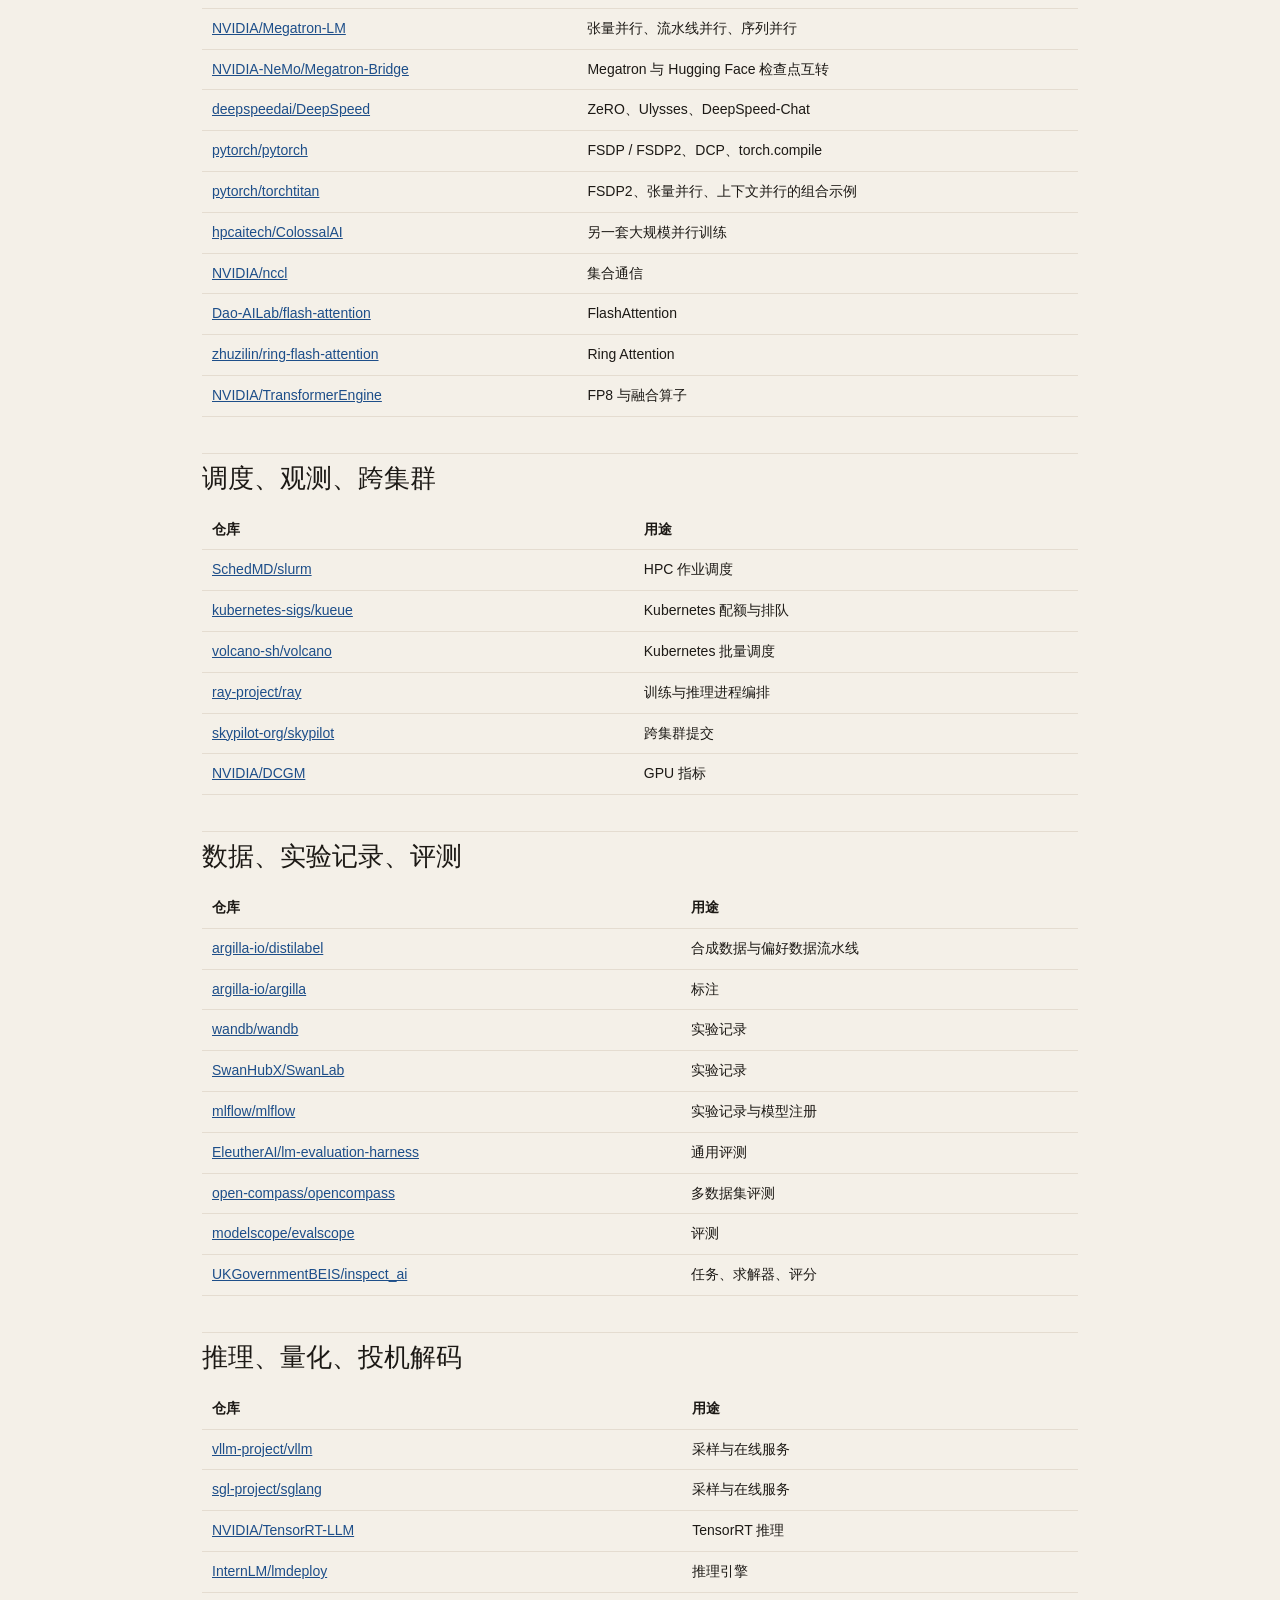
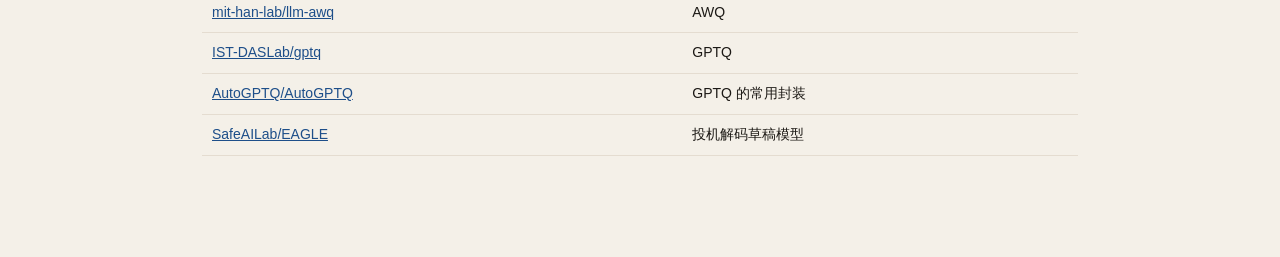
<file: 05-仓库索引.html>
<!DOCTYPE html>
<html lang="zh-CN">
<head>
<meta charset="utf-8">
<meta name="viewport" content="width=device-width, initial-scale=1">
<title>05-仓库索引 · 基模爷大学习</title>
<link rel="stylesheet" href="笔记.css">
</head>
<body>
<nav><a href="思维导图.html">导图</a><a href="README.html">总览</a><a href="01-后训练底层技术.html">后训练算法</a><a href="02-训练基础设施.html">训练基建</a><a href="03-工作链与落地.html">工作链与落地</a><a href="04-论文索引.html">论文库 (55)</a><a class="here" href="05-仓库索引.html">开源仓库</a><a href="release/基模爷大学习.html">合成单页版 ✦</a></nav>
<div class="page-split" id="page-split">
  <article><h1>仓库索引</h1>
<p>下列地址在 2026-11-09 返回可打开的仓库页面。发生过跳转的，写的是跳转之后的地址。<code>NVIDIA/NeMo-Aligner</code> 仍可打开，但仓库标记为已归档，表里单独注明。</p>
<h2>后训练与微调</h2>
<div class="table-wrap"><table>
<thead>
<tr>
<th>仓库</th>
<th>用途</th>
</tr>
</thead>
<tbody>
<tr>
<td><a href="https://github.com/huggingface/trl">huggingface/trl</a></td>
<td>SFT、DPO、IPO、KTO、GRPO、RLOO 的训练器</td>
</tr>
<tr>
<td><a href="https://github.com/huggingface/peft">huggingface/peft</a></td>
<td>LoRA、DoRA、rsLoRA、AdaLoRA 等适配器</td>
</tr>
<tr>
<td><a href="https://github.com/huggingface/accelerate">huggingface/accelerate</a></td>
<td>单机到多机的启动与分布式封装</td>
</tr>
<tr>
<td><a href="https://github.com/huggingface/alignment-handbook">huggingface/alignment-handbook</a></td>
<td>监督微调与 DPO 的现成配方</td>
</tr>
<tr>
<td><a href="https://github.com/huggingface/transformers">huggingface/transformers</a></td>
<td>模型、分词器、聊天模板</td>
</tr>
<tr>
<td><a href="https://github.com/hiyouga/LlamaFactory">hiyouga/LlamaFactory</a></td>
<td>配置驱动的微调，仓库说明对应 ACL 2024</td>
</tr>
<tr>
<td><a href="https://github.com/modelscope/ms-swift">modelscope/ms-swift</a></td>
<td>CPT / SFT / DPO / GRPO，仓库说明对应 AAAI 2025</td>
</tr>
<tr>
<td><a href="https://github.com/axolotl-ai-cloud/axolotl">axolotl-ai-cloud/axolotl</a></td>
<td>YAML 微调</td>
</tr>
<tr>
<td><a href="https://github.com/unslothai/unsloth">unslothai/unsloth</a></td>
<td>单机 LoRA / QLoRA 速度</td>
</tr>
<tr>
<td><a href="https://github.com/meta-pytorch/torchtune">meta-pytorch/torchtune</a></td>
<td>PyTorch 原生配方</td>
</tr>
<tr>
<td><a href="https://github.com/OpenRLHF/OpenRLHF">OpenRLHF/OpenRLHF</a></td>
<td>基于 Ray 的 PPO、DAPO、REINFORCE++</td>
</tr>
<tr>
<td><a href="https://github.com/verl-project/verl">verl-project/verl</a></td>
<td>HybridFlow，大规模 RL 后训练</td>
</tr>
<tr>
<td><a href="https://github.com/NVIDIA-NeMo/RL">NVIDIA-NeMo/RL</a></td>
<td>NVIDIA 侧的强化学习工具包</td>
</tr>
<tr>
<td><a href="https://github.com/NVIDIA/NeMo-Aligner">NVIDIA/NeMo-Aligner</a></td>
<td>已归档的对齐工具包</td>
</tr>
<tr>
<td><a href="https://github.com/BytedTsinghua-SIA/DAPO">BytedTsinghua-SIA/DAPO</a></td>
<td>DAPO 开源系统</td>
</tr>
<tr>
<td><a href="https://github.com/deepseek-ai/DeepSeek-Math">deepseek-ai/DeepSeek-Math</a></td>
<td>GRPO 所在的技术报告仓库</td>
</tr>
<tr>
<td><a href="https://github.com/deepseek-ai/DeepSeek-R1">deepseek-ai/DeepSeek-R1</a></td>
<td>R1 技术报告与评测材料</td>
</tr>
</tbody>
</table></div>
<h2>算法的原始实现</h2>
<div class="table-wrap"><table>
<thead>
<tr>
<th>仓库</th>
<th>对应方法</th>
</tr>
</thead>
<tbody>
<tr>
<td><a href="https://github.com/microsoft/LoRA">microsoft/LoRA</a></td>
<td>LoRA</td>
</tr>
<tr>
<td><a href="https://github.com/artidoro/qlora">artidoro/qlora</a></td>
<td>QLoRA</td>
</tr>
<tr>
<td><a href="https://github.com/NVlabs/DoRA">NVlabs/DoRA</a></td>
<td>DoRA</td>
</tr>
<tr>
<td><a href="https://github.com/eric-mitchell/direct-preference-optimization">eric-mitchell/direct-preference-optimization</a></td>
<td>DPO</td>
</tr>
<tr>
<td><a href="https://github.com/ContextualAI/HALOs">ContextualAI/HALOs</a></td>
<td>KTO 等 HALO 目标</td>
</tr>
<tr>
<td><a href="https://github.com/xfactlab/orpo">xfactlab/orpo</a></td>
<td>ORPO</td>
</tr>
<tr>
<td><a href="https://github.com/princeton-nlp/SimPO">princeton-nlp/SimPO</a></td>
<td>SimPO</td>
</tr>
<tr>
<td><a href="https://github.com/arcee-ai/mergekit">arcee-ai/mergekit</a></td>
<td>TIES、DARE、SLERP</td>
</tr>
</tbody>
</table></div>
<h2>训练并行与内核</h2>
<div class="table-wrap"><table>
<thead>
<tr>
<th>仓库</th>
<th>用途</th>
</tr>
</thead>
<tbody>
<tr>
<td><a href="https://github.com/NVIDIA/Megatron-LM">NVIDIA/Megatron-LM</a></td>
<td>张量并行、流水线并行、序列并行</td>
</tr>
<tr>
<td><a href="https://github.com/NVIDIA-NeMo/Megatron-Bridge">NVIDIA-NeMo/Megatron-Bridge</a></td>
<td>Megatron 与 Hugging Face 检查点互转</td>
</tr>
<tr>
<td><a href="https://github.com/deepspeedai/DeepSpeed">deepspeedai/DeepSpeed</a></td>
<td>ZeRO、Ulysses、DeepSpeed-Chat</td>
</tr>
<tr>
<td><a href="https://github.com/pytorch/pytorch">pytorch/pytorch</a></td>
<td>FSDP / FSDP2、DCP、torch.compile</td>
</tr>
<tr>
<td><a href="https://github.com/pytorch/torchtitan">pytorch/torchtitan</a></td>
<td>FSDP2、张量并行、上下文并行的组合示例</td>
</tr>
<tr>
<td><a href="https://github.com/hpcaitech/ColossalAI">hpcaitech/ColossalAI</a></td>
<td>另一套大规模并行训练</td>
</tr>
<tr>
<td><a href="https://github.com/NVIDIA/nccl">NVIDIA/nccl</a></td>
<td>集合通信</td>
</tr>
<tr>
<td><a href="https://github.com/Dao-AILab/flash-attention">Dao-AILab/flash-attention</a></td>
<td>FlashAttention</td>
</tr>
<tr>
<td><a href="https://github.com/zhuzilin/ring-flash-attention">zhuzilin/ring-flash-attention</a></td>
<td>Ring Attention</td>
</tr>
<tr>
<td><a href="https://github.com/NVIDIA/TransformerEngine">NVIDIA/TransformerEngine</a></td>
<td>FP8 与融合算子</td>
</tr>
</tbody>
</table></div>
<h2>调度、观测、跨集群</h2>
<div class="table-wrap"><table>
<thead>
<tr>
<th>仓库</th>
<th>用途</th>
</tr>
</thead>
<tbody>
<tr>
<td><a href="https://github.com/SchedMD/slurm">SchedMD/slurm</a></td>
<td>HPC 作业调度</td>
</tr>
<tr>
<td><a href="https://github.com/kubernetes-sigs/kueue">kubernetes-sigs/kueue</a></td>
<td>Kubernetes 配额与排队</td>
</tr>
<tr>
<td><a href="https://github.com/volcano-sh/volcano">volcano-sh/volcano</a></td>
<td>Kubernetes 批量调度</td>
</tr>
<tr>
<td><a href="https://github.com/ray-project/ray">ray-project/ray</a></td>
<td>训练与推理进程编排</td>
</tr>
<tr>
<td><a href="https://github.com/skypilot-org/skypilot">skypilot-org/skypilot</a></td>
<td>跨集群提交</td>
</tr>
<tr>
<td><a href="https://github.com/NVIDIA/DCGM">NVIDIA/DCGM</a></td>
<td>GPU 指标</td>
</tr>
</tbody>
</table></div>
<h2>数据、实验记录、评测</h2>
<div class="table-wrap"><table>
<thead>
<tr>
<th>仓库</th>
<th>用途</th>
</tr>
</thead>
<tbody>
<tr>
<td><a href="https://github.com/argilla-io/distilabel">argilla-io/distilabel</a></td>
<td>合成数据与偏好数据流水线</td>
</tr>
<tr>
<td><a href="https://github.com/argilla-io/argilla">argilla-io/argilla</a></td>
<td>标注</td>
</tr>
<tr>
<td><a href="https://github.com/wandb/wandb">wandb/wandb</a></td>
<td>实验记录</td>
</tr>
<tr>
<td><a href="https://github.com/SwanHubX/SwanLab">SwanHubX/SwanLab</a></td>
<td>实验记录</td>
</tr>
<tr>
<td><a href="https://github.com/mlflow/mlflow">mlflow/mlflow</a></td>
<td>实验记录与模型注册</td>
</tr>
<tr>
<td><a href="https://github.com/EleutherAI/lm-evaluation-harness">EleutherAI/lm-evaluation-harness</a></td>
<td>通用评测</td>
</tr>
<tr>
<td><a href="https://github.com/open-compass/opencompass">open-compass/opencompass</a></td>
<td>多数据集评测</td>
</tr>
<tr>
<td><a href="https://github.com/modelscope/evalscope">modelscope/evalscope</a></td>
<td>评测</td>
</tr>
<tr>
<td><a href="https://github.com/UKGovernmentBEIS/inspect_ai">UKGovernmentBEIS/inspect_ai</a></td>
<td>任务、求解器、评分</td>
</tr>
</tbody>
</table></div>
<h2>推理、量化、投机解码</h2>
<div class="table-wrap"><table>
<thead>
<tr>
<th>仓库</th>
<th>用途</th>
</tr>
</thead>
<tbody>
<tr>
<td><a href="https://github.com/vllm-project/vllm">vllm-project/vllm</a></td>
<td>采样与在线服务</td>
</tr>
<tr>
<td><a href="https://github.com/sgl-project/sglang">sgl-project/sglang</a></td>
<td>采样与在线服务</td>
</tr>
<tr>
<td><a href="https://github.com/NVIDIA/TensorRT-LLM">NVIDIA/TensorRT-LLM</a></td>
<td>TensorRT 推理</td>
</tr>
<tr>
<td><a href="https://github.com/InternLM/lmdeploy">InternLM/lmdeploy</a></td>
<td>推理引擎</td>
</tr>
<tr>
<td><a href="https://github.com/mit-han-lab/llm-awq">mit-han-lab/llm-awq</a></td>
<td>AWQ</td>
</tr>
<tr>
<td><a href="https://github.com/IST-DASLab/gptq">IST-DASLab/gptq</a></td>
<td>GPTQ</td>
</tr>
<tr>
<td><a href="https://github.com/AutoGPTQ/AutoGPTQ">AutoGPTQ/AutoGPTQ</a></td>
<td>GPTQ 的常用封装</td>
</tr>
<tr>
<td><a href="https://github.com/SafeAILab/EAGLE">SafeAILab/EAGLE</a></td>
<td>投机解码草稿模型</td>
</tr>
</tbody>
</table></div></article>
  <aside class="inline-reader" id="inline-reader" hidden>
    <div class="inline-reader-bar">
      <strong id="ir-title">论文阅读</strong>
      <div>
        <a id="ir-open" href="#" target="_blank" rel="noopener">新窗口</a>
        <button type="button" id="ir-close">关闭 ✕</button>
      </div>
    </div>
    <iframe id="ir-frame" title="论文 PDF"></iframe>
  </aside>
</div>
<script>
document.addEventListener("click", (e) => {
  const a = e.target.closest("a[data-paper]");
  if (!a) return;
  e.preventDefault();
  const box = document.getElementById("inline-reader");
  const frame = document.getElementById("ir-frame");
  document.getElementById("ir-title").textContent = a.dataset.title || a.textContent;
  document.getElementById("ir-open").href = a.getAttribute("href");
  frame.src = a.getAttribute("href");
  box.hidden = false;
  document.getElementById("page-split").classList.add("has-reader");
});
document.getElementById("ir-close").addEventListener("click", () => {
  document.getElementById("inline-reader").hidden = true;
  document.getElementById("page-split").classList.remove("has-reader");
});
</script>
</body>
</html>
</file>
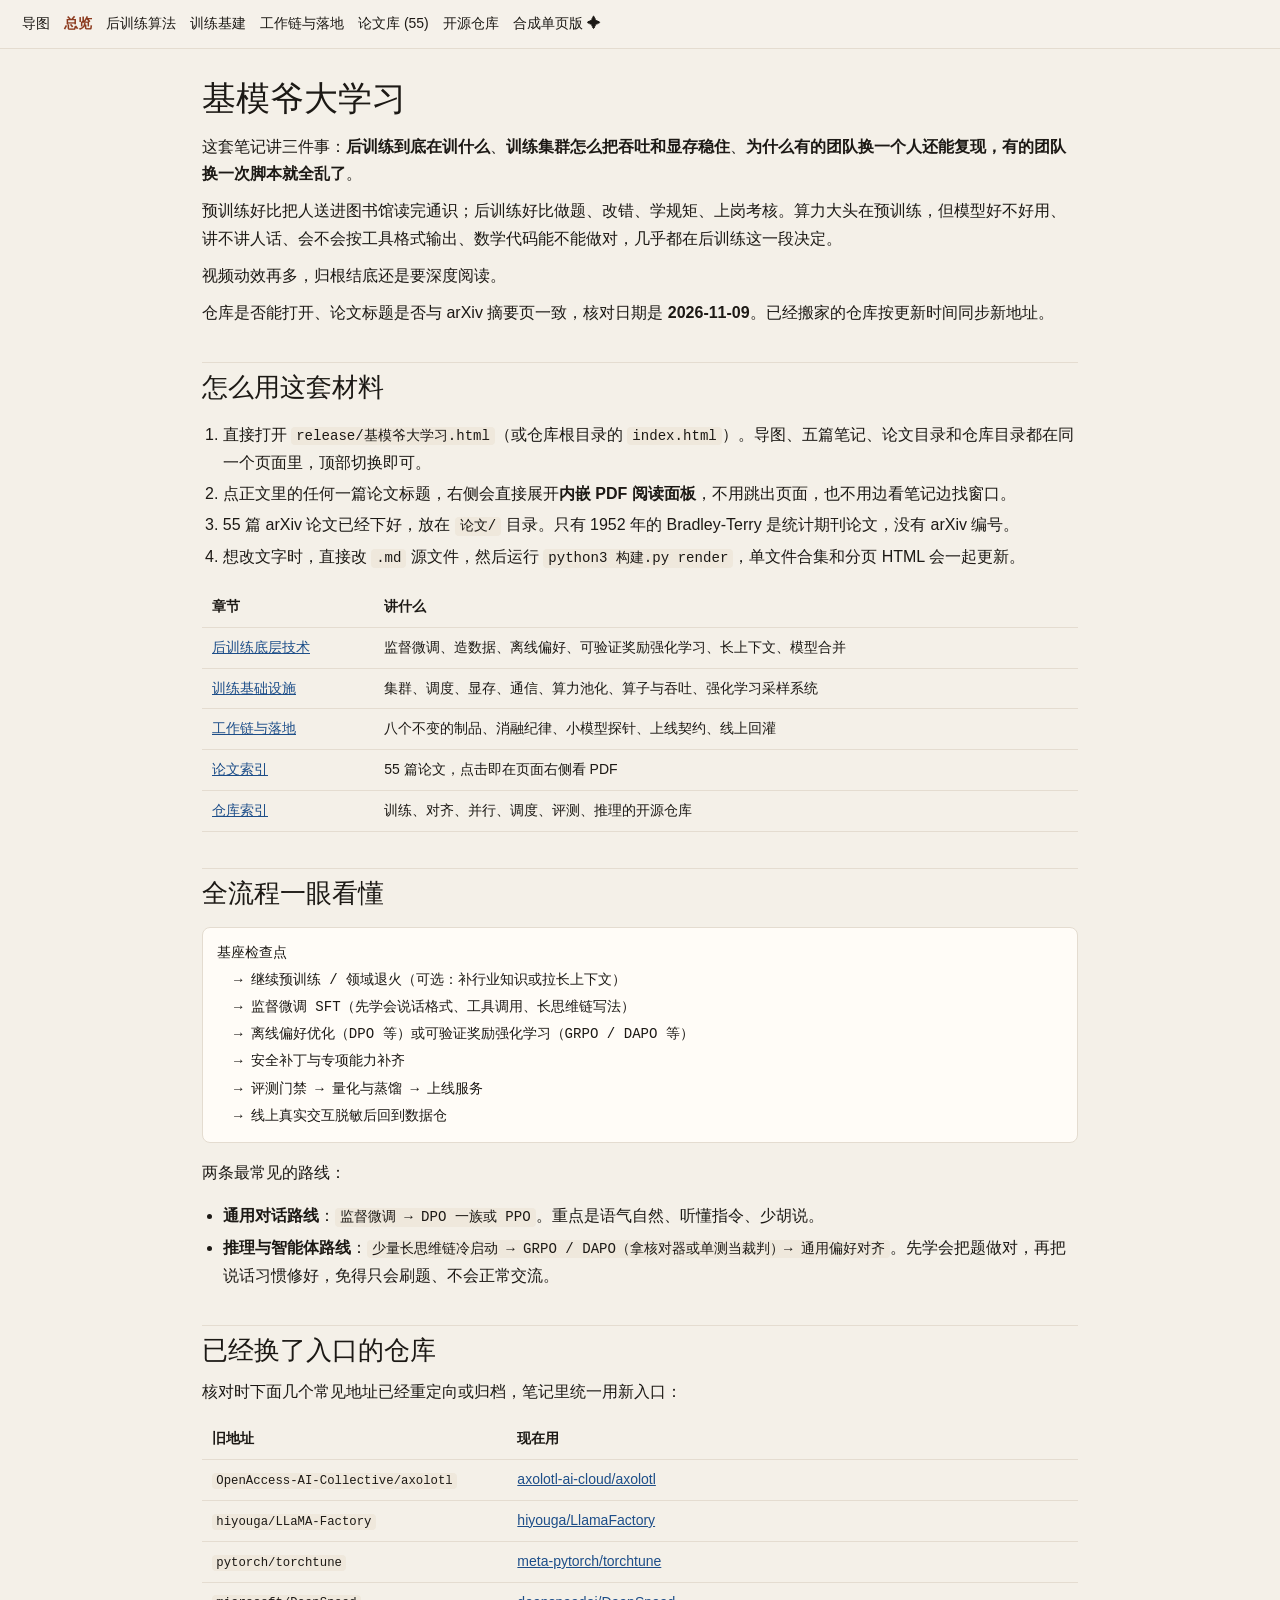
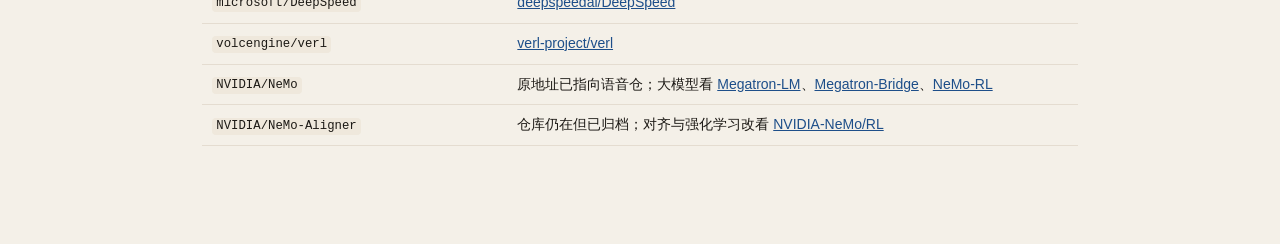
<file: README.html>
<!DOCTYPE html>
<html lang="zh-CN">
<head>
<meta charset="utf-8">
<meta name="viewport" content="width=device-width, initial-scale=1">
<title>README · 基模爷大学习</title>
<link rel="stylesheet" href="笔记.css">
</head>
<body>
<nav><a href="思维导图.html">导图</a><a class="here" href="README.html">总览</a><a href="01-后训练底层技术.html">后训练算法</a><a href="02-训练基础设施.html">训练基建</a><a href="03-工作链与落地.html">工作链与落地</a><a href="04-论文索引.html">论文库 (55)</a><a href="05-仓库索引.html">开源仓库</a><a href="release/基模爷大学习.html">合成单页版 ✦</a></nav>
<div class="page-split" id="page-split">
  <article><h1>基模爷大学习</h1>
<p>这套笔记讲三件事：<strong>后训练到底在训什么</strong>、<strong>训练集群怎么把吞吐和显存稳住</strong>、<strong>为什么有的团队换一个人还能复现，有的团队换一次脚本就全乱了</strong>。</p>
<p>预训练好比把人送进图书馆读完通识；后训练好比做题、改错、学规矩、上岗考核。算力大头在预训练，但模型好不好用、讲不讲人话、会不会按工具格式输出、数学代码能不能做对，几乎都在后训练这一段决定。</p>
<p>视频动效再多，归根结底还是要深度阅读。</p>
<p>仓库是否能打开、论文标题是否与 arXiv 摘要页一致，核对日期是 <strong>2026-11-09</strong>。已经搬家的仓库按更新时间同步新地址。</p>
<h2>怎么用这套材料</h2>
<ol>
<li>直接打开 <code>release/基模爷大学习.html</code>（或仓库根目录的 <code>index.html</code>）。导图、五篇笔记、论文目录和仓库目录都在同一个页面里，顶部切换即可。</li>
<li>点正文里的任何一篇论文标题，右侧会直接展开<strong>内嵌 PDF 阅读面板</strong>，不用跳出页面，也不用边看笔记边找窗口。</li>
<li>55 篇 arXiv 论文已经下好，放在 <code>论文/</code> 目录。只有 1952 年的 Bradley-Terry 是统计期刊论文，没有 arXiv 编号。</li>
<li>想改文字时，直接改 <code>.md</code> 源文件，然后运行 <code>python3 构建.py render</code>，单文件合集和分页 HTML 会一起更新。</li>
</ol>
<div class="table-wrap"><table>
<thead>
<tr>
<th>章节</th>
<th>讲什么</th>
</tr>
</thead>
<tbody>
<tr>
<td><a href="01-后训练底层技术.html">后训练底层技术</a></td>
<td>监督微调、造数据、离线偏好、可验证奖励强化学习、长上下文、模型合并</td>
</tr>
<tr>
<td><a href="02-训练基础设施.html">训练基础设施</a></td>
<td>集群、调度、显存、通信、算力池化、算子与吞吐、强化学习采样系统</td>
</tr>
<tr>
<td><a href="03-工作链与落地.html">工作链与落地</a></td>
<td>八个不变的制品、消融纪律、小模型探针、上线契约、线上回灌</td>
</tr>
<tr>
<td><a href="04-论文索引.html">论文索引</a></td>
<td>55 篇论文，点击即在页面右侧看 PDF</td>
</tr>
<tr>
<td><a href="05-仓库索引.html">仓库索引</a></td>
<td>训练、对齐、并行、调度、评测、推理的开源仓库</td>
</tr>
</tbody>
</table></div>
<h2>全流程一眼看懂</h2>
<pre><code class="language-text">基座检查点
  → 继续预训练 / 领域退火（可选：补行业知识或拉长上下文）
  → 监督微调 SFT（先学会说话格式、工具调用、长思维链写法）
  → 离线偏好优化（DPO 等）或可验证奖励强化学习（GRPO / DAPO 等）
  → 安全补丁与专项能力补齐
  → 评测门禁 → 量化与蒸馏 → 上线服务
  → 线上真实交互脱敏后回到数据仓
</code></pre>
<p>两条最常见的路线：</p>
<ul>
<li><strong>通用对话路线</strong>：<code>监督微调 → DPO 一族或 PPO</code>。重点是语气自然、听懂指令、少胡说。</li>
<li><strong>推理与智能体路线</strong>：<code>少量长思维链冷启动 → GRPO / DAPO（拿核对器或单测当裁判）→ 通用偏好对齐</code>。先学会把题做对，再把说话习惯修好，免得只会刷题、不会正常交流。</li>
</ul>
<h2>已经换了入口的仓库</h2>
<p>核对时下面几个常见地址已经重定向或归档，笔记里统一用新入口：</p>
<div class="table-wrap"><table>
<thead>
<tr>
<th>旧地址</th>
<th>现在用</th>
</tr>
</thead>
<tbody>
<tr>
<td><code>OpenAccess-AI-Collective/axolotl</code></td>
<td><a href="https://github.com/axolotl-ai-cloud/axolotl">axolotl-ai-cloud/axolotl</a></td>
</tr>
<tr>
<td><code>hiyouga/LLaMA-Factory</code></td>
<td><a href="https://github.com/hiyouga/LlamaFactory">hiyouga/LlamaFactory</a></td>
</tr>
<tr>
<td><code>pytorch/torchtune</code></td>
<td><a href="https://github.com/meta-pytorch/torchtune">meta-pytorch/torchtune</a></td>
</tr>
<tr>
<td><code>microsoft/DeepSpeed</code></td>
<td><a href="https://github.com/deepspeedai/DeepSpeed">deepspeedai/DeepSpeed</a></td>
</tr>
<tr>
<td><code>volcengine/verl</code></td>
<td><a href="https://github.com/verl-project/verl">verl-project/verl</a></td>
</tr>
<tr>
<td><code>NVIDIA/NeMo</code></td>
<td>原地址已指向语音仓；大模型看 <a href="https://github.com/NVIDIA/Megatron-LM">Megatron-LM</a>、<a href="https://github.com/NVIDIA-NeMo/Megatron-Bridge">Megatron-Bridge</a>、<a href="https://github.com/NVIDIA-NeMo/RL">NeMo-RL</a></td>
</tr>
<tr>
<td><code>NVIDIA/NeMo-Aligner</code></td>
<td>仓库仍在但已归档；对齐与强化学习改看 <a href="https://github.com/NVIDIA-NeMo/RL">NVIDIA-NeMo/RL</a></td>
</tr>
</tbody>
</table></div></article>
  <aside class="inline-reader" id="inline-reader" hidden>
    <div class="inline-reader-bar">
      <strong id="ir-title">论文阅读</strong>
      <div>
        <a id="ir-open" href="#" target="_blank" rel="noopener">新窗口</a>
        <button type="button" id="ir-close">关闭 ✕</button>
      </div>
    </div>
    <iframe id="ir-frame" title="论文 PDF"></iframe>
  </aside>
</div>
<script>
document.addEventListener("click", (e) => {
  const a = e.target.closest("a[data-paper]");
  if (!a) return;
  e.preventDefault();
  const box = document.getElementById("inline-reader");
  const frame = document.getElementById("ir-frame");
  document.getElementById("ir-title").textContent = a.dataset.title || a.textContent;
  document.getElementById("ir-open").href = a.getAttribute("href");
  frame.src = a.getAttribute("href");
  box.hidden = false;
  document.getElementById("page-split").classList.add("has-reader");
});
document.getElementById("ir-close").addEventListener("click", () => {
  document.getElementById("inline-reader").hidden = true;
  document.getElementById("page-split").classList.remove("has-reader");
});
</script>
</body>
</html>
</file>
<file: 笔记.css>
:root {
  --paper: #f4f0e8;
  --ink: #1c1915;
  --muted: #6d645a;
  --line: #e4dcd0;
  --card: #fffcf7;
  --accent: #8c3a1e;
  --link: #1d4e89;
}
* { box-sizing: border-box; }
html { scroll-behavior: smooth; }
body {
  margin: 0;
  background: var(--paper);
  color: var(--ink);
  font-family: "PingFang SC", "Hiragino Sans GB", "Noto Sans SC", "Source Han Sans SC", sans-serif;
  font-size: 16px;
  line-height: 1.7;
}
nav {
  position: sticky;
  top: 0;
  z-index: 2;
  display: flex;
  flex-wrap: wrap;
  gap: 8px 14px;
  align-items: center;
  padding: 12px 22px;
  background: color-mix(in srgb, var(--paper) 92%, white);
  border-bottom: 1px solid var(--line);
}
nav a {
  color: var(--ink);
  text-decoration: none;
  font-size: 14px;
}
nav a:hover { color: var(--accent); }
nav .here { color: var(--accent); font-weight: 600; }
.page-split {
  display: grid;
  grid-template-columns: minmax(0, 1fr);
}
.page-split.has-reader {
  grid-template-columns: minmax(360px, 1fr) 48vw;
}
article {
  max-width: 920px;
  margin: 0 auto;
  padding: 28px 22px 80px;
}
.inline-reader {
  position: sticky;
  top: 49px;
  height: calc(100vh - 49px);
  display: flex;
  flex-direction: column;
  background: #2b2927;
  color: #f6f2eb;
  border-left: 1px solid var(--line);
}
.inline-reader[hidden] { display: none; }
.inline-reader-bar {
  display: flex;
  justify-content: space-between;
  align-items: center;
  gap: 10px;
  padding: 8px 12px;
  background: #1f1d1b;
  font-size: 13px;
}
.inline-reader-bar strong {
  overflow: hidden;
  text-overflow: ellipsis;
  white-space: nowrap;
}
.inline-reader-bar a, .inline-reader-bar button {
  font: inherit;
  font-size: 12px;
  color: #f6f2eb;
  background: #35322e;
  border: 1px solid #4d4842;
  border-radius: 6px;
  padding: 3px 8px;
  text-decoration: none;
  cursor: pointer;
}
.inline-reader iframe {
  flex: 1;
  width: 100%;
  border: 0;
}
h1, h2, h3 {
  font-family: "Iowan Old Style", "Palatino Linotype", "Songti SC", serif;
  font-weight: 500;
  line-height: 1.3;
  scroll-margin-top: 64px;
}
h1 { font-size: 34px; margin: 0 0 12px; }
h2 { font-size: 26px; margin: 36px 0 10px; padding-top: 8px; border-top: 1px solid var(--line); }
h3 { font-size: 20px; margin: 26px 0 8px; }
p { margin: 10px 0; }
a { color: var(--link); }
.paper-link {
  font-weight: 500;
  text-decoration: none;
  border-bottom: 1px solid color-mix(in srgb, var(--link) 35%, transparent);
}
.read-pill {
  display: inline-block;
  margin-left: 6px;
  padding: 1px 7px;
  font-size: 11px;
  color: var(--accent);
  background: #efe5d8;
  border-radius: 999px;
}
a.arxiv {
  margin-left: 6px;
  font-size: 12px;
  color: var(--muted);
  text-decoration: none;
  border-bottom: 1px solid var(--line);
}
ul, ol { padding-left: 1.3em; }
li { margin: 4px 0; }
code {
  font-family: "SF Mono", "Menlo", "Consolas", monospace;
  font-size: 0.88em;
  background: #efe8dc;
  padding: 0.1em 0.35em;
  border-radius: 4px;
}
pre {
  overflow: auto;
  padding: 12px 14px;
  background: var(--card);
  border: 1px solid var(--line);
  border-radius: 8px;
}
pre code { background: transparent; padding: 0; }
.table-wrap {
  overflow-x: auto;
  margin: 14px 0 22px;
}
table {
  width: 100%;
  border-collapse: collapse;
  font-size: 14px;
}
th, td {
  text-align: left;
  vertical-align: top;
  padding: 8px 10px;
  border-bottom: 1px solid var(--line);
}
th { font-weight: 600; }
.math {
  font-family: "Iowan Old Style", "Palatino Linotype", "Times New Roman", serif;
  font-style: italic;
}
.flow {
  margin: 14px 0 20px;
  padding: 12px 14px;
  background: var(--card);
  border: 1px solid var(--line);
  border-left: 3px solid var(--accent);
  border-radius: 8px;
}
.flow p { margin: 4px 0; }
blockquote {
  margin: 12px 0;
  padding-left: 12px;
  border-left: 3px solid var(--line);
  color: var(--muted);
}
</file>
